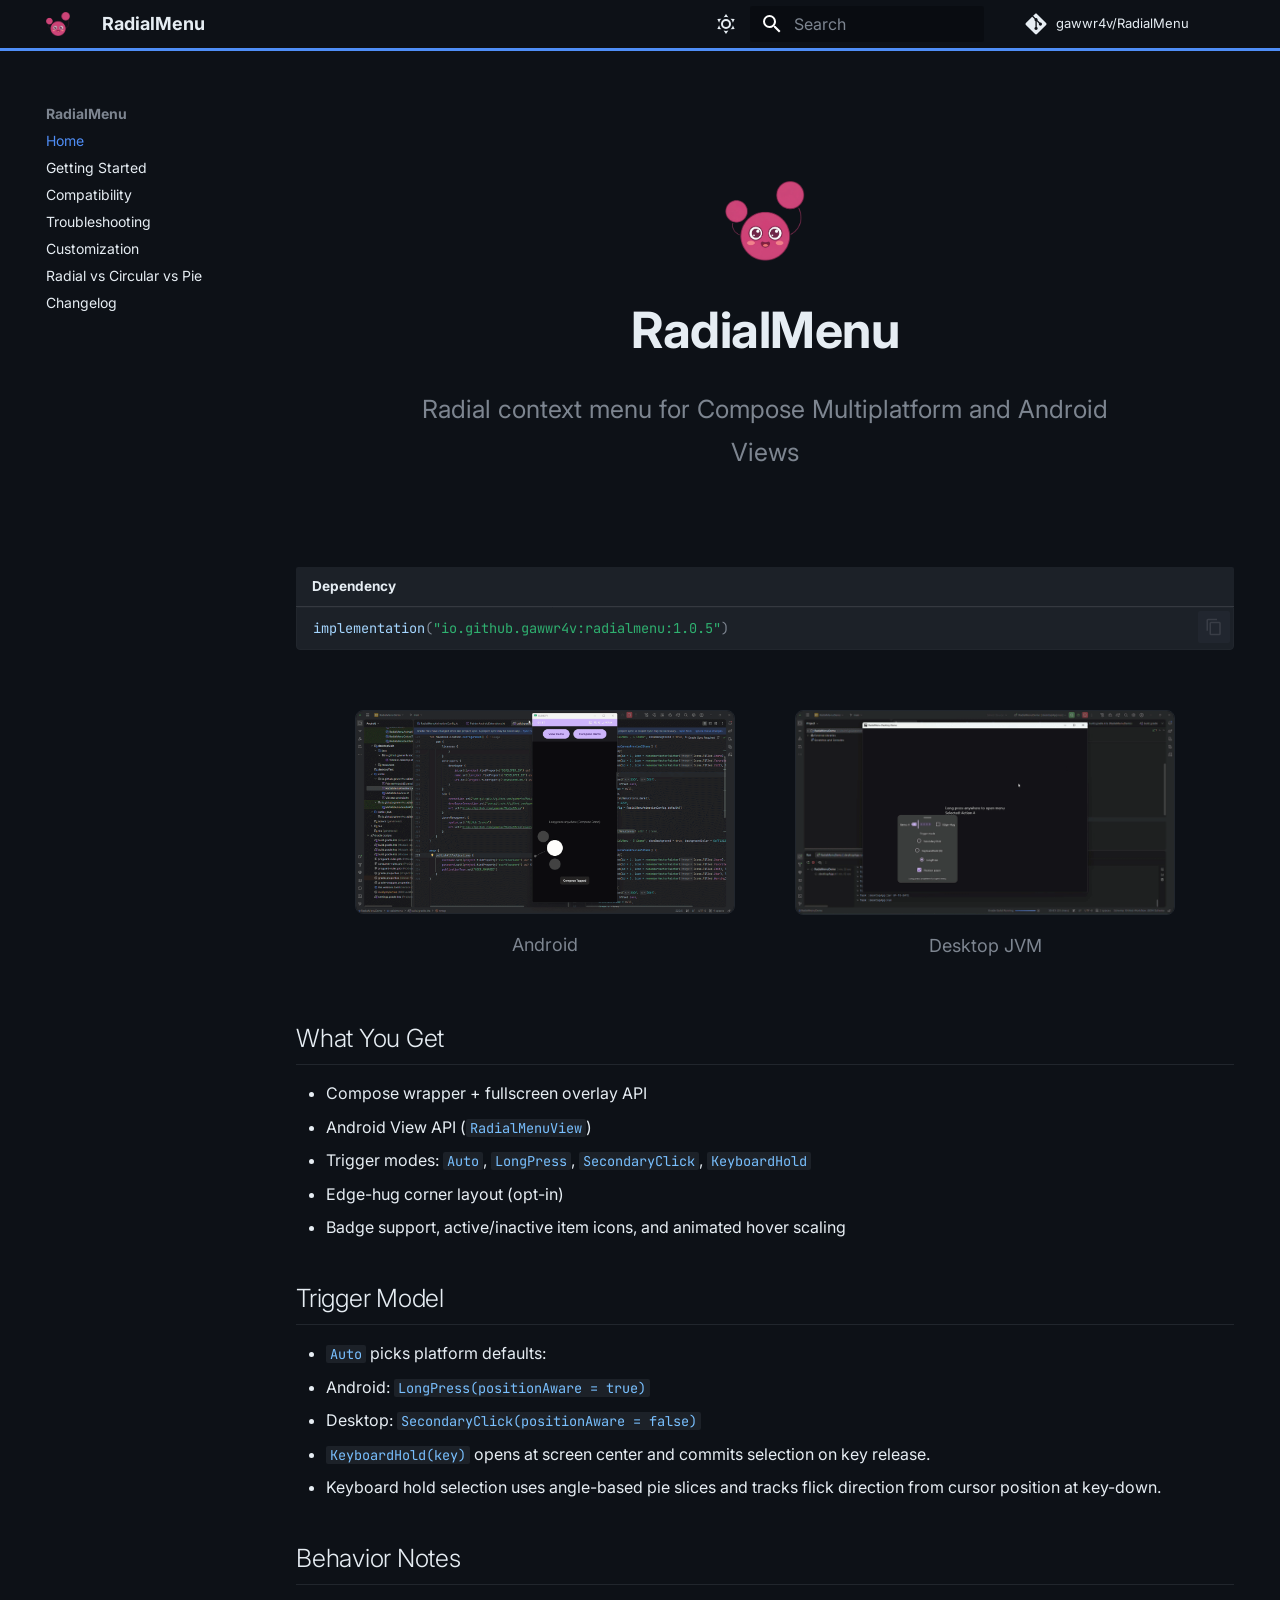
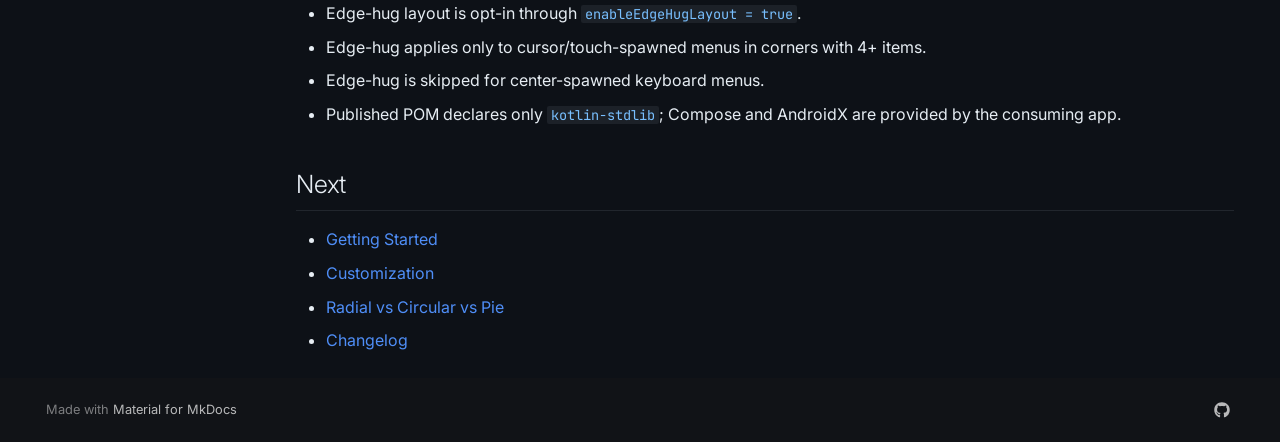
<file: site/index.html>
<!doctype html><html lang=en class=no-js> <head><meta charset=utf-8><meta name=viewport content="width=device-width,initial-scale=1"><meta name=description content="RadialMenu is a Kotlin Multiplatform radial, circular, and pie menu library for Compose Multiplatform and Android Views."><link href=https://gawwr4v.github.io/RadialMenu/ rel=canonical><link href=getting-started/ rel=next><link rel=icon href=assets/favicon.png><meta name=generator content="mkdocs-1.6.1, mkdocs-material-9.7.5"><title>RadialMenu - Radial Context Menu for Android and Desktop - RadialMenu</title><link rel=stylesheet href=assets/stylesheets/main.484c7ddc.min.css><link rel=stylesheet href=assets/stylesheets/palette.ab4e12ef.min.css><link rel=preconnect href=https://fonts.gstatic.com crossorigin><link rel=stylesheet href="https://fonts.googleapis.com/css?family=Inter:300,300i,400,400i,700,700i%7CJetBrains+Mono:400,400i,700,700i&display=fallback"><style>:root{--md-text-font:"Inter";--md-code-font:"JetBrains Mono"}</style><link rel=stylesheet href=stylesheets/custom.css><script>__md_scope=new URL(".",location),__md_hash=e=>[...e].reduce(((e,_)=>(e<<5)-e+_.charCodeAt(0)),0),__md_get=(e,_=localStorage,t=__md_scope)=>JSON.parse(_.getItem(t.pathname+"."+e)),__md_set=(e,_,t=localStorage,a=__md_scope)=>{try{t.setItem(a.pathname+"."+e,JSON.stringify(_))}catch(e){}}</script><script id=__analytics>function __md_analytics(){function e(){dataLayer.push(arguments)}window.dataLayer=window.dataLayer||[],e("js",new Date),e("config","G-LD029KLGPK"),document.addEventListener("DOMContentLoaded",(function(){document.forms.search&&document.forms.search.query.addEventListener("blur",(function(){this.value&&e("event","search",{search_term:this.value})}));document$.subscribe((function(){var t=document.forms.feedback;if(void 0!==t)for(var a of t.querySelectorAll("[type=submit]"))a.addEventListener("click",(function(a){a.preventDefault();var n=document.location.pathname,d=this.getAttribute("data-md-value");e("event","feedback",{page:n,data:d}),t.firstElementChild.disabled=!0;var r=t.querySelector(".md-feedback__note [data-md-value='"+d+"']");r&&(r.hidden=!1)})),t.hidden=!1})),location$.subscribe((function(t){e("config","G-LD029KLGPK",{page_path:t.pathname})}))}));var t=document.createElement("script");t.async=!0,t.src="https://www.googletagmanager.com/gtag/js?id=G-LD029KLGPK",document.getElementById("__analytics").insertAdjacentElement("afterEnd",t)}</script><script>"undefined"!=typeof __md_analytics&&__md_analytics()</script></head> <body dir=ltr data-md-color-scheme=slate data-md-color-primary=custom data-md-color-accent=custom> <input class=md-toggle data-md-toggle=drawer type=checkbox id=__drawer autocomplete=off> <input class=md-toggle data-md-toggle=search type=checkbox id=__search autocomplete=off> <label class=md-overlay for=__drawer></label> <div data-md-component=skip> <a href=#what-you-get class=md-skip> Skip to content </a> </div> <div data-md-component=announce> </div> <header class="md-header md-header--shadow" data-md-component=header> <nav class="md-header__inner md-grid" aria-label=Header> <a href=. title=RadialMenu class="md-header__button md-logo" aria-label=RadialMenu data-md-component=logo> <img src=assets/radialMenuLogo.png alt=logo> </a> <label class="md-header__button md-icon" for=__drawer> <svg xmlns=http://www.w3.org/2000/svg viewbox="0 0 24 24"><path d="M3 6h18v2H3zm0 5h18v2H3zm0 5h18v2H3z"/></svg> </label> <div class=md-header__title data-md-component=header-title> <div class=md-header__ellipsis> <div class=md-header__topic> <span class=md-ellipsis> RadialMenu </span> </div> <div class=md-header__topic data-md-component=header-topic> <span class=md-ellipsis> RadialMenu - Radial Context Menu for Android and Desktop </span> </div> </div> </div> <form class=md-header__option data-md-component=palette> <input class=md-option data-md-color-media data-md-color-scheme=slate data-md-color-primary=custom data-md-color-accent=custom aria-label="Switch to light mode" type=radio name=__palette id=__palette_0> <label class="md-header__button md-icon" title="Switch to light mode" for=__palette_1 hidden> <svg xmlns=http://www.w3.org/2000/svg viewbox="0 0 24 24"><path d="M12 7a5 5 0 0 1 5 5 5 5 0 0 1-5 5 5 5 0 0 1-5-5 5 5 0 0 1 5-5m0 2a3 3 0 0 0-3 3 3 3 0 0 0 3 3 3 3 0 0 0 3-3 3 3 0 0 0-3-3m0-7 2.39 3.42C13.65 5.15 12.84 5 12 5s-1.65.15-2.39.42zM3.34 7l4.16-.35A7.2 7.2 0 0 0 5.94 8.5c-.44.74-.69 1.5-.83 2.29zm.02 10 1.76-3.77a7.131 7.131 0 0 0 2.38 4.14zM20.65 7l-1.77 3.79a7.02 7.02 0 0 0-2.38-4.15zm-.01 10-4.14.36c.59-.51 1.12-1.14 1.54-1.86.42-.73.69-1.5.83-2.29zM12 22l-2.41-3.44c.74.27 1.55.44 2.41.44.82 0 1.63-.17 2.37-.44z"/></svg> </label> <input class=md-option data-md-color-media data-md-color-scheme=default data-md-color-primary=custom data-md-color-accent=custom aria-label="Switch to dark mode" type=radio name=__palette id=__palette_1> <label class="md-header__button md-icon" title="Switch to dark mode" for=__palette_0 hidden> <svg xmlns=http://www.w3.org/2000/svg viewbox="0 0 24 24"><path d="m17.75 4.09-2.53 1.94.91 3.06-2.63-1.81-2.63 1.81.91-3.06-2.53-1.94L12.44 4l1.06-3 1.06 3zm3.5 6.91-1.64 1.25.59 1.98-1.7-1.17-1.7 1.17.59-1.98L15.75 11l2.06-.05L18.5 9l.69 1.95zm-2.28 4.95c.83-.08 1.72 1.1 1.19 1.85-.32.45-.66.87-1.08 1.27C15.17 23 8.84 23 4.94 19.07c-3.91-3.9-3.91-10.24 0-14.14.4-.4.82-.76 1.27-1.08.75-.53 1.93.36 1.85 1.19-.27 2.86.69 5.83 2.89 8.02a9.96 9.96 0 0 0 8.02 2.89m-1.64 2.02a12.08 12.08 0 0 1-7.8-3.47c-2.17-2.19-3.33-5-3.49-7.82-2.81 3.14-2.7 7.96.31 10.98 3.02 3.01 7.84 3.12 10.98.31"/></svg> </label> </form> <script>var palette=__md_get("__palette");if(palette&&palette.color){if("(prefers-color-scheme)"===palette.color.media){var media=matchMedia("(prefers-color-scheme: light)"),input=document.querySelector(media.matches?"[data-md-color-media='(prefers-color-scheme: light)']":"[data-md-color-media='(prefers-color-scheme: dark)']");palette.color.media=input.getAttribute("data-md-color-media"),palette.color.scheme=input.getAttribute("data-md-color-scheme"),palette.color.primary=input.getAttribute("data-md-color-primary"),palette.color.accent=input.getAttribute("data-md-color-accent")}for(var[key,value]of Object.entries(palette.color))document.body.setAttribute("data-md-color-"+key,value)}</script> <label class="md-header__button md-icon" for=__search> <svg xmlns=http://www.w3.org/2000/svg viewbox="0 0 24 24"><path d="M9.5 3A6.5 6.5 0 0 1 16 9.5c0 1.61-.59 3.09-1.56 4.23l.27.27h.79l5 5-1.5 1.5-5-5v-.79l-.27-.27A6.52 6.52 0 0 1 9.5 16 6.5 6.5 0 0 1 3 9.5 6.5 6.5 0 0 1 9.5 3m0 2C7 5 5 7 5 9.5S7 14 9.5 14 14 12 14 9.5 12 5 9.5 5"/></svg> </label> <div class=md-search data-md-component=search role=dialog> <label class=md-search__overlay for=__search></label> <div class=md-search__inner role=search> <form class=md-search__form name=search> <input type=text class=md-search__input name=query aria-label=Search placeholder=Search autocapitalize=off autocorrect=off autocomplete=off spellcheck=false data-md-component=search-query required> <label class="md-search__icon md-icon" for=__search> <svg xmlns=http://www.w3.org/2000/svg viewbox="0 0 24 24"><path d="M9.5 3A6.5 6.5 0 0 1 16 9.5c0 1.61-.59 3.09-1.56 4.23l.27.27h.79l5 5-1.5 1.5-5-5v-.79l-.27-.27A6.52 6.52 0 0 1 9.5 16 6.5 6.5 0 0 1 3 9.5 6.5 6.5 0 0 1 9.5 3m0 2C7 5 5 7 5 9.5S7 14 9.5 14 14 12 14 9.5 12 5 9.5 5"/></svg> <svg xmlns=http://www.w3.org/2000/svg viewbox="0 0 24 24"><path d="M20 11v2H8l5.5 5.5-1.42 1.42L4.16 12l7.92-7.92L13.5 5.5 8 11z"/></svg> </label> <nav class=md-search__options aria-label=Search> <button type=reset class="md-search__icon md-icon" title=Clear aria-label=Clear tabindex=-1> <svg xmlns=http://www.w3.org/2000/svg viewbox="0 0 24 24"><path d="M19 6.41 17.59 5 12 10.59 6.41 5 5 6.41 10.59 12 5 17.59 6.41 19 12 13.41 17.59 19 19 17.59 13.41 12z"/></svg> </button> </nav> <div class=md-search__suggest data-md-component=search-suggest></div> </form> <div class=md-search__output> <div class=md-search__scrollwrap tabindex=0 data-md-scrollfix> <div class=md-search-result data-md-component=search-result> <div class=md-search-result__meta> Initializing search </div> <ol class=md-search-result__list role=presentation></ol> </div> </div> </div> </div> </div> <div class=md-header__source> <a href=https://github.com/gawwr4v/RadialMenu title="Go to repository" class=md-source data-md-component=source> <div class="md-source__icon md-icon"> <svg xmlns=http://www.w3.org/2000/svg viewbox="0 0 448 512"><!-- Font Awesome Free 7.1.0 by @fontawesome - https://fontawesome.com License - https://fontawesome.com/license/free (Icons: CC BY 4.0, Fonts: SIL OFL 1.1, Code: MIT License) Copyright 2025 Fonticons, Inc.--><path d="M439.6 236.1 244 40.5c-5.4-5.5-12.8-8.5-20.4-8.5s-15 3-20.4 8.4L162.5 81l51.5 51.5c27.1-9.1 52.7 16.8 43.4 43.7l49.7 49.7c34.2-11.8 61.2 31 35.5 56.7-26.5 26.5-70.2-2.9-56-37.3L240.3 199v121.9c25.3 12.5 22.3 41.8 9.1 55-6.4 6.4-15.2 10.1-24.3 10.1s-17.8-3.6-24.3-10.1c-17.6-17.6-11.1-46.9 11.2-56v-123c-20.8-8.5-24.6-30.7-18.6-45L142.6 101 8.5 235.1C3 240.6 0 247.9 0 255.5s3 15 8.5 20.4l195.6 195.7c5.4 5.4 12.7 8.4 20.4 8.4s15-3 20.4-8.4l194.7-194.7c5.4-5.4 8.4-12.8 8.4-20.4s-3-15-8.4-20.4"/></svg> </div> <div class=md-source__repository> gawwr4v/RadialMenu </div> </a> </div> </nav> </header> <div class=md-container data-md-component=container> <main class=md-main data-md-component=main> <div class="md-main__inner md-grid"> <div class="md-sidebar md-sidebar--primary" data-md-component=sidebar data-md-type=navigation> <div class=md-sidebar__scrollwrap> <div class=md-sidebar__inner> <nav class="md-nav md-nav--primary" aria-label=Navigation data-md-level=0> <label class=md-nav__title for=__drawer> <a href=. title=RadialMenu class="md-nav__button md-logo" aria-label=RadialMenu data-md-component=logo> <img src=assets/radialMenuLogo.png alt=logo> </a> RadialMenu </label> <div class=md-nav__source> <a href=https://github.com/gawwr4v/RadialMenu title="Go to repository" class=md-source data-md-component=source> <div class="md-source__icon md-icon"> <svg xmlns=http://www.w3.org/2000/svg viewbox="0 0 448 512"><!-- Font Awesome Free 7.1.0 by @fontawesome - https://fontawesome.com License - https://fontawesome.com/license/free (Icons: CC BY 4.0, Fonts: SIL OFL 1.1, Code: MIT License) Copyright 2025 Fonticons, Inc.--><path d="M439.6 236.1 244 40.5c-5.4-5.5-12.8-8.5-20.4-8.5s-15 3-20.4 8.4L162.5 81l51.5 51.5c27.1-9.1 52.7 16.8 43.4 43.7l49.7 49.7c34.2-11.8 61.2 31 35.5 56.7-26.5 26.5-70.2-2.9-56-37.3L240.3 199v121.9c25.3 12.5 22.3 41.8 9.1 55-6.4 6.4-15.2 10.1-24.3 10.1s-17.8-3.6-24.3-10.1c-17.6-17.6-11.1-46.9 11.2-56v-123c-20.8-8.5-24.6-30.7-18.6-45L142.6 101 8.5 235.1C3 240.6 0 247.9 0 255.5s3 15 8.5 20.4l195.6 195.7c5.4 5.4 12.7 8.4 20.4 8.4s15-3 20.4-8.4l194.7-194.7c5.4-5.4 8.4-12.8 8.4-20.4s-3-15-8.4-20.4"/></svg> </div> <div class=md-source__repository> gawwr4v/RadialMenu </div> </a> </div> <ul class=md-nav__list data-md-scrollfix> <li class="md-nav__item md-nav__item--active"> <input class="md-nav__toggle md-toggle" type=checkbox id=__toc> <label class="md-nav__link md-nav__link--active" for=__toc> <span class=md-ellipsis> Home </span> <span class="md-nav__icon md-icon"></span> </label> <a href=. class="md-nav__link md-nav__link--active"> <span class=md-ellipsis> Home </span> </a> <nav class="md-nav md-nav--secondary" aria-label="On this page"> <label class=md-nav__title for=__toc> <span class="md-nav__icon md-icon"></span> On this page </label> <ul class=md-nav__list data-md-component=toc data-md-scrollfix> <li class=md-nav__item> <a href=#what-you-get class=md-nav__link> <span class=md-ellipsis> What You Get </span> </a> </li> <li class=md-nav__item> <a href=#trigger-model class=md-nav__link> <span class=md-ellipsis> Trigger Model </span> </a> </li> <li class=md-nav__item> <a href=#behavior-notes class=md-nav__link> <span class=md-ellipsis> Behavior Notes </span> </a> </li> <li class=md-nav__item> <a href=#next class=md-nav__link> <span class=md-ellipsis> Next </span> </a> </li> </ul> </nav> </li> <li class=md-nav__item> <a href=getting-started/ class=md-nav__link> <span class=md-ellipsis> Getting Started </span> </a> </li> <li class=md-nav__item> <a href=compatibility/ class=md-nav__link> <span class=md-ellipsis> Compatibility </span> </a> </li> <li class=md-nav__item> <a href=troubleshooting/ class=md-nav__link> <span class=md-ellipsis> Troubleshooting </span> </a> </li> <li class=md-nav__item> <a href=customization/ class=md-nav__link> <span class=md-ellipsis> Customization </span> </a> </li> <li class=md-nav__item> <a href=alternatives/ class=md-nav__link> <span class=md-ellipsis> Radial vs Circular vs Pie </span> </a> </li> <li class=md-nav__item> <a href=changelog/ class=md-nav__link> <span class=md-ellipsis> Changelog </span> </a> </li> </ul> </nav> </div> </div> </div> <div class="md-sidebar md-sidebar--secondary" data-md-component=sidebar data-md-type=toc hidden> <div class=md-sidebar__scrollwrap> <div class=md-sidebar__inner> <nav class="md-nav md-nav--secondary" aria-label="On this page"> <label class=md-nav__title for=__toc> <span class="md-nav__icon md-icon"></span> On this page </label> <ul class=md-nav__list data-md-component=toc data-md-scrollfix> <li class=md-nav__item> <a href=#what-you-get class=md-nav__link> <span class=md-ellipsis> What You Get </span> </a> </li> <li class=md-nav__item> <a href=#trigger-model class=md-nav__link> <span class=md-ellipsis> Trigger Model </span> </a> </li> <li class=md-nav__item> <a href=#behavior-notes class=md-nav__link> <span class=md-ellipsis> Behavior Notes </span> </a> </li> <li class=md-nav__item> <a href=#next class=md-nav__link> <span class=md-ellipsis> Next </span> </a> </li> </ul> </nav> </div> </div> </div> <div class=md-content data-md-component=content> <article class="md-content__inner md-typeset"> <div class=homepage-hero> <img src=assets/radialMenuLogo.png alt="RadialMenu logo" width=80 height=80> <h1>RadialMenu</h1> <p class=tagline>Radial context menu for Compose Multiplatform and Android Views</p> </div> <div class=highlight><span class=filename>Dependency</span><pre><span></span><code><a id=__codelineno-0-1 name=__codelineno-0-1 href=#__codelineno-0-1></a><span class=n>implementation</span><span class=p>(</span><span class=s>&quot;io.github.gawwr4v:radialmenu:1.0.5&quot;</span><span class=p>)</span>
</code></pre></div> <div align=center style="margin: 3rem 0; display: flex; justify-content: center; gap: 3rem; flex-wrap: wrap;"> <div style="text-align: center;"> <img src=assets/demo1.gif alt="RadialMenu on Android" width=380 style="border-radius: 8px; border: 1px solid var(--md-border-color); margin-bottom: 0.5rem;"> <div style="font-size: 0.9rem; color: var(--md-default-fg-color--light);">Android</div> </div> <div style="text-align: center;"> <img src=assets/demo2.gif alt="RadialMenu on Desktop" width=380 style="border-radius: 8px; border: 1px solid var(--md-border-color); margin-bottom: 0.5rem;"> <div style="font-size: 0.9rem; color: var(--md-default-fg-color--light);">Desktop JVM</div> </div> </div> <h2 id=what-you-get>What You Get<a class=headerlink href=#what-you-get title="Permanent link">&para;</a></h2> <ul> <li>Compose wrapper + fullscreen overlay API</li> <li>Android View API (<code>RadialMenuView</code>)</li> <li>Trigger modes: <code>Auto</code>, <code>LongPress</code>, <code>SecondaryClick</code>, <code>KeyboardHold</code></li> <li>Edge-hug corner layout (opt-in)</li> <li>Badge support, active/inactive item icons, and animated hover scaling</li> </ul> <h2 id=trigger-model>Trigger Model<a class=headerlink href=#trigger-model title="Permanent link">&para;</a></h2> <ul> <li><code>Auto</code> picks platform defaults:</li> <li>Android: <code>LongPress(positionAware = true)</code></li> <li>Desktop: <code>SecondaryClick(positionAware = false)</code></li> <li><code>KeyboardHold(key)</code> opens at screen center and commits selection on key release.</li> <li>Keyboard hold selection uses angle-based pie slices and tracks flick direction from cursor position at key-down.</li> </ul> <h2 id=behavior-notes>Behavior Notes<a class=headerlink href=#behavior-notes title="Permanent link">&para;</a></h2> <ul> <li>Edge-hug layout is opt-in through <code>enableEdgeHugLayout = true</code>.</li> <li>Edge-hug applies only to cursor/touch-spawned menus in corners with 4+ items.</li> <li>Edge-hug is skipped for center-spawned keyboard menus.</li> <li>Published POM declares only <code>kotlin-stdlib</code>; Compose and AndroidX are provided by the consuming app.</li> </ul> <h2 id=next>Next<a class=headerlink href=#next title="Permanent link">&para;</a></h2> <ul> <li><a href=getting-started/ >Getting Started</a></li> <li><a href=customization/ >Customization</a></li> <li><a href=alternatives/ >Radial vs Circular vs Pie</a></li> <li><a href=changelog/ >Changelog</a></li> </ul> </article> </div> <script>var tabs=__md_get("__tabs");if(Array.isArray(tabs))e:for(var set of document.querySelectorAll(".tabbed-set")){var labels=set.querySelector(".tabbed-labels");for(var tab of tabs)for(var label of labels.getElementsByTagName("label"))if(label.innerText.trim()===tab){var input=document.getElementById(label.htmlFor);input.checked=!0;continue e}}</script> <script>var target=document.getElementById(location.hash.slice(1));target&&target.name&&(target.checked=target.name.startsWith("__tabbed_"))</script> </div> <button type=button class="md-top md-icon" data-md-component=top hidden> <svg xmlns=http://www.w3.org/2000/svg viewbox="0 0 24 24"><path d="M13 20h-2V8l-5.5 5.5-1.42-1.42L12 4.16l7.92 7.92-1.42 1.42L13 8z"/></svg> Back to top </button> </main> <footer class=md-footer> <div class="md-footer-meta md-typeset"> <div class="md-footer-meta__inner md-grid"> <div class=md-copyright> Made with <a href=https://squidfunk.github.io/mkdocs-material/ target=_blank rel=noopener> Material for MkDocs </a> </div> <div class=md-social> <a href=https://github.com/gawwr4v/RadialMenu target=_blank rel=noopener title=github.com class=md-social__link> <svg xmlns=http://www.w3.org/2000/svg viewbox="0 0 512 512"><!-- Font Awesome Free 7.1.0 by @fontawesome - https://fontawesome.com License - https://fontawesome.com/license/free (Icons: CC BY 4.0, Fonts: SIL OFL 1.1, Code: MIT License) Copyright 2025 Fonticons, Inc.--><path d="M173.9 397.4c0 2-2.3 3.6-5.2 3.6-3.3.3-5.6-1.3-5.6-3.6 0-2 2.3-3.6 5.2-3.6 3-.3 5.6 1.3 5.6 3.6m-31.1-4.5c-.7 2 1.3 4.3 4.3 4.9 2.6 1 5.6 0 6.2-2s-1.3-4.3-4.3-5.2c-2.6-.7-5.5.3-6.2 2.3m44.2-1.7c-2.9.7-4.9 2.6-4.6 4.9.3 2 2.9 3.3 5.9 2.6 2.9-.7 4.9-2.6 4.6-4.6-.3-1.9-3-3.2-5.9-2.9M252.8 8C114.1 8 8 113.3 8 252c0 110.9 69.8 205.8 169.5 239.2 12.8 2.3 17.3-5.6 17.3-12.1 0-6.2-.3-40.4-.3-61.4 0 0-70 15-84.7-29.8 0 0-11.4-29.1-27.8-36.6 0 0-22.9-15.7 1.6-15.4 0 0 24.9 2 38.6 25.8 21.9 38.6 58.6 27.5 72.9 20.9 2.3-16 8.8-27.1 16-33.7-55.9-6.2-112.3-14.3-112.3-110.5 0-27.5 7.6-41.3 23.6-58.9-2.6-6.5-11.1-33.3 2.6-67.9 20.9-6.5 69 27 69 27 20-5.6 41.5-8.5 62.8-8.5s42.8 2.9 62.8 8.5c0 0 48.1-33.6 69-27 13.7 34.7 5.2 61.4 2.6 67.9 16 17.7 25.8 31.5 25.8 58.9 0 96.5-58.9 104.2-114.8 110.5 9.2 7.9 17 22.9 17 46.4 0 33.7-.3 75.4-.3 83.6 0 6.5 4.6 14.4 17.3 12.1C436.2 457.8 504 362.9 504 252 504 113.3 391.5 8 252.8 8M105.2 352.9c-1.3 1-1 3.3.7 5.2 1.6 1.6 3.9 2.3 5.2 1 1.3-1 1-3.3-.7-5.2-1.6-1.6-3.9-2.3-5.2-1m-10.8-8.1c-.7 1.3.3 2.9 2.3 3.9 1.6 1 3.6.7 4.3-.7.7-1.3-.3-2.9-2.3-3.9-2-.6-3.6-.3-4.3.7m32.4 35.6c-1.6 1.3-1 4.3 1.3 6.2 2.3 2.3 5.2 2.6 6.5 1 1.3-1.3.7-4.3-1.3-6.2-2.2-2.3-5.2-2.6-6.5-1m-11.4-14.7c-1.6 1-1.6 3.6 0 5.9s4.3 3.3 5.6 2.3c1.6-1.3 1.6-3.9 0-6.2-1.4-2.3-4-3.3-5.6-2"/></svg> </a> </div> </div> </div> </footer> </div> <div class=md-dialog data-md-component=dialog> <div class="md-dialog__inner md-typeset"></div> </div> <script id=__config type=application/json>{"annotate": null, "base": ".", "features": ["navigation.instant", "navigation.tracking", "navigation.top", "search.highlight", "search.suggest", "content.code.copy", "content.tabs.link"], "search": "assets/javascripts/workers/search.2c215733.min.js", "tags": null, "translations": {"clipboard.copied": "Copied to clipboard", "clipboard.copy": "Copy to clipboard", "search.result.more.one": "1 more on this page", "search.result.more.other": "# more on this page", "search.result.none": "No matching documents", "search.result.one": "1 matching document", "search.result.other": "# matching documents", "search.result.placeholder": "Type to start searching", "search.result.term.missing": "Missing", "select.version": "Select version"}, "version": null}</script> <script src=assets/javascripts/bundle.79ae519e.min.js></script> </body> </html>
</file>
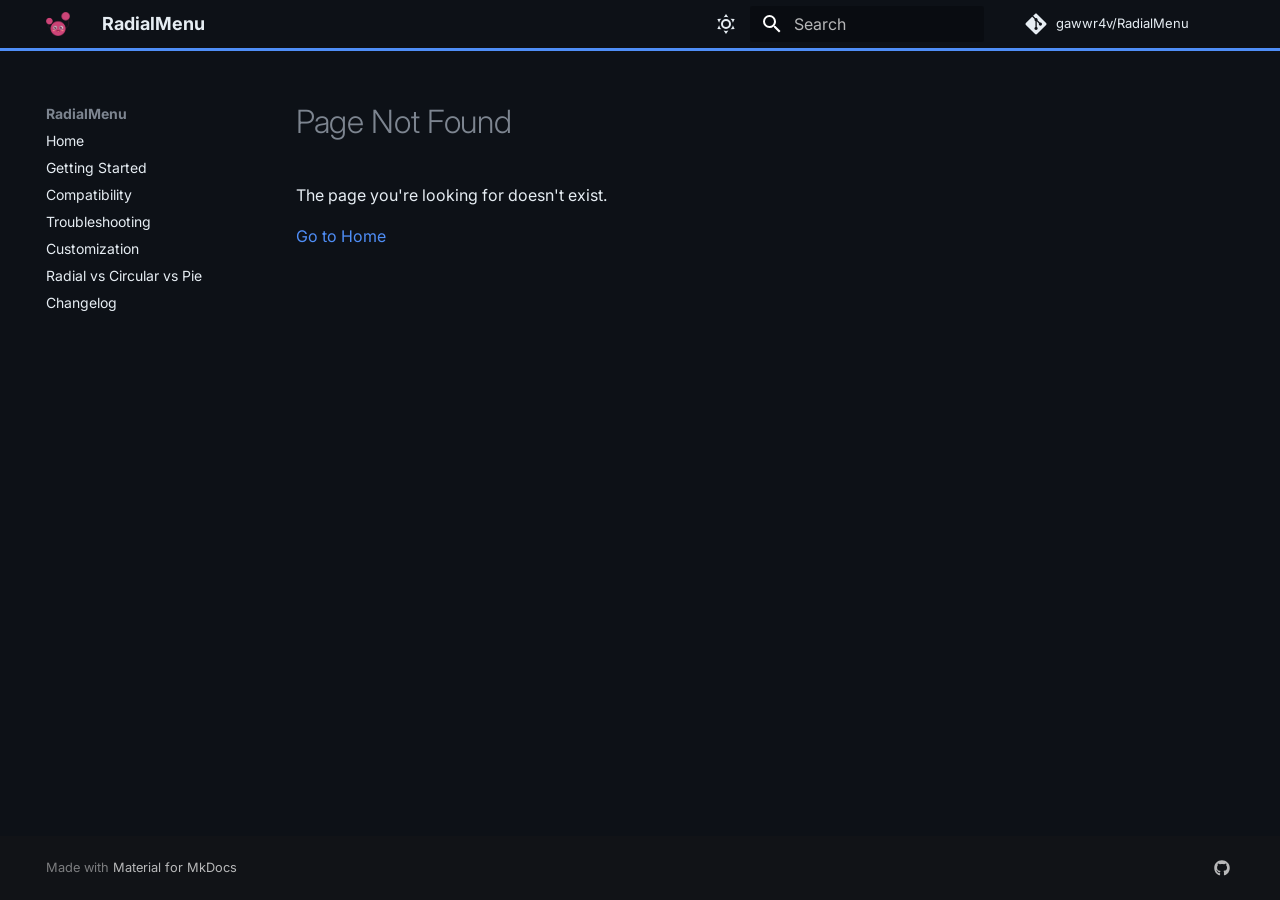
<file: site/404/index.html>
<!doctype html><html lang=en class=no-js> <head><meta charset=utf-8><meta name=viewport content="width=device-width,initial-scale=1"><meta name=description content="RadialMenu is a Kotlin Multiplatform radial, circular, and pie menu library for Compose Multiplatform and Android Views."><link href=https://gawwr4v.github.io/RadialMenu/404/ rel=canonical><link rel=icon href=../assets/favicon.png><meta name=generator content="mkdocs-1.6.1, mkdocs-material-9.7.5"><title>Page Not Found - RadialMenu</title><link rel=stylesheet href=../assets/stylesheets/main.484c7ddc.min.css><link rel=stylesheet href=../assets/stylesheets/palette.ab4e12ef.min.css><link rel=preconnect href=https://fonts.gstatic.com crossorigin><link rel=stylesheet href="https://fonts.googleapis.com/css?family=Inter:300,300i,400,400i,700,700i%7CJetBrains+Mono:400,400i,700,700i&display=fallback"><style>:root{--md-text-font:"Inter";--md-code-font:"JetBrains Mono"}</style><link rel=stylesheet href=../stylesheets/custom.css><script>__md_scope=new URL("..",location),__md_hash=e=>[...e].reduce(((e,_)=>(e<<5)-e+_.charCodeAt(0)),0),__md_get=(e,_=localStorage,t=__md_scope)=>JSON.parse(_.getItem(t.pathname+"."+e)),__md_set=(e,_,t=localStorage,a=__md_scope)=>{try{t.setItem(a.pathname+"."+e,JSON.stringify(_))}catch(e){}}</script><script id=__analytics>function __md_analytics(){function e(){dataLayer.push(arguments)}window.dataLayer=window.dataLayer||[],e("js",new Date),e("config","G-LD029KLGPK"),document.addEventListener("DOMContentLoaded",(function(){document.forms.search&&document.forms.search.query.addEventListener("blur",(function(){this.value&&e("event","search",{search_term:this.value})}));document$.subscribe((function(){var t=document.forms.feedback;if(void 0!==t)for(var a of t.querySelectorAll("[type=submit]"))a.addEventListener("click",(function(a){a.preventDefault();var n=document.location.pathname,d=this.getAttribute("data-md-value");e("event","feedback",{page:n,data:d}),t.firstElementChild.disabled=!0;var r=t.querySelector(".md-feedback__note [data-md-value='"+d+"']");r&&(r.hidden=!1)})),t.hidden=!1})),location$.subscribe((function(t){e("config","G-LD029KLGPK",{page_path:t.pathname})}))}));var t=document.createElement("script");t.async=!0,t.src="https://www.googletagmanager.com/gtag/js?id=G-LD029KLGPK",document.getElementById("__analytics").insertAdjacentElement("afterEnd",t)}</script><script>"undefined"!=typeof __md_analytics&&__md_analytics()</script></head> <body dir=ltr data-md-color-scheme=slate data-md-color-primary=custom data-md-color-accent=custom> <input class=md-toggle data-md-toggle=drawer type=checkbox id=__drawer autocomplete=off> <input class=md-toggle data-md-toggle=search type=checkbox id=__search autocomplete=off> <label class=md-overlay for=__drawer></label> <div data-md-component=skip> <a href=#page-not-found class=md-skip> Skip to content </a> </div> <div data-md-component=announce> </div> <header class="md-header md-header--shadow" data-md-component=header> <nav class="md-header__inner md-grid" aria-label=Header> <a href=.. title=RadialMenu class="md-header__button md-logo" aria-label=RadialMenu data-md-component=logo> <img src=../assets/radialMenuLogo.png alt=logo> </a> <label class="md-header__button md-icon" for=__drawer> <svg xmlns=http://www.w3.org/2000/svg viewbox="0 0 24 24"><path d="M3 6h18v2H3zm0 5h18v2H3zm0 5h18v2H3z"/></svg> </label> <div class=md-header__title data-md-component=header-title> <div class=md-header__ellipsis> <div class=md-header__topic> <span class=md-ellipsis> RadialMenu </span> </div> <div class=md-header__topic data-md-component=header-topic> <span class=md-ellipsis> Page Not Found </span> </div> </div> </div> <form class=md-header__option data-md-component=palette> <input class=md-option data-md-color-media data-md-color-scheme=slate data-md-color-primary=custom data-md-color-accent=custom aria-label="Switch to light mode" type=radio name=__palette id=__palette_0> <label class="md-header__button md-icon" title="Switch to light mode" for=__palette_1 hidden> <svg xmlns=http://www.w3.org/2000/svg viewbox="0 0 24 24"><path d="M12 7a5 5 0 0 1 5 5 5 5 0 0 1-5 5 5 5 0 0 1-5-5 5 5 0 0 1 5-5m0 2a3 3 0 0 0-3 3 3 3 0 0 0 3 3 3 3 0 0 0 3-3 3 3 0 0 0-3-3m0-7 2.39 3.42C13.65 5.15 12.84 5 12 5s-1.65.15-2.39.42zM3.34 7l4.16-.35A7.2 7.2 0 0 0 5.94 8.5c-.44.74-.69 1.5-.83 2.29zm.02 10 1.76-3.77a7.131 7.131 0 0 0 2.38 4.14zM20.65 7l-1.77 3.79a7.02 7.02 0 0 0-2.38-4.15zm-.01 10-4.14.36c.59-.51 1.12-1.14 1.54-1.86.42-.73.69-1.5.83-2.29zM12 22l-2.41-3.44c.74.27 1.55.44 2.41.44.82 0 1.63-.17 2.37-.44z"/></svg> </label> <input class=md-option data-md-color-media data-md-color-scheme=default data-md-color-primary=custom data-md-color-accent=custom aria-label="Switch to dark mode" type=radio name=__palette id=__palette_1> <label class="md-header__button md-icon" title="Switch to dark mode" for=__palette_0 hidden> <svg xmlns=http://www.w3.org/2000/svg viewbox="0 0 24 24"><path d="m17.75 4.09-2.53 1.94.91 3.06-2.63-1.81-2.63 1.81.91-3.06-2.53-1.94L12.44 4l1.06-3 1.06 3zm3.5 6.91-1.64 1.25.59 1.98-1.7-1.17-1.7 1.17.59-1.98L15.75 11l2.06-.05L18.5 9l.69 1.95zm-2.28 4.95c.83-.08 1.72 1.1 1.19 1.85-.32.45-.66.87-1.08 1.27C15.17 23 8.84 23 4.94 19.07c-3.91-3.9-3.91-10.24 0-14.14.4-.4.82-.76 1.27-1.08.75-.53 1.93.36 1.85 1.19-.27 2.86.69 5.83 2.89 8.02a9.96 9.96 0 0 0 8.02 2.89m-1.64 2.02a12.08 12.08 0 0 1-7.8-3.47c-2.17-2.19-3.33-5-3.49-7.82-2.81 3.14-2.7 7.96.31 10.98 3.02 3.01 7.84 3.12 10.98.31"/></svg> </label> </form> <script>var palette=__md_get("__palette");if(palette&&palette.color){if("(prefers-color-scheme)"===palette.color.media){var media=matchMedia("(prefers-color-scheme: light)"),input=document.querySelector(media.matches?"[data-md-color-media='(prefers-color-scheme: light)']":"[data-md-color-media='(prefers-color-scheme: dark)']");palette.color.media=input.getAttribute("data-md-color-media"),palette.color.scheme=input.getAttribute("data-md-color-scheme"),palette.color.primary=input.getAttribute("data-md-color-primary"),palette.color.accent=input.getAttribute("data-md-color-accent")}for(var[key,value]of Object.entries(palette.color))document.body.setAttribute("data-md-color-"+key,value)}</script> <label class="md-header__button md-icon" for=__search> <svg xmlns=http://www.w3.org/2000/svg viewbox="0 0 24 24"><path d="M9.5 3A6.5 6.5 0 0 1 16 9.5c0 1.61-.59 3.09-1.56 4.23l.27.27h.79l5 5-1.5 1.5-5-5v-.79l-.27-.27A6.52 6.52 0 0 1 9.5 16 6.5 6.5 0 0 1 3 9.5 6.5 6.5 0 0 1 9.5 3m0 2C7 5 5 7 5 9.5S7 14 9.5 14 14 12 14 9.5 12 5 9.5 5"/></svg> </label> <div class=md-search data-md-component=search role=dialog> <label class=md-search__overlay for=__search></label> <div class=md-search__inner role=search> <form class=md-search__form name=search> <input type=text class=md-search__input name=query aria-label=Search placeholder=Search autocapitalize=off autocorrect=off autocomplete=off spellcheck=false data-md-component=search-query required> <label class="md-search__icon md-icon" for=__search> <svg xmlns=http://www.w3.org/2000/svg viewbox="0 0 24 24"><path d="M9.5 3A6.5 6.5 0 0 1 16 9.5c0 1.61-.59 3.09-1.56 4.23l.27.27h.79l5 5-1.5 1.5-5-5v-.79l-.27-.27A6.52 6.52 0 0 1 9.5 16 6.5 6.5 0 0 1 3 9.5 6.5 6.5 0 0 1 9.5 3m0 2C7 5 5 7 5 9.5S7 14 9.5 14 14 12 14 9.5 12 5 9.5 5"/></svg> <svg xmlns=http://www.w3.org/2000/svg viewbox="0 0 24 24"><path d="M20 11v2H8l5.5 5.5-1.42 1.42L4.16 12l7.92-7.92L13.5 5.5 8 11z"/></svg> </label> <nav class=md-search__options aria-label=Search> <button type=reset class="md-search__icon md-icon" title=Clear aria-label=Clear tabindex=-1> <svg xmlns=http://www.w3.org/2000/svg viewbox="0 0 24 24"><path d="M19 6.41 17.59 5 12 10.59 6.41 5 5 6.41 10.59 12 5 17.59 6.41 19 12 13.41 17.59 19 19 17.59 13.41 12z"/></svg> </button> </nav> <div class=md-search__suggest data-md-component=search-suggest></div> </form> <div class=md-search__output> <div class=md-search__scrollwrap tabindex=0 data-md-scrollfix> <div class=md-search-result data-md-component=search-result> <div class=md-search-result__meta> Initializing search </div> <ol class=md-search-result__list role=presentation></ol> </div> </div> </div> </div> </div> <div class=md-header__source> <a href=https://github.com/gawwr4v/RadialMenu title="Go to repository" class=md-source data-md-component=source> <div class="md-source__icon md-icon"> <svg xmlns=http://www.w3.org/2000/svg viewbox="0 0 448 512"><!-- Font Awesome Free 7.1.0 by @fontawesome - https://fontawesome.com License - https://fontawesome.com/license/free (Icons: CC BY 4.0, Fonts: SIL OFL 1.1, Code: MIT License) Copyright 2025 Fonticons, Inc.--><path d="M439.6 236.1 244 40.5c-5.4-5.5-12.8-8.5-20.4-8.5s-15 3-20.4 8.4L162.5 81l51.5 51.5c27.1-9.1 52.7 16.8 43.4 43.7l49.7 49.7c34.2-11.8 61.2 31 35.5 56.7-26.5 26.5-70.2-2.9-56-37.3L240.3 199v121.9c25.3 12.5 22.3 41.8 9.1 55-6.4 6.4-15.2 10.1-24.3 10.1s-17.8-3.6-24.3-10.1c-17.6-17.6-11.1-46.9 11.2-56v-123c-20.8-8.5-24.6-30.7-18.6-45L142.6 101 8.5 235.1C3 240.6 0 247.9 0 255.5s3 15 8.5 20.4l195.6 195.7c5.4 5.4 12.7 8.4 20.4 8.4s15-3 20.4-8.4l194.7-194.7c5.4-5.4 8.4-12.8 8.4-20.4s-3-15-8.4-20.4"/></svg> </div> <div class=md-source__repository> gawwr4v/RadialMenu </div> </a> </div> </nav> </header> <div class=md-container data-md-component=container> <main class=md-main data-md-component=main> <div class="md-main__inner md-grid"> <div class="md-sidebar md-sidebar--primary" data-md-component=sidebar data-md-type=navigation> <div class=md-sidebar__scrollwrap> <div class=md-sidebar__inner> <nav class="md-nav md-nav--primary" aria-label=Navigation data-md-level=0> <label class=md-nav__title for=__drawer> <a href=.. title=RadialMenu class="md-nav__button md-logo" aria-label=RadialMenu data-md-component=logo> <img src=../assets/radialMenuLogo.png alt=logo> </a> RadialMenu </label> <div class=md-nav__source> <a href=https://github.com/gawwr4v/RadialMenu title="Go to repository" class=md-source data-md-component=source> <div class="md-source__icon md-icon"> <svg xmlns=http://www.w3.org/2000/svg viewbox="0 0 448 512"><!-- Font Awesome Free 7.1.0 by @fontawesome - https://fontawesome.com License - https://fontawesome.com/license/free (Icons: CC BY 4.0, Fonts: SIL OFL 1.1, Code: MIT License) Copyright 2025 Fonticons, Inc.--><path d="M439.6 236.1 244 40.5c-5.4-5.5-12.8-8.5-20.4-8.5s-15 3-20.4 8.4L162.5 81l51.5 51.5c27.1-9.1 52.7 16.8 43.4 43.7l49.7 49.7c34.2-11.8 61.2 31 35.5 56.7-26.5 26.5-70.2-2.9-56-37.3L240.3 199v121.9c25.3 12.5 22.3 41.8 9.1 55-6.4 6.4-15.2 10.1-24.3 10.1s-17.8-3.6-24.3-10.1c-17.6-17.6-11.1-46.9 11.2-56v-123c-20.8-8.5-24.6-30.7-18.6-45L142.6 101 8.5 235.1C3 240.6 0 247.9 0 255.5s3 15 8.5 20.4l195.6 195.7c5.4 5.4 12.7 8.4 20.4 8.4s15-3 20.4-8.4l194.7-194.7c5.4-5.4 8.4-12.8 8.4-20.4s-3-15-8.4-20.4"/></svg> </div> <div class=md-source__repository> gawwr4v/RadialMenu </div> </a> </div> <ul class=md-nav__list data-md-scrollfix> <li class=md-nav__item> <a href=.. class=md-nav__link> <span class=md-ellipsis> Home </span> </a> </li> <li class=md-nav__item> <a href=../getting-started/ class=md-nav__link> <span class=md-ellipsis> Getting Started </span> </a> </li> <li class=md-nav__item> <a href=../compatibility/ class=md-nav__link> <span class=md-ellipsis> Compatibility </span> </a> </li> <li class=md-nav__item> <a href=../troubleshooting/ class=md-nav__link> <span class=md-ellipsis> Troubleshooting </span> </a> </li> <li class=md-nav__item> <a href=../customization/ class=md-nav__link> <span class=md-ellipsis> Customization </span> </a> </li> <li class=md-nav__item> <a href=../alternatives/ class=md-nav__link> <span class=md-ellipsis> Radial vs Circular vs Pie </span> </a> </li> <li class=md-nav__item> <a href=../changelog/ class=md-nav__link> <span class=md-ellipsis> Changelog </span> </a> </li> </ul> </nav> </div> </div> </div> <div class="md-sidebar md-sidebar--secondary" data-md-component=sidebar data-md-type=toc> <div class=md-sidebar__scrollwrap> <div class=md-sidebar__inner> <nav class="md-nav md-nav--secondary" aria-label="On this page"> </nav> </div> </div> </div> <div class=md-content data-md-component=content> <article class="md-content__inner md-typeset"> <h1 id=page-not-found>Page Not Found<a class=headerlink href=#page-not-found title="Permanent link">&para;</a></h1> <p>The page you're looking for doesn't exist.</p> <p><a href=../ >Go to Home</a></p> </article> </div> <script>var tabs=__md_get("__tabs");if(Array.isArray(tabs))e:for(var set of document.querySelectorAll(".tabbed-set")){var labels=set.querySelector(".tabbed-labels");for(var tab of tabs)for(var label of labels.getElementsByTagName("label"))if(label.innerText.trim()===tab){var input=document.getElementById(label.htmlFor);input.checked=!0;continue e}}</script> <script>var target=document.getElementById(location.hash.slice(1));target&&target.name&&(target.checked=target.name.startsWith("__tabbed_"))</script> </div> <button type=button class="md-top md-icon" data-md-component=top hidden> <svg xmlns=http://www.w3.org/2000/svg viewbox="0 0 24 24"><path d="M13 20h-2V8l-5.5 5.5-1.42-1.42L12 4.16l7.92 7.92-1.42 1.42L13 8z"/></svg> Back to top </button> </main> <footer class=md-footer> <div class="md-footer-meta md-typeset"> <div class="md-footer-meta__inner md-grid"> <div class=md-copyright> Made with <a href=https://squidfunk.github.io/mkdocs-material/ target=_blank rel=noopener> Material for MkDocs </a> </div> <div class=md-social> <a href=https://github.com/gawwr4v/RadialMenu target=_blank rel=noopener title=github.com class=md-social__link> <svg xmlns=http://www.w3.org/2000/svg viewbox="0 0 512 512"><!-- Font Awesome Free 7.1.0 by @fontawesome - https://fontawesome.com License - https://fontawesome.com/license/free (Icons: CC BY 4.0, Fonts: SIL OFL 1.1, Code: MIT License) Copyright 2025 Fonticons, Inc.--><path d="M173.9 397.4c0 2-2.3 3.6-5.2 3.6-3.3.3-5.6-1.3-5.6-3.6 0-2 2.3-3.6 5.2-3.6 3-.3 5.6 1.3 5.6 3.6m-31.1-4.5c-.7 2 1.3 4.3 4.3 4.9 2.6 1 5.6 0 6.2-2s-1.3-4.3-4.3-5.2c-2.6-.7-5.5.3-6.2 2.3m44.2-1.7c-2.9.7-4.9 2.6-4.6 4.9.3 2 2.9 3.3 5.9 2.6 2.9-.7 4.9-2.6 4.6-4.6-.3-1.9-3-3.2-5.9-2.9M252.8 8C114.1 8 8 113.3 8 252c0 110.9 69.8 205.8 169.5 239.2 12.8 2.3 17.3-5.6 17.3-12.1 0-6.2-.3-40.4-.3-61.4 0 0-70 15-84.7-29.8 0 0-11.4-29.1-27.8-36.6 0 0-22.9-15.7 1.6-15.4 0 0 24.9 2 38.6 25.8 21.9 38.6 58.6 27.5 72.9 20.9 2.3-16 8.8-27.1 16-33.7-55.9-6.2-112.3-14.3-112.3-110.5 0-27.5 7.6-41.3 23.6-58.9-2.6-6.5-11.1-33.3 2.6-67.9 20.9-6.5 69 27 69 27 20-5.6 41.5-8.5 62.8-8.5s42.8 2.9 62.8 8.5c0 0 48.1-33.6 69-27 13.7 34.7 5.2 61.4 2.6 67.9 16 17.7 25.8 31.5 25.8 58.9 0 96.5-58.9 104.2-114.8 110.5 9.2 7.9 17 22.9 17 46.4 0 33.7-.3 75.4-.3 83.6 0 6.5 4.6 14.4 17.3 12.1C436.2 457.8 504 362.9 504 252 504 113.3 391.5 8 252.8 8M105.2 352.9c-1.3 1-1 3.3.7 5.2 1.6 1.6 3.9 2.3 5.2 1 1.3-1 1-3.3-.7-5.2-1.6-1.6-3.9-2.3-5.2-1m-10.8-8.1c-.7 1.3.3 2.9 2.3 3.9 1.6 1 3.6.7 4.3-.7.7-1.3-.3-2.9-2.3-3.9-2-.6-3.6-.3-4.3.7m32.4 35.6c-1.6 1.3-1 4.3 1.3 6.2 2.3 2.3 5.2 2.6 6.5 1 1.3-1.3.7-4.3-1.3-6.2-2.2-2.3-5.2-2.6-6.5-1m-11.4-14.7c-1.6 1-1.6 3.6 0 5.9s4.3 3.3 5.6 2.3c1.6-1.3 1.6-3.9 0-6.2-1.4-2.3-4-3.3-5.6-2"/></svg> </a> </div> </div> </div> </footer> </div> <div class=md-dialog data-md-component=dialog> <div class="md-dialog__inner md-typeset"></div> </div> <script id=__config type=application/json>{"annotate": null, "base": "..", "features": ["navigation.instant", "navigation.tracking", "navigation.top", "search.highlight", "search.suggest", "content.code.copy", "content.tabs.link"], "search": "../assets/javascripts/workers/search.2c215733.min.js", "tags": null, "translations": {"clipboard.copied": "Copied to clipboard", "clipboard.copy": "Copy to clipboard", "search.result.more.one": "1 more on this page", "search.result.more.other": "# more on this page", "search.result.none": "No matching documents", "search.result.one": "1 matching document", "search.result.other": "# matching documents", "search.result.placeholder": "Type to start searching", "search.result.term.missing": "Missing", "select.version": "Select version"}, "version": null}</script> <script src=../assets/javascripts/bundle.79ae519e.min.js></script> </body> </html>
</file>
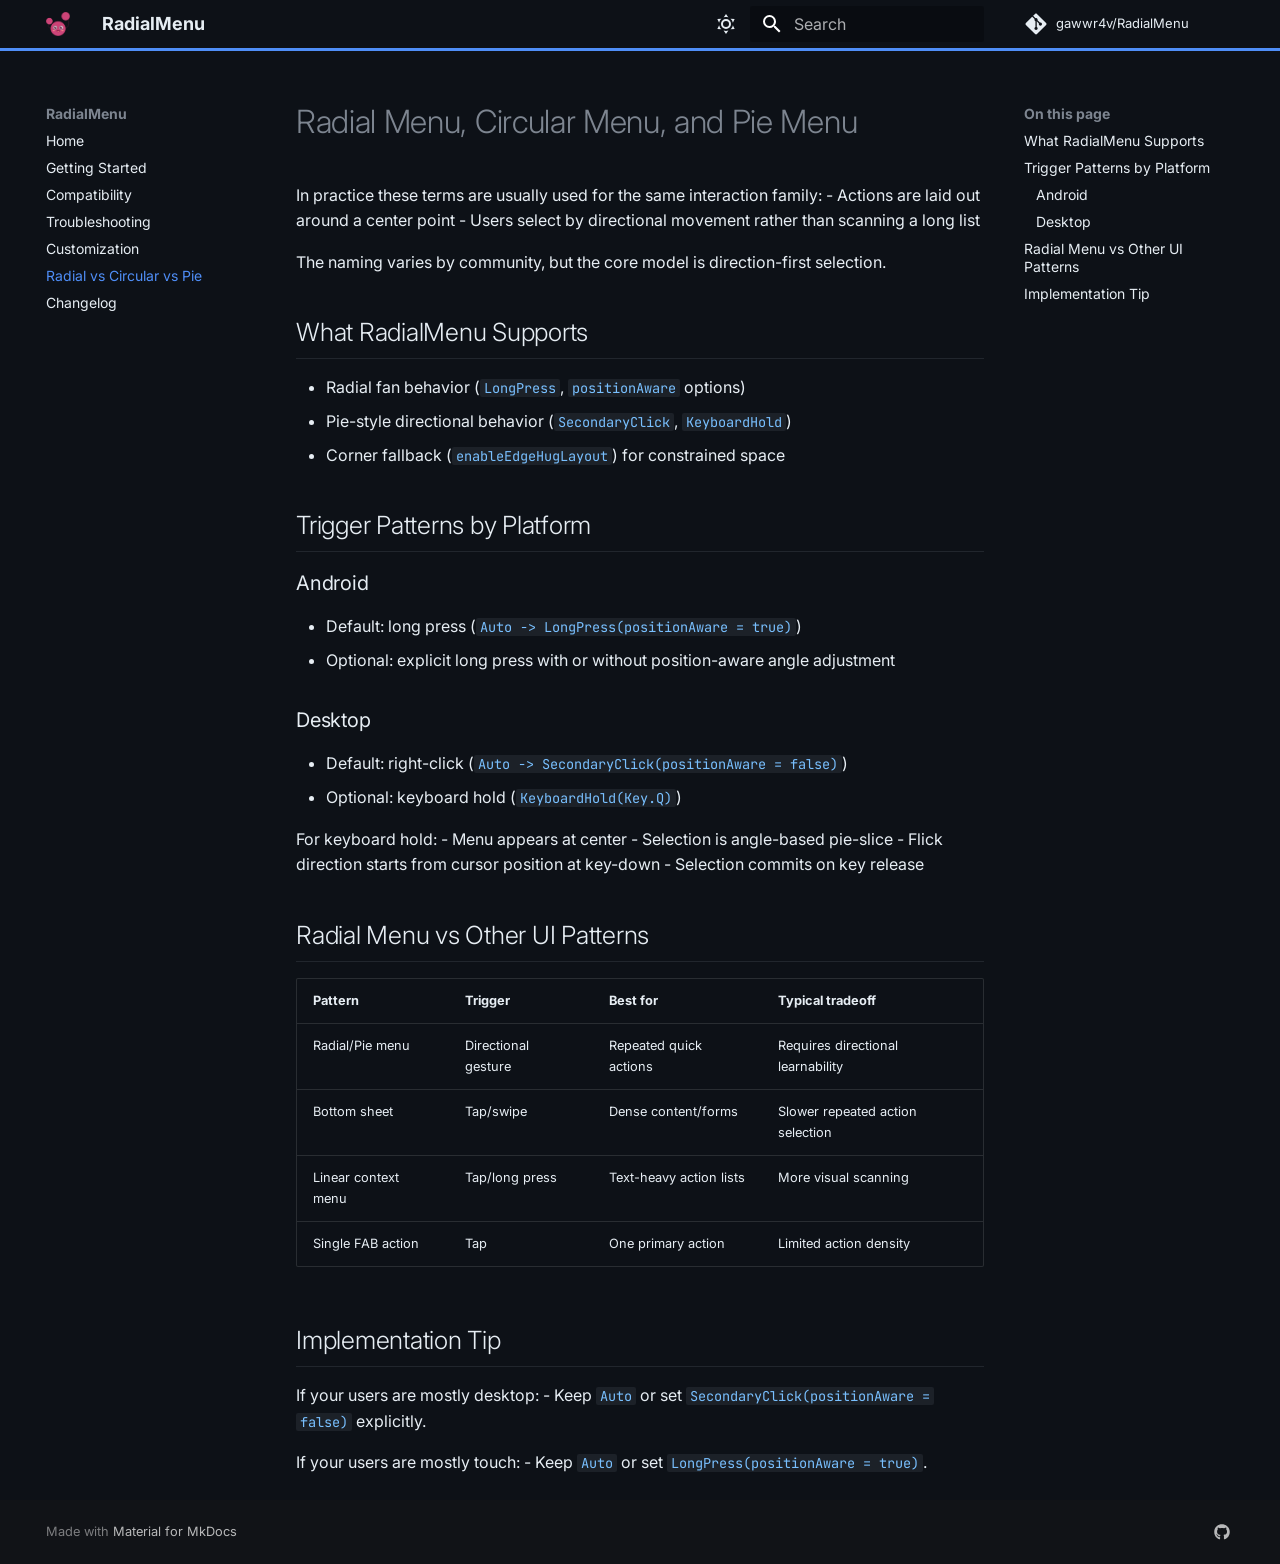
<file: site/alternatives/index.html>
<!doctype html><html lang=en class=no-js> <head><meta charset=utf-8><meta name=viewport content="width=device-width,initial-scale=1"><meta name=description content="Terminology and practical interaction differences, plus where RadialMenu fits."><link href=https://gawwr4v.github.io/RadialMenu/alternatives/ rel=canonical><link href=../customization/ rel=prev><link href=../changelog/ rel=next><link rel=icon href=../assets/favicon.png><meta name=generator content="mkdocs-1.6.1, mkdocs-material-9.7.5"><title>Radial Menu vs Circular Menu vs Pie Menu - RadialMenu</title><link rel=stylesheet href=../assets/stylesheets/main.484c7ddc.min.css><link rel=stylesheet href=../assets/stylesheets/palette.ab4e12ef.min.css><link rel=preconnect href=https://fonts.gstatic.com crossorigin><link rel=stylesheet href="https://fonts.googleapis.com/css?family=Inter:300,300i,400,400i,700,700i%7CJetBrains+Mono:400,400i,700,700i&display=fallback"><style>:root{--md-text-font:"Inter";--md-code-font:"JetBrains Mono"}</style><link rel=stylesheet href=../stylesheets/custom.css><script>__md_scope=new URL("..",location),__md_hash=e=>[...e].reduce(((e,_)=>(e<<5)-e+_.charCodeAt(0)),0),__md_get=(e,_=localStorage,t=__md_scope)=>JSON.parse(_.getItem(t.pathname+"."+e)),__md_set=(e,_,t=localStorage,a=__md_scope)=>{try{t.setItem(a.pathname+"."+e,JSON.stringify(_))}catch(e){}}</script><script id=__analytics>function __md_analytics(){function e(){dataLayer.push(arguments)}window.dataLayer=window.dataLayer||[],e("js",new Date),e("config","G-LD029KLGPK"),document.addEventListener("DOMContentLoaded",(function(){document.forms.search&&document.forms.search.query.addEventListener("blur",(function(){this.value&&e("event","search",{search_term:this.value})}));document$.subscribe((function(){var t=document.forms.feedback;if(void 0!==t)for(var a of t.querySelectorAll("[type=submit]"))a.addEventListener("click",(function(a){a.preventDefault();var n=document.location.pathname,d=this.getAttribute("data-md-value");e("event","feedback",{page:n,data:d}),t.firstElementChild.disabled=!0;var r=t.querySelector(".md-feedback__note [data-md-value='"+d+"']");r&&(r.hidden=!1)})),t.hidden=!1})),location$.subscribe((function(t){e("config","G-LD029KLGPK",{page_path:t.pathname})}))}));var t=document.createElement("script");t.async=!0,t.src="https://www.googletagmanager.com/gtag/js?id=G-LD029KLGPK",document.getElementById("__analytics").insertAdjacentElement("afterEnd",t)}</script><script>"undefined"!=typeof __md_analytics&&__md_analytics()</script></head> <body dir=ltr data-md-color-scheme=slate data-md-color-primary=custom data-md-color-accent=custom> <input class=md-toggle data-md-toggle=drawer type=checkbox id=__drawer autocomplete=off> <input class=md-toggle data-md-toggle=search type=checkbox id=__search autocomplete=off> <label class=md-overlay for=__drawer></label> <div data-md-component=skip> <a href=#radial-menu-circular-menu-and-pie-menu class=md-skip> Skip to content </a> </div> <div data-md-component=announce> </div> <header class="md-header md-header--shadow" data-md-component=header> <nav class="md-header__inner md-grid" aria-label=Header> <a href=.. title=RadialMenu class="md-header__button md-logo" aria-label=RadialMenu data-md-component=logo> <img src=../assets/radialMenuLogo.png alt=logo> </a> <label class="md-header__button md-icon" for=__drawer> <svg xmlns=http://www.w3.org/2000/svg viewbox="0 0 24 24"><path d="M3 6h18v2H3zm0 5h18v2H3zm0 5h18v2H3z"/></svg> </label> <div class=md-header__title data-md-component=header-title> <div class=md-header__ellipsis> <div class=md-header__topic> <span class=md-ellipsis> RadialMenu </span> </div> <div class=md-header__topic data-md-component=header-topic> <span class=md-ellipsis> Radial Menu vs Circular Menu vs Pie Menu </span> </div> </div> </div> <form class=md-header__option data-md-component=palette> <input class=md-option data-md-color-media data-md-color-scheme=slate data-md-color-primary=custom data-md-color-accent=custom aria-label="Switch to light mode" type=radio name=__palette id=__palette_0> <label class="md-header__button md-icon" title="Switch to light mode" for=__palette_1 hidden> <svg xmlns=http://www.w3.org/2000/svg viewbox="0 0 24 24"><path d="M12 7a5 5 0 0 1 5 5 5 5 0 0 1-5 5 5 5 0 0 1-5-5 5 5 0 0 1 5-5m0 2a3 3 0 0 0-3 3 3 3 0 0 0 3 3 3 3 0 0 0 3-3 3 3 0 0 0-3-3m0-7 2.39 3.42C13.65 5.15 12.84 5 12 5s-1.65.15-2.39.42zM3.34 7l4.16-.35A7.2 7.2 0 0 0 5.94 8.5c-.44.74-.69 1.5-.83 2.29zm.02 10 1.76-3.77a7.131 7.131 0 0 0 2.38 4.14zM20.65 7l-1.77 3.79a7.02 7.02 0 0 0-2.38-4.15zm-.01 10-4.14.36c.59-.51 1.12-1.14 1.54-1.86.42-.73.69-1.5.83-2.29zM12 22l-2.41-3.44c.74.27 1.55.44 2.41.44.82 0 1.63-.17 2.37-.44z"/></svg> </label> <input class=md-option data-md-color-media data-md-color-scheme=default data-md-color-primary=custom data-md-color-accent=custom aria-label="Switch to dark mode" type=radio name=__palette id=__palette_1> <label class="md-header__button md-icon" title="Switch to dark mode" for=__palette_0 hidden> <svg xmlns=http://www.w3.org/2000/svg viewbox="0 0 24 24"><path d="m17.75 4.09-2.53 1.94.91 3.06-2.63-1.81-2.63 1.81.91-3.06-2.53-1.94L12.44 4l1.06-3 1.06 3zm3.5 6.91-1.64 1.25.59 1.98-1.7-1.17-1.7 1.17.59-1.98L15.75 11l2.06-.05L18.5 9l.69 1.95zm-2.28 4.95c.83-.08 1.72 1.1 1.19 1.85-.32.45-.66.87-1.08 1.27C15.17 23 8.84 23 4.94 19.07c-3.91-3.9-3.91-10.24 0-14.14.4-.4.82-.76 1.27-1.08.75-.53 1.93.36 1.85 1.19-.27 2.86.69 5.83 2.89 8.02a9.96 9.96 0 0 0 8.02 2.89m-1.64 2.02a12.08 12.08 0 0 1-7.8-3.47c-2.17-2.19-3.33-5-3.49-7.82-2.81 3.14-2.7 7.96.31 10.98 3.02 3.01 7.84 3.12 10.98.31"/></svg> </label> </form> <script>var palette=__md_get("__palette");if(palette&&palette.color){if("(prefers-color-scheme)"===palette.color.media){var media=matchMedia("(prefers-color-scheme: light)"),input=document.querySelector(media.matches?"[data-md-color-media='(prefers-color-scheme: light)']":"[data-md-color-media='(prefers-color-scheme: dark)']");palette.color.media=input.getAttribute("data-md-color-media"),palette.color.scheme=input.getAttribute("data-md-color-scheme"),palette.color.primary=input.getAttribute("data-md-color-primary"),palette.color.accent=input.getAttribute("data-md-color-accent")}for(var[key,value]of Object.entries(palette.color))document.body.setAttribute("data-md-color-"+key,value)}</script> <label class="md-header__button md-icon" for=__search> <svg xmlns=http://www.w3.org/2000/svg viewbox="0 0 24 24"><path d="M9.5 3A6.5 6.5 0 0 1 16 9.5c0 1.61-.59 3.09-1.56 4.23l.27.27h.79l5 5-1.5 1.5-5-5v-.79l-.27-.27A6.52 6.52 0 0 1 9.5 16 6.5 6.5 0 0 1 3 9.5 6.5 6.5 0 0 1 9.5 3m0 2C7 5 5 7 5 9.5S7 14 9.5 14 14 12 14 9.5 12 5 9.5 5"/></svg> </label> <div class=md-search data-md-component=search role=dialog> <label class=md-search__overlay for=__search></label> <div class=md-search__inner role=search> <form class=md-search__form name=search> <input type=text class=md-search__input name=query aria-label=Search placeholder=Search autocapitalize=off autocorrect=off autocomplete=off spellcheck=false data-md-component=search-query required> <label class="md-search__icon md-icon" for=__search> <svg xmlns=http://www.w3.org/2000/svg viewbox="0 0 24 24"><path d="M9.5 3A6.5 6.5 0 0 1 16 9.5c0 1.61-.59 3.09-1.56 4.23l.27.27h.79l5 5-1.5 1.5-5-5v-.79l-.27-.27A6.52 6.52 0 0 1 9.5 16 6.5 6.5 0 0 1 3 9.5 6.5 6.5 0 0 1 9.5 3m0 2C7 5 5 7 5 9.5S7 14 9.5 14 14 12 14 9.5 12 5 9.5 5"/></svg> <svg xmlns=http://www.w3.org/2000/svg viewbox="0 0 24 24"><path d="M20 11v2H8l5.5 5.5-1.42 1.42L4.16 12l7.92-7.92L13.5 5.5 8 11z"/></svg> </label> <nav class=md-search__options aria-label=Search> <button type=reset class="md-search__icon md-icon" title=Clear aria-label=Clear tabindex=-1> <svg xmlns=http://www.w3.org/2000/svg viewbox="0 0 24 24"><path d="M19 6.41 17.59 5 12 10.59 6.41 5 5 6.41 10.59 12 5 17.59 6.41 19 12 13.41 17.59 19 19 17.59 13.41 12z"/></svg> </button> </nav> <div class=md-search__suggest data-md-component=search-suggest></div> </form> <div class=md-search__output> <div class=md-search__scrollwrap tabindex=0 data-md-scrollfix> <div class=md-search-result data-md-component=search-result> <div class=md-search-result__meta> Initializing search </div> <ol class=md-search-result__list role=presentation></ol> </div> </div> </div> </div> </div> <div class=md-header__source> <a href=https://github.com/gawwr4v/RadialMenu title="Go to repository" class=md-source data-md-component=source> <div class="md-source__icon md-icon"> <svg xmlns=http://www.w3.org/2000/svg viewbox="0 0 448 512"><!-- Font Awesome Free 7.1.0 by @fontawesome - https://fontawesome.com License - https://fontawesome.com/license/free (Icons: CC BY 4.0, Fonts: SIL OFL 1.1, Code: MIT License) Copyright 2025 Fonticons, Inc.--><path d="M439.6 236.1 244 40.5c-5.4-5.5-12.8-8.5-20.4-8.5s-15 3-20.4 8.4L162.5 81l51.5 51.5c27.1-9.1 52.7 16.8 43.4 43.7l49.7 49.7c34.2-11.8 61.2 31 35.5 56.7-26.5 26.5-70.2-2.9-56-37.3L240.3 199v121.9c25.3 12.5 22.3 41.8 9.1 55-6.4 6.4-15.2 10.1-24.3 10.1s-17.8-3.6-24.3-10.1c-17.6-17.6-11.1-46.9 11.2-56v-123c-20.8-8.5-24.6-30.7-18.6-45L142.6 101 8.5 235.1C3 240.6 0 247.9 0 255.5s3 15 8.5 20.4l195.6 195.7c5.4 5.4 12.7 8.4 20.4 8.4s15-3 20.4-8.4l194.7-194.7c5.4-5.4 8.4-12.8 8.4-20.4s-3-15-8.4-20.4"/></svg> </div> <div class=md-source__repository> gawwr4v/RadialMenu </div> </a> </div> </nav> </header> <div class=md-container data-md-component=container> <main class=md-main data-md-component=main> <div class="md-main__inner md-grid"> <div class="md-sidebar md-sidebar--primary" data-md-component=sidebar data-md-type=navigation> <div class=md-sidebar__scrollwrap> <div class=md-sidebar__inner> <nav class="md-nav md-nav--primary" aria-label=Navigation data-md-level=0> <label class=md-nav__title for=__drawer> <a href=.. title=RadialMenu class="md-nav__button md-logo" aria-label=RadialMenu data-md-component=logo> <img src=../assets/radialMenuLogo.png alt=logo> </a> RadialMenu </label> <div class=md-nav__source> <a href=https://github.com/gawwr4v/RadialMenu title="Go to repository" class=md-source data-md-component=source> <div class="md-source__icon md-icon"> <svg xmlns=http://www.w3.org/2000/svg viewbox="0 0 448 512"><!-- Font Awesome Free 7.1.0 by @fontawesome - https://fontawesome.com License - https://fontawesome.com/license/free (Icons: CC BY 4.0, Fonts: SIL OFL 1.1, Code: MIT License) Copyright 2025 Fonticons, Inc.--><path d="M439.6 236.1 244 40.5c-5.4-5.5-12.8-8.5-20.4-8.5s-15 3-20.4 8.4L162.5 81l51.5 51.5c27.1-9.1 52.7 16.8 43.4 43.7l49.7 49.7c34.2-11.8 61.2 31 35.5 56.7-26.5 26.5-70.2-2.9-56-37.3L240.3 199v121.9c25.3 12.5 22.3 41.8 9.1 55-6.4 6.4-15.2 10.1-24.3 10.1s-17.8-3.6-24.3-10.1c-17.6-17.6-11.1-46.9 11.2-56v-123c-20.8-8.5-24.6-30.7-18.6-45L142.6 101 8.5 235.1C3 240.6 0 247.9 0 255.5s3 15 8.5 20.4l195.6 195.7c5.4 5.4 12.7 8.4 20.4 8.4s15-3 20.4-8.4l194.7-194.7c5.4-5.4 8.4-12.8 8.4-20.4s-3-15-8.4-20.4"/></svg> </div> <div class=md-source__repository> gawwr4v/RadialMenu </div> </a> </div> <ul class=md-nav__list data-md-scrollfix> <li class=md-nav__item> <a href=.. class=md-nav__link> <span class=md-ellipsis> Home </span> </a> </li> <li class=md-nav__item> <a href=../getting-started/ class=md-nav__link> <span class=md-ellipsis> Getting Started </span> </a> </li> <li class=md-nav__item> <a href=../compatibility/ class=md-nav__link> <span class=md-ellipsis> Compatibility </span> </a> </li> <li class=md-nav__item> <a href=../troubleshooting/ class=md-nav__link> <span class=md-ellipsis> Troubleshooting </span> </a> </li> <li class=md-nav__item> <a href=../customization/ class=md-nav__link> <span class=md-ellipsis> Customization </span> </a> </li> <li class="md-nav__item md-nav__item--active"> <input class="md-nav__toggle md-toggle" type=checkbox id=__toc> <label class="md-nav__link md-nav__link--active" for=__toc> <span class=md-ellipsis> Radial vs Circular vs Pie </span> <span class="md-nav__icon md-icon"></span> </label> <a href=./ class="md-nav__link md-nav__link--active"> <span class=md-ellipsis> Radial vs Circular vs Pie </span> </a> <nav class="md-nav md-nav--secondary" aria-label="On this page"> <label class=md-nav__title for=__toc> <span class="md-nav__icon md-icon"></span> On this page </label> <ul class=md-nav__list data-md-component=toc data-md-scrollfix> <li class=md-nav__item> <a href=#what-radialmenu-supports class=md-nav__link> <span class=md-ellipsis> What RadialMenu Supports </span> </a> </li> <li class=md-nav__item> <a href=#trigger-patterns-by-platform class=md-nav__link> <span class=md-ellipsis> Trigger Patterns by Platform </span> </a> <nav class=md-nav aria-label="Trigger Patterns by Platform"> <ul class=md-nav__list> <li class=md-nav__item> <a href=#android class=md-nav__link> <span class=md-ellipsis> Android </span> </a> </li> <li class=md-nav__item> <a href=#desktop class=md-nav__link> <span class=md-ellipsis> Desktop </span> </a> </li> </ul> </nav> </li> <li class=md-nav__item> <a href=#radial-menu-vs-other-ui-patterns class=md-nav__link> <span class=md-ellipsis> Radial Menu vs Other UI Patterns </span> </a> </li> <li class=md-nav__item> <a href=#implementation-tip class=md-nav__link> <span class=md-ellipsis> Implementation Tip </span> </a> </li> </ul> </nav> </li> <li class=md-nav__item> <a href=../changelog/ class=md-nav__link> <span class=md-ellipsis> Changelog </span> </a> </li> </ul> </nav> </div> </div> </div> <div class="md-sidebar md-sidebar--secondary" data-md-component=sidebar data-md-type=toc> <div class=md-sidebar__scrollwrap> <div class=md-sidebar__inner> <nav class="md-nav md-nav--secondary" aria-label="On this page"> <label class=md-nav__title for=__toc> <span class="md-nav__icon md-icon"></span> On this page </label> <ul class=md-nav__list data-md-component=toc data-md-scrollfix> <li class=md-nav__item> <a href=#what-radialmenu-supports class=md-nav__link> <span class=md-ellipsis> What RadialMenu Supports </span> </a> </li> <li class=md-nav__item> <a href=#trigger-patterns-by-platform class=md-nav__link> <span class=md-ellipsis> Trigger Patterns by Platform </span> </a> <nav class=md-nav aria-label="Trigger Patterns by Platform"> <ul class=md-nav__list> <li class=md-nav__item> <a href=#android class=md-nav__link> <span class=md-ellipsis> Android </span> </a> </li> <li class=md-nav__item> <a href=#desktop class=md-nav__link> <span class=md-ellipsis> Desktop </span> </a> </li> </ul> </nav> </li> <li class=md-nav__item> <a href=#radial-menu-vs-other-ui-patterns class=md-nav__link> <span class=md-ellipsis> Radial Menu vs Other UI Patterns </span> </a> </li> <li class=md-nav__item> <a href=#implementation-tip class=md-nav__link> <span class=md-ellipsis> Implementation Tip </span> </a> </li> </ul> </nav> </div> </div> </div> <div class=md-content data-md-component=content> <article class="md-content__inner md-typeset"> <h1 id=radial-menu-circular-menu-and-pie-menu>Radial Menu, Circular Menu, and Pie Menu<a class=headerlink href=#radial-menu-circular-menu-and-pie-menu title="Permanent link">&para;</a></h1> <p>In practice these terms are usually used for the same interaction family: - Actions are laid out around a center point - Users select by directional movement rather than scanning a long list</p> <p>The naming varies by community, but the core model is direction-first selection.</p> <h2 id=what-radialmenu-supports>What RadialMenu Supports<a class=headerlink href=#what-radialmenu-supports title="Permanent link">&para;</a></h2> <ul> <li>Radial fan behavior (<code>LongPress</code>, <code>positionAware</code> options)</li> <li>Pie-style directional behavior (<code>SecondaryClick</code>, <code>KeyboardHold</code>)</li> <li>Corner fallback (<code>enableEdgeHugLayout</code>) for constrained space</li> </ul> <h2 id=trigger-patterns-by-platform>Trigger Patterns by Platform<a class=headerlink href=#trigger-patterns-by-platform title="Permanent link">&para;</a></h2> <h3 id=android>Android<a class=headerlink href=#android title="Permanent link">&para;</a></h3> <ul> <li>Default: long press (<code>Auto -&gt; LongPress(positionAware = true)</code>)</li> <li>Optional: explicit long press with or without position-aware angle adjustment</li> </ul> <h3 id=desktop>Desktop<a class=headerlink href=#desktop title="Permanent link">&para;</a></h3> <ul> <li>Default: right-click (<code>Auto -&gt; SecondaryClick(positionAware = false)</code>)</li> <li>Optional: keyboard hold (<code>KeyboardHold(Key.Q)</code>)</li> </ul> <p>For keyboard hold: - Menu appears at center - Selection is angle-based pie-slice - Flick direction starts from cursor position at key-down - Selection commits on key release</p> <h2 id=radial-menu-vs-other-ui-patterns>Radial Menu vs Other UI Patterns<a class=headerlink href=#radial-menu-vs-other-ui-patterns title="Permanent link">&para;</a></h2> <table> <thead> <tr> <th>Pattern</th> <th>Trigger</th> <th>Best for</th> <th>Typical tradeoff</th> </tr> </thead> <tbody> <tr> <td>Radial/Pie menu</td> <td>Directional gesture</td> <td>Repeated quick actions</td> <td>Requires directional learnability</td> </tr> <tr> <td>Bottom sheet</td> <td>Tap/swipe</td> <td>Dense content/forms</td> <td>Slower repeated action selection</td> </tr> <tr> <td>Linear context menu</td> <td>Tap/long press</td> <td>Text-heavy action lists</td> <td>More visual scanning</td> </tr> <tr> <td>Single FAB action</td> <td>Tap</td> <td>One primary action</td> <td>Limited action density</td> </tr> </tbody> </table> <h2 id=implementation-tip>Implementation Tip<a class=headerlink href=#implementation-tip title="Permanent link">&para;</a></h2> <p>If your users are mostly desktop: - Keep <code>Auto</code> or set <code>SecondaryClick(positionAware = false)</code> explicitly.</p> <p>If your users are mostly touch: - Keep <code>Auto</code> or set <code>LongPress(positionAware = true)</code>.</p> </article> </div> <script>var tabs=__md_get("__tabs");if(Array.isArray(tabs))e:for(var set of document.querySelectorAll(".tabbed-set")){var labels=set.querySelector(".tabbed-labels");for(var tab of tabs)for(var label of labels.getElementsByTagName("label"))if(label.innerText.trim()===tab){var input=document.getElementById(label.htmlFor);input.checked=!0;continue e}}</script> <script>var target=document.getElementById(location.hash.slice(1));target&&target.name&&(target.checked=target.name.startsWith("__tabbed_"))</script> </div> <button type=button class="md-top md-icon" data-md-component=top hidden> <svg xmlns=http://www.w3.org/2000/svg viewbox="0 0 24 24"><path d="M13 20h-2V8l-5.5 5.5-1.42-1.42L12 4.16l7.92 7.92-1.42 1.42L13 8z"/></svg> Back to top </button> </main> <footer class=md-footer> <div class="md-footer-meta md-typeset"> <div class="md-footer-meta__inner md-grid"> <div class=md-copyright> Made with <a href=https://squidfunk.github.io/mkdocs-material/ target=_blank rel=noopener> Material for MkDocs </a> </div> <div class=md-social> <a href=https://github.com/gawwr4v/RadialMenu target=_blank rel=noopener title=github.com class=md-social__link> <svg xmlns=http://www.w3.org/2000/svg viewbox="0 0 512 512"><!-- Font Awesome Free 7.1.0 by @fontawesome - https://fontawesome.com License - https://fontawesome.com/license/free (Icons: CC BY 4.0, Fonts: SIL OFL 1.1, Code: MIT License) Copyright 2025 Fonticons, Inc.--><path d="M173.9 397.4c0 2-2.3 3.6-5.2 3.6-3.3.3-5.6-1.3-5.6-3.6 0-2 2.3-3.6 5.2-3.6 3-.3 5.6 1.3 5.6 3.6m-31.1-4.5c-.7 2 1.3 4.3 4.3 4.9 2.6 1 5.6 0 6.2-2s-1.3-4.3-4.3-5.2c-2.6-.7-5.5.3-6.2 2.3m44.2-1.7c-2.9.7-4.9 2.6-4.6 4.9.3 2 2.9 3.3 5.9 2.6 2.9-.7 4.9-2.6 4.6-4.6-.3-1.9-3-3.2-5.9-2.9M252.8 8C114.1 8 8 113.3 8 252c0 110.9 69.8 205.8 169.5 239.2 12.8 2.3 17.3-5.6 17.3-12.1 0-6.2-.3-40.4-.3-61.4 0 0-70 15-84.7-29.8 0 0-11.4-29.1-27.8-36.6 0 0-22.9-15.7 1.6-15.4 0 0 24.9 2 38.6 25.8 21.9 38.6 58.6 27.5 72.9 20.9 2.3-16 8.8-27.1 16-33.7-55.9-6.2-112.3-14.3-112.3-110.5 0-27.5 7.6-41.3 23.6-58.9-2.6-6.5-11.1-33.3 2.6-67.9 20.9-6.5 69 27 69 27 20-5.6 41.5-8.5 62.8-8.5s42.8 2.9 62.8 8.5c0 0 48.1-33.6 69-27 13.7 34.7 5.2 61.4 2.6 67.9 16 17.7 25.8 31.5 25.8 58.9 0 96.5-58.9 104.2-114.8 110.5 9.2 7.9 17 22.9 17 46.4 0 33.7-.3 75.4-.3 83.6 0 6.5 4.6 14.4 17.3 12.1C436.2 457.8 504 362.9 504 252 504 113.3 391.5 8 252.8 8M105.2 352.9c-1.3 1-1 3.3.7 5.2 1.6 1.6 3.9 2.3 5.2 1 1.3-1 1-3.3-.7-5.2-1.6-1.6-3.9-2.3-5.2-1m-10.8-8.1c-.7 1.3.3 2.9 2.3 3.9 1.6 1 3.6.7 4.3-.7.7-1.3-.3-2.9-2.3-3.9-2-.6-3.6-.3-4.3.7m32.4 35.6c-1.6 1.3-1 4.3 1.3 6.2 2.3 2.3 5.2 2.6 6.5 1 1.3-1.3.7-4.3-1.3-6.2-2.2-2.3-5.2-2.6-6.5-1m-11.4-14.7c-1.6 1-1.6 3.6 0 5.9s4.3 3.3 5.6 2.3c1.6-1.3 1.6-3.9 0-6.2-1.4-2.3-4-3.3-5.6-2"/></svg> </a> </div> </div> </div> </footer> </div> <div class=md-dialog data-md-component=dialog> <div class="md-dialog__inner md-typeset"></div> </div> <script id=__config type=application/json>{"annotate": null, "base": "..", "features": ["navigation.instant", "navigation.tracking", "navigation.top", "search.highlight", "search.suggest", "content.code.copy", "content.tabs.link"], "search": "../assets/javascripts/workers/search.2c215733.min.js", "tags": null, "translations": {"clipboard.copied": "Copied to clipboard", "clipboard.copy": "Copy to clipboard", "search.result.more.one": "1 more on this page", "search.result.more.other": "# more on this page", "search.result.none": "No matching documents", "search.result.one": "1 matching document", "search.result.other": "# matching documents", "search.result.placeholder": "Type to start searching", "search.result.term.missing": "Missing", "select.version": "Select version"}, "version": null}</script> <script src=../assets/javascripts/bundle.79ae519e.min.js></script> </body> </html>
</file>
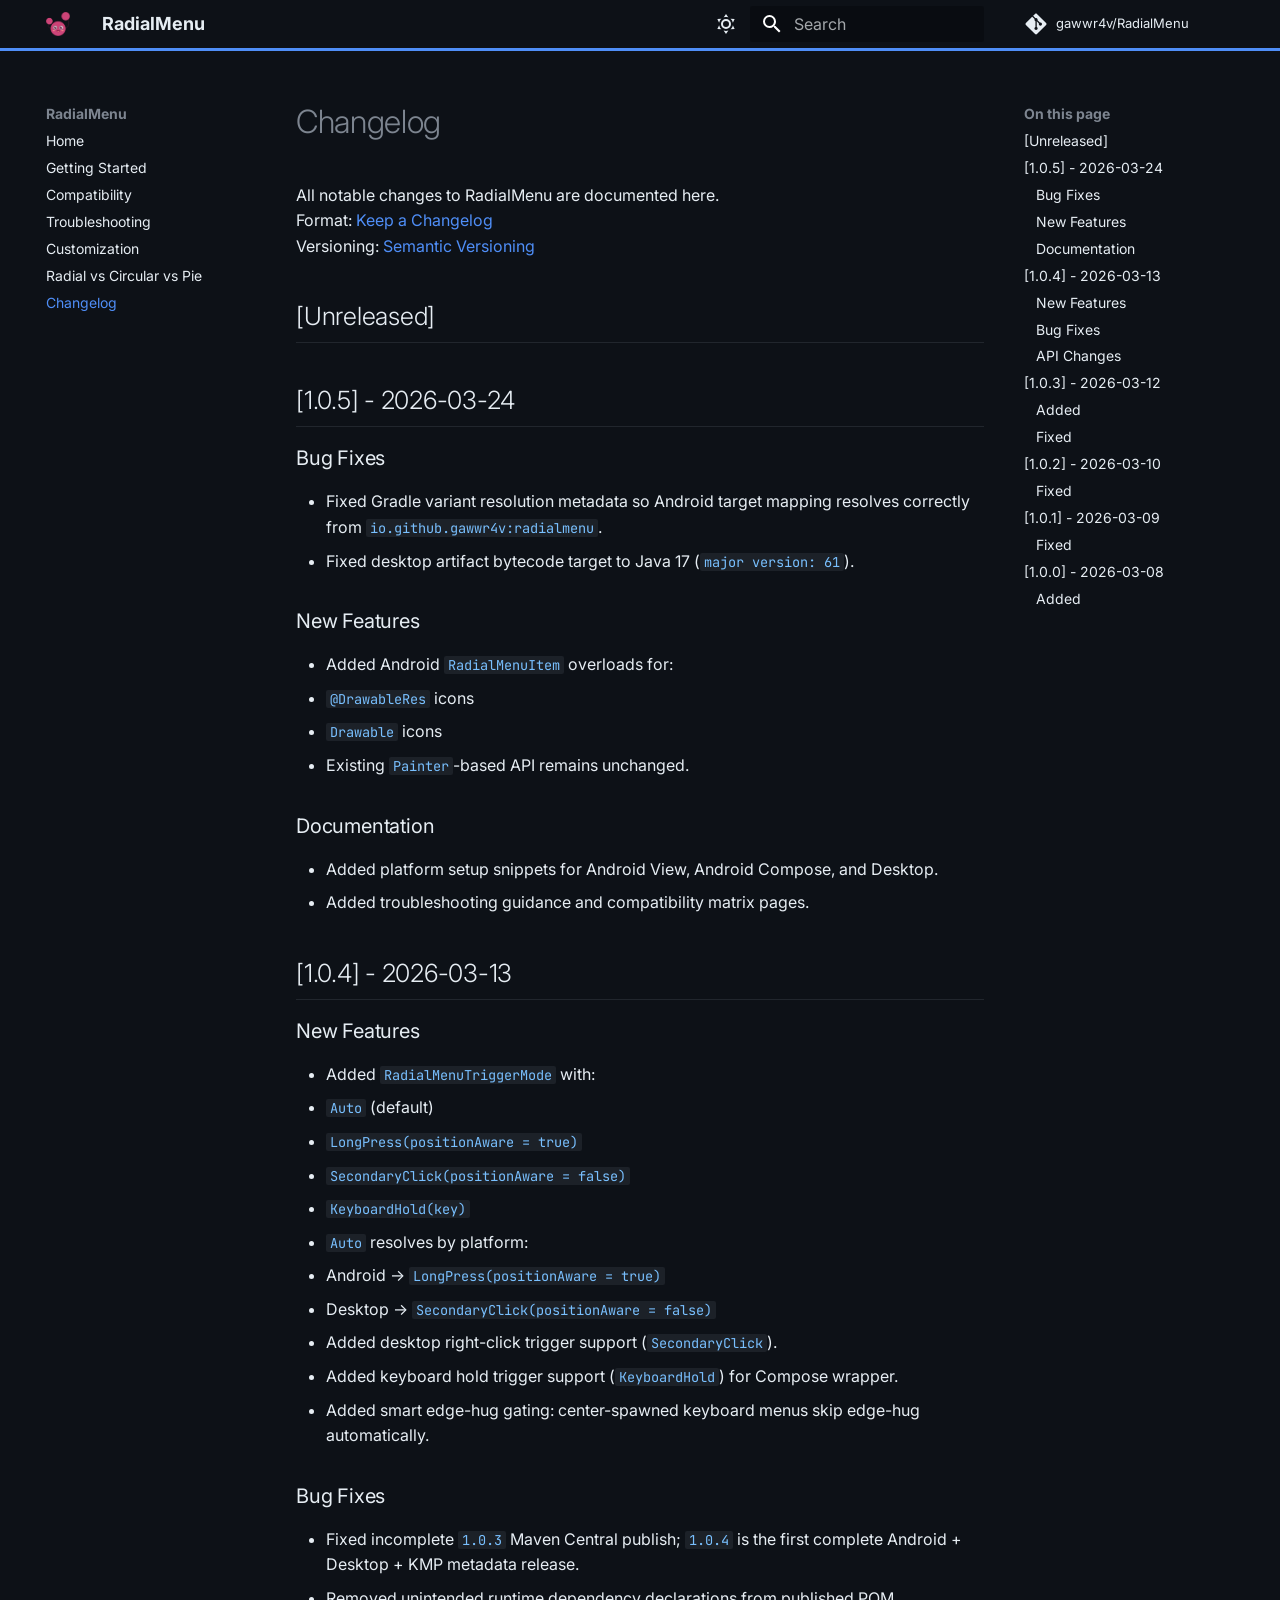
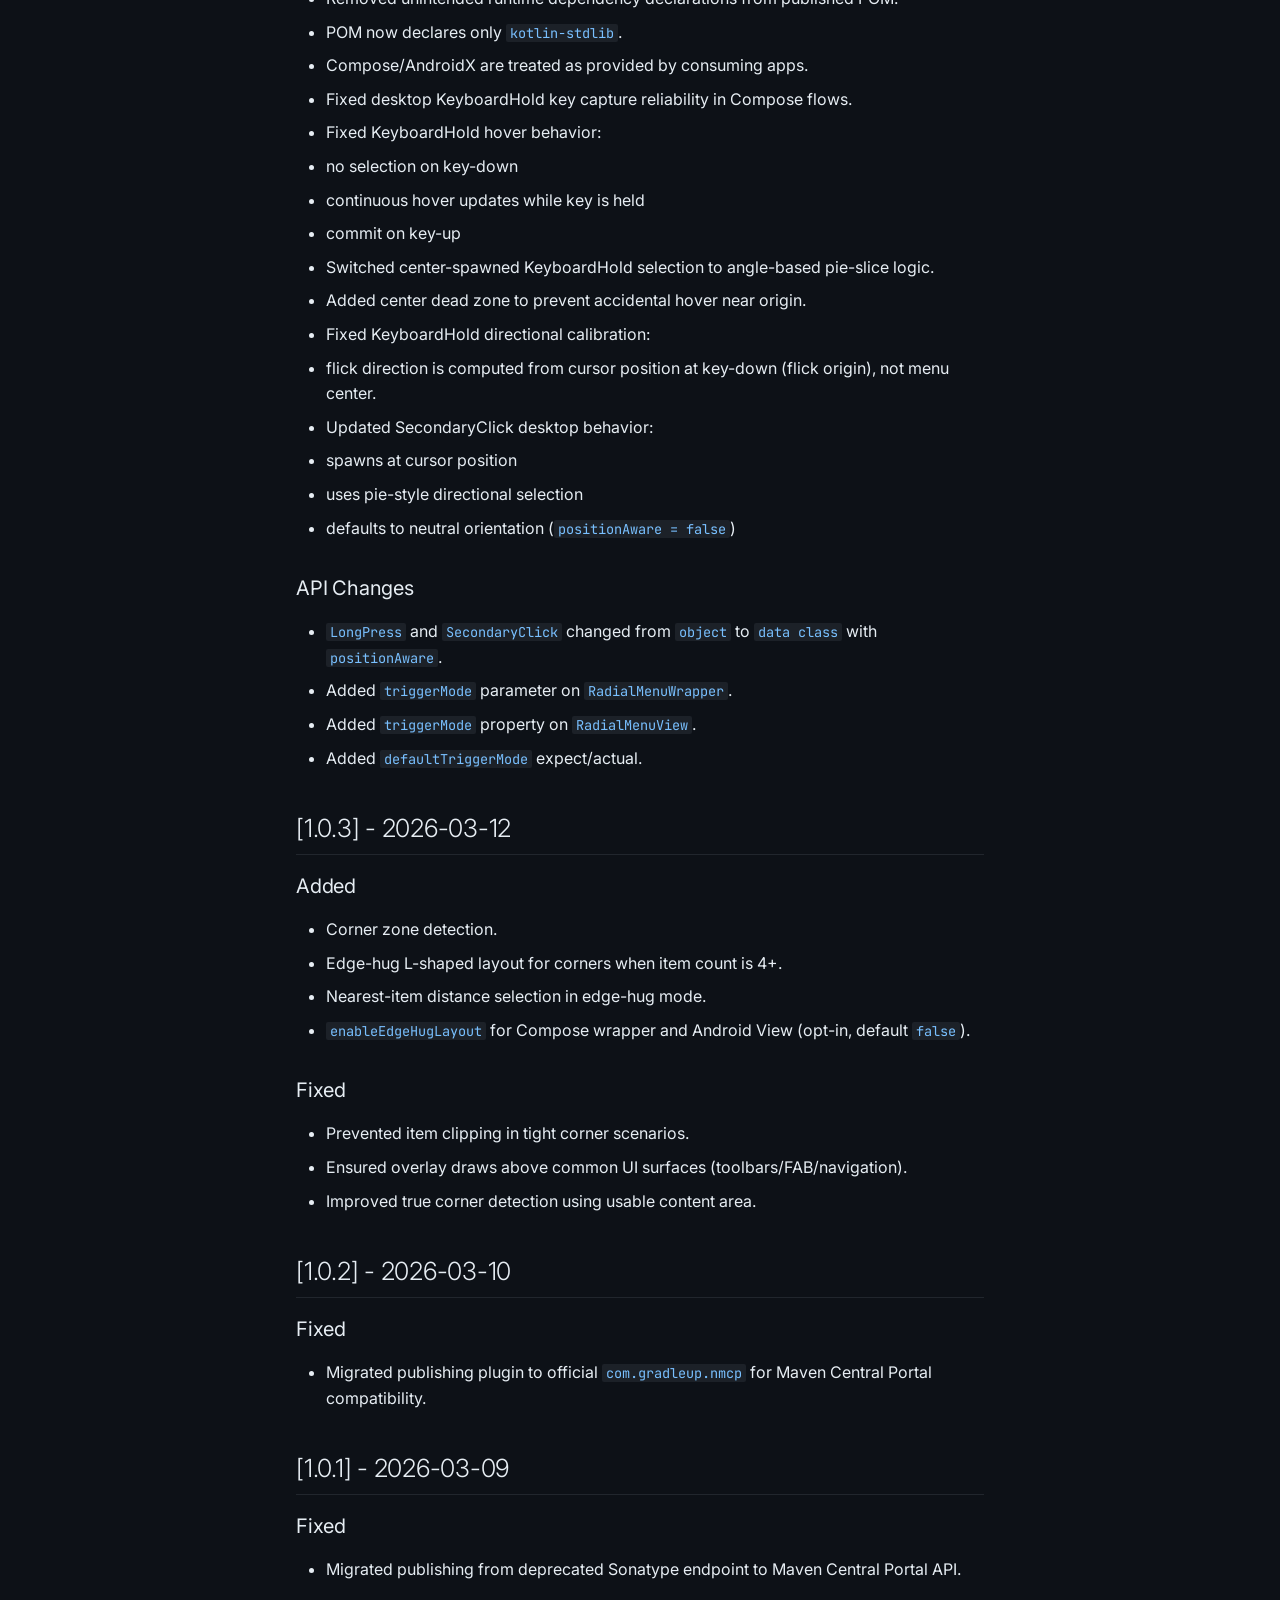
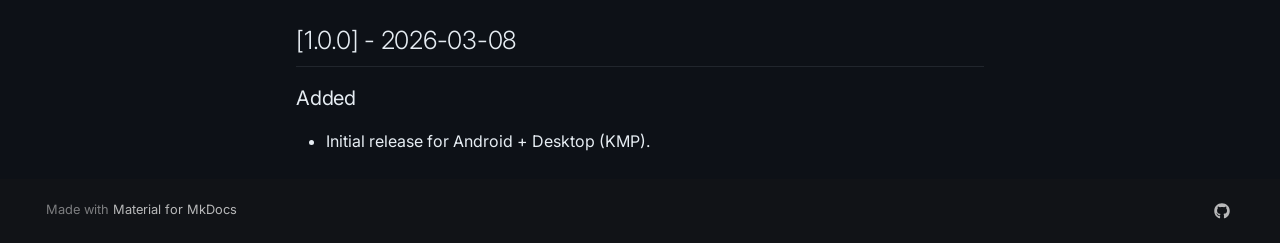
<file: site/changelog/index.html>
<!doctype html><html lang=en class=no-js> <head><meta charset=utf-8><meta name=viewport content="width=device-width,initial-scale=1"><meta name=description content="RadialMenu is a Kotlin Multiplatform radial, circular, and pie menu library for Compose Multiplatform and Android Views."><link href=https://gawwr4v.github.io/RadialMenu/changelog/ rel=canonical><link href=../alternatives/ rel=prev><link rel=icon href=../assets/favicon.png><meta name=generator content="mkdocs-1.6.1, mkdocs-material-9.7.5"><title>Changelog - RadialMenu</title><link rel=stylesheet href=../assets/stylesheets/main.484c7ddc.min.css><link rel=stylesheet href=../assets/stylesheets/palette.ab4e12ef.min.css><link rel=preconnect href=https://fonts.gstatic.com crossorigin><link rel=stylesheet href="https://fonts.googleapis.com/css?family=Inter:300,300i,400,400i,700,700i%7CJetBrains+Mono:400,400i,700,700i&display=fallback"><style>:root{--md-text-font:"Inter";--md-code-font:"JetBrains Mono"}</style><link rel=stylesheet href=../stylesheets/custom.css><script>__md_scope=new URL("..",location),__md_hash=e=>[...e].reduce(((e,_)=>(e<<5)-e+_.charCodeAt(0)),0),__md_get=(e,_=localStorage,t=__md_scope)=>JSON.parse(_.getItem(t.pathname+"."+e)),__md_set=(e,_,t=localStorage,a=__md_scope)=>{try{t.setItem(a.pathname+"."+e,JSON.stringify(_))}catch(e){}}</script><script id=__analytics>function __md_analytics(){function e(){dataLayer.push(arguments)}window.dataLayer=window.dataLayer||[],e("js",new Date),e("config","G-LD029KLGPK"),document.addEventListener("DOMContentLoaded",(function(){document.forms.search&&document.forms.search.query.addEventListener("blur",(function(){this.value&&e("event","search",{search_term:this.value})}));document$.subscribe((function(){var t=document.forms.feedback;if(void 0!==t)for(var a of t.querySelectorAll("[type=submit]"))a.addEventListener("click",(function(a){a.preventDefault();var n=document.location.pathname,d=this.getAttribute("data-md-value");e("event","feedback",{page:n,data:d}),t.firstElementChild.disabled=!0;var r=t.querySelector(".md-feedback__note [data-md-value='"+d+"']");r&&(r.hidden=!1)})),t.hidden=!1})),location$.subscribe((function(t){e("config","G-LD029KLGPK",{page_path:t.pathname})}))}));var t=document.createElement("script");t.async=!0,t.src="https://www.googletagmanager.com/gtag/js?id=G-LD029KLGPK",document.getElementById("__analytics").insertAdjacentElement("afterEnd",t)}</script><script>"undefined"!=typeof __md_analytics&&__md_analytics()</script></head> <body dir=ltr data-md-color-scheme=slate data-md-color-primary=custom data-md-color-accent=custom> <input class=md-toggle data-md-toggle=drawer type=checkbox id=__drawer autocomplete=off> <input class=md-toggle data-md-toggle=search type=checkbox id=__search autocomplete=off> <label class=md-overlay for=__drawer></label> <div data-md-component=skip> <a href=#changelog class=md-skip> Skip to content </a> </div> <div data-md-component=announce> </div> <header class="md-header md-header--shadow" data-md-component=header> <nav class="md-header__inner md-grid" aria-label=Header> <a href=.. title=RadialMenu class="md-header__button md-logo" aria-label=RadialMenu data-md-component=logo> <img src=../assets/radialMenuLogo.png alt=logo> </a> <label class="md-header__button md-icon" for=__drawer> <svg xmlns=http://www.w3.org/2000/svg viewbox="0 0 24 24"><path d="M3 6h18v2H3zm0 5h18v2H3zm0 5h18v2H3z"/></svg> </label> <div class=md-header__title data-md-component=header-title> <div class=md-header__ellipsis> <div class=md-header__topic> <span class=md-ellipsis> RadialMenu </span> </div> <div class=md-header__topic data-md-component=header-topic> <span class=md-ellipsis> Changelog </span> </div> </div> </div> <form class=md-header__option data-md-component=palette> <input class=md-option data-md-color-media data-md-color-scheme=slate data-md-color-primary=custom data-md-color-accent=custom aria-label="Switch to light mode" type=radio name=__palette id=__palette_0> <label class="md-header__button md-icon" title="Switch to light mode" for=__palette_1 hidden> <svg xmlns=http://www.w3.org/2000/svg viewbox="0 0 24 24"><path d="M12 7a5 5 0 0 1 5 5 5 5 0 0 1-5 5 5 5 0 0 1-5-5 5 5 0 0 1 5-5m0 2a3 3 0 0 0-3 3 3 3 0 0 0 3 3 3 3 0 0 0 3-3 3 3 0 0 0-3-3m0-7 2.39 3.42C13.65 5.15 12.84 5 12 5s-1.65.15-2.39.42zM3.34 7l4.16-.35A7.2 7.2 0 0 0 5.94 8.5c-.44.74-.69 1.5-.83 2.29zm.02 10 1.76-3.77a7.131 7.131 0 0 0 2.38 4.14zM20.65 7l-1.77 3.79a7.02 7.02 0 0 0-2.38-4.15zm-.01 10-4.14.36c.59-.51 1.12-1.14 1.54-1.86.42-.73.69-1.5.83-2.29zM12 22l-2.41-3.44c.74.27 1.55.44 2.41.44.82 0 1.63-.17 2.37-.44z"/></svg> </label> <input class=md-option data-md-color-media data-md-color-scheme=default data-md-color-primary=custom data-md-color-accent=custom aria-label="Switch to dark mode" type=radio name=__palette id=__palette_1> <label class="md-header__button md-icon" title="Switch to dark mode" for=__palette_0 hidden> <svg xmlns=http://www.w3.org/2000/svg viewbox="0 0 24 24"><path d="m17.75 4.09-2.53 1.94.91 3.06-2.63-1.81-2.63 1.81.91-3.06-2.53-1.94L12.44 4l1.06-3 1.06 3zm3.5 6.91-1.64 1.25.59 1.98-1.7-1.17-1.7 1.17.59-1.98L15.75 11l2.06-.05L18.5 9l.69 1.95zm-2.28 4.95c.83-.08 1.72 1.1 1.19 1.85-.32.45-.66.87-1.08 1.27C15.17 23 8.84 23 4.94 19.07c-3.91-3.9-3.91-10.24 0-14.14.4-.4.82-.76 1.27-1.08.75-.53 1.93.36 1.85 1.19-.27 2.86.69 5.83 2.89 8.02a9.96 9.96 0 0 0 8.02 2.89m-1.64 2.02a12.08 12.08 0 0 1-7.8-3.47c-2.17-2.19-3.33-5-3.49-7.82-2.81 3.14-2.7 7.96.31 10.98 3.02 3.01 7.84 3.12 10.98.31"/></svg> </label> </form> <script>var palette=__md_get("__palette");if(palette&&palette.color){if("(prefers-color-scheme)"===palette.color.media){var media=matchMedia("(prefers-color-scheme: light)"),input=document.querySelector(media.matches?"[data-md-color-media='(prefers-color-scheme: light)']":"[data-md-color-media='(prefers-color-scheme: dark)']");palette.color.media=input.getAttribute("data-md-color-media"),palette.color.scheme=input.getAttribute("data-md-color-scheme"),palette.color.primary=input.getAttribute("data-md-color-primary"),palette.color.accent=input.getAttribute("data-md-color-accent")}for(var[key,value]of Object.entries(palette.color))document.body.setAttribute("data-md-color-"+key,value)}</script> <label class="md-header__button md-icon" for=__search> <svg xmlns=http://www.w3.org/2000/svg viewbox="0 0 24 24"><path d="M9.5 3A6.5 6.5 0 0 1 16 9.5c0 1.61-.59 3.09-1.56 4.23l.27.27h.79l5 5-1.5 1.5-5-5v-.79l-.27-.27A6.52 6.52 0 0 1 9.5 16 6.5 6.5 0 0 1 3 9.5 6.5 6.5 0 0 1 9.5 3m0 2C7 5 5 7 5 9.5S7 14 9.5 14 14 12 14 9.5 12 5 9.5 5"/></svg> </label> <div class=md-search data-md-component=search role=dialog> <label class=md-search__overlay for=__search></label> <div class=md-search__inner role=search> <form class=md-search__form name=search> <input type=text class=md-search__input name=query aria-label=Search placeholder=Search autocapitalize=off autocorrect=off autocomplete=off spellcheck=false data-md-component=search-query required> <label class="md-search__icon md-icon" for=__search> <svg xmlns=http://www.w3.org/2000/svg viewbox="0 0 24 24"><path d="M9.5 3A6.5 6.5 0 0 1 16 9.5c0 1.61-.59 3.09-1.56 4.23l.27.27h.79l5 5-1.5 1.5-5-5v-.79l-.27-.27A6.52 6.52 0 0 1 9.5 16 6.5 6.5 0 0 1 3 9.5 6.5 6.5 0 0 1 9.5 3m0 2C7 5 5 7 5 9.5S7 14 9.5 14 14 12 14 9.5 12 5 9.5 5"/></svg> <svg xmlns=http://www.w3.org/2000/svg viewbox="0 0 24 24"><path d="M20 11v2H8l5.5 5.5-1.42 1.42L4.16 12l7.92-7.92L13.5 5.5 8 11z"/></svg> </label> <nav class=md-search__options aria-label=Search> <button type=reset class="md-search__icon md-icon" title=Clear aria-label=Clear tabindex=-1> <svg xmlns=http://www.w3.org/2000/svg viewbox="0 0 24 24"><path d="M19 6.41 17.59 5 12 10.59 6.41 5 5 6.41 10.59 12 5 17.59 6.41 19 12 13.41 17.59 19 19 17.59 13.41 12z"/></svg> </button> </nav> <div class=md-search__suggest data-md-component=search-suggest></div> </form> <div class=md-search__output> <div class=md-search__scrollwrap tabindex=0 data-md-scrollfix> <div class=md-search-result data-md-component=search-result> <div class=md-search-result__meta> Initializing search </div> <ol class=md-search-result__list role=presentation></ol> </div> </div> </div> </div> </div> <div class=md-header__source> <a href=https://github.com/gawwr4v/RadialMenu title="Go to repository" class=md-source data-md-component=source> <div class="md-source__icon md-icon"> <svg xmlns=http://www.w3.org/2000/svg viewbox="0 0 448 512"><!-- Font Awesome Free 7.1.0 by @fontawesome - https://fontawesome.com License - https://fontawesome.com/license/free (Icons: CC BY 4.0, Fonts: SIL OFL 1.1, Code: MIT License) Copyright 2025 Fonticons, Inc.--><path d="M439.6 236.1 244 40.5c-5.4-5.5-12.8-8.5-20.4-8.5s-15 3-20.4 8.4L162.5 81l51.5 51.5c27.1-9.1 52.7 16.8 43.4 43.7l49.7 49.7c34.2-11.8 61.2 31 35.5 56.7-26.5 26.5-70.2-2.9-56-37.3L240.3 199v121.9c25.3 12.5 22.3 41.8 9.1 55-6.4 6.4-15.2 10.1-24.3 10.1s-17.8-3.6-24.3-10.1c-17.6-17.6-11.1-46.9 11.2-56v-123c-20.8-8.5-24.6-30.7-18.6-45L142.6 101 8.5 235.1C3 240.6 0 247.9 0 255.5s3 15 8.5 20.4l195.6 195.7c5.4 5.4 12.7 8.4 20.4 8.4s15-3 20.4-8.4l194.7-194.7c5.4-5.4 8.4-12.8 8.4-20.4s-3-15-8.4-20.4"/></svg> </div> <div class=md-source__repository> gawwr4v/RadialMenu </div> </a> </div> </nav> </header> <div class=md-container data-md-component=container> <main class=md-main data-md-component=main> <div class="md-main__inner md-grid"> <div class="md-sidebar md-sidebar--primary" data-md-component=sidebar data-md-type=navigation> <div class=md-sidebar__scrollwrap> <div class=md-sidebar__inner> <nav class="md-nav md-nav--primary" aria-label=Navigation data-md-level=0> <label class=md-nav__title for=__drawer> <a href=.. title=RadialMenu class="md-nav__button md-logo" aria-label=RadialMenu data-md-component=logo> <img src=../assets/radialMenuLogo.png alt=logo> </a> RadialMenu </label> <div class=md-nav__source> <a href=https://github.com/gawwr4v/RadialMenu title="Go to repository" class=md-source data-md-component=source> <div class="md-source__icon md-icon"> <svg xmlns=http://www.w3.org/2000/svg viewbox="0 0 448 512"><!-- Font Awesome Free 7.1.0 by @fontawesome - https://fontawesome.com License - https://fontawesome.com/license/free (Icons: CC BY 4.0, Fonts: SIL OFL 1.1, Code: MIT License) Copyright 2025 Fonticons, Inc.--><path d="M439.6 236.1 244 40.5c-5.4-5.5-12.8-8.5-20.4-8.5s-15 3-20.4 8.4L162.5 81l51.5 51.5c27.1-9.1 52.7 16.8 43.4 43.7l49.7 49.7c34.2-11.8 61.2 31 35.5 56.7-26.5 26.5-70.2-2.9-56-37.3L240.3 199v121.9c25.3 12.5 22.3 41.8 9.1 55-6.4 6.4-15.2 10.1-24.3 10.1s-17.8-3.6-24.3-10.1c-17.6-17.6-11.1-46.9 11.2-56v-123c-20.8-8.5-24.6-30.7-18.6-45L142.6 101 8.5 235.1C3 240.6 0 247.9 0 255.5s3 15 8.5 20.4l195.6 195.7c5.4 5.4 12.7 8.4 20.4 8.4s15-3 20.4-8.4l194.7-194.7c5.4-5.4 8.4-12.8 8.4-20.4s-3-15-8.4-20.4"/></svg> </div> <div class=md-source__repository> gawwr4v/RadialMenu </div> </a> </div> <ul class=md-nav__list data-md-scrollfix> <li class=md-nav__item> <a href=.. class=md-nav__link> <span class=md-ellipsis> Home </span> </a> </li> <li class=md-nav__item> <a href=../getting-started/ class=md-nav__link> <span class=md-ellipsis> Getting Started </span> </a> </li> <li class=md-nav__item> <a href=../compatibility/ class=md-nav__link> <span class=md-ellipsis> Compatibility </span> </a> </li> <li class=md-nav__item> <a href=../troubleshooting/ class=md-nav__link> <span class=md-ellipsis> Troubleshooting </span> </a> </li> <li class=md-nav__item> <a href=../customization/ class=md-nav__link> <span class=md-ellipsis> Customization </span> </a> </li> <li class=md-nav__item> <a href=../alternatives/ class=md-nav__link> <span class=md-ellipsis> Radial vs Circular vs Pie </span> </a> </li> <li class="md-nav__item md-nav__item--active"> <input class="md-nav__toggle md-toggle" type=checkbox id=__toc> <label class="md-nav__link md-nav__link--active" for=__toc> <span class=md-ellipsis> Changelog </span> <span class="md-nav__icon md-icon"></span> </label> <a href=./ class="md-nav__link md-nav__link--active"> <span class=md-ellipsis> Changelog </span> </a> <nav class="md-nav md-nav--secondary" aria-label="On this page"> <label class=md-nav__title for=__toc> <span class="md-nav__icon md-icon"></span> On this page </label> <ul class=md-nav__list data-md-component=toc data-md-scrollfix> <li class=md-nav__item> <a href=#unreleased class=md-nav__link> <span class=md-ellipsis> [Unreleased] </span> </a> </li> <li class=md-nav__item> <a href=#105-2026-03-24 class=md-nav__link> <span class=md-ellipsis> [1.0.5] - 2026-03-24 </span> </a> <nav class=md-nav aria-label="[1.0.5] - 2026-03-24"> <ul class=md-nav__list> <li class=md-nav__item> <a href=#bug-fixes class=md-nav__link> <span class=md-ellipsis> Bug Fixes </span> </a> </li> <li class=md-nav__item> <a href=#new-features class=md-nav__link> <span class=md-ellipsis> New Features </span> </a> </li> <li class=md-nav__item> <a href=#documentation class=md-nav__link> <span class=md-ellipsis> Documentation </span> </a> </li> </ul> </nav> </li> <li class=md-nav__item> <a href=#104-2026-03-13 class=md-nav__link> <span class=md-ellipsis> [1.0.4] - 2026-03-13 </span> </a> <nav class=md-nav aria-label="[1.0.4] - 2026-03-13"> <ul class=md-nav__list> <li class=md-nav__item> <a href=#new-features_1 class=md-nav__link> <span class=md-ellipsis> New Features </span> </a> </li> <li class=md-nav__item> <a href=#bug-fixes_1 class=md-nav__link> <span class=md-ellipsis> Bug Fixes </span> </a> </li> <li class=md-nav__item> <a href=#api-changes class=md-nav__link> <span class=md-ellipsis> API Changes </span> </a> </li> </ul> </nav> </li> <li class=md-nav__item> <a href=#103-2026-03-12 class=md-nav__link> <span class=md-ellipsis> [1.0.3] - 2026-03-12 </span> </a> <nav class=md-nav aria-label="[1.0.3] - 2026-03-12"> <ul class=md-nav__list> <li class=md-nav__item> <a href=#added class=md-nav__link> <span class=md-ellipsis> Added </span> </a> </li> <li class=md-nav__item> <a href=#fixed class=md-nav__link> <span class=md-ellipsis> Fixed </span> </a> </li> </ul> </nav> </li> <li class=md-nav__item> <a href=#102-2026-03-10 class=md-nav__link> <span class=md-ellipsis> [1.0.2] - 2026-03-10 </span> </a> <nav class=md-nav aria-label="[1.0.2] - 2026-03-10"> <ul class=md-nav__list> <li class=md-nav__item> <a href=#fixed_1 class=md-nav__link> <span class=md-ellipsis> Fixed </span> </a> </li> </ul> </nav> </li> <li class=md-nav__item> <a href=#101-2026-03-09 class=md-nav__link> <span class=md-ellipsis> [1.0.1] - 2026-03-09 </span> </a> <nav class=md-nav aria-label="[1.0.1] - 2026-03-09"> <ul class=md-nav__list> <li class=md-nav__item> <a href=#fixed_2 class=md-nav__link> <span class=md-ellipsis> Fixed </span> </a> </li> </ul> </nav> </li> <li class=md-nav__item> <a href=#100-2026-03-08 class=md-nav__link> <span class=md-ellipsis> [1.0.0] - 2026-03-08 </span> </a> <nav class=md-nav aria-label="[1.0.0] - 2026-03-08"> <ul class=md-nav__list> <li class=md-nav__item> <a href=#added_1 class=md-nav__link> <span class=md-ellipsis> Added </span> </a> </li> </ul> </nav> </li> </ul> </nav> </li> </ul> </nav> </div> </div> </div> <div class="md-sidebar md-sidebar--secondary" data-md-component=sidebar data-md-type=toc> <div class=md-sidebar__scrollwrap> <div class=md-sidebar__inner> <nav class="md-nav md-nav--secondary" aria-label="On this page"> <label class=md-nav__title for=__toc> <span class="md-nav__icon md-icon"></span> On this page </label> <ul class=md-nav__list data-md-component=toc data-md-scrollfix> <li class=md-nav__item> <a href=#unreleased class=md-nav__link> <span class=md-ellipsis> [Unreleased] </span> </a> </li> <li class=md-nav__item> <a href=#105-2026-03-24 class=md-nav__link> <span class=md-ellipsis> [1.0.5] - 2026-03-24 </span> </a> <nav class=md-nav aria-label="[1.0.5] - 2026-03-24"> <ul class=md-nav__list> <li class=md-nav__item> <a href=#bug-fixes class=md-nav__link> <span class=md-ellipsis> Bug Fixes </span> </a> </li> <li class=md-nav__item> <a href=#new-features class=md-nav__link> <span class=md-ellipsis> New Features </span> </a> </li> <li class=md-nav__item> <a href=#documentation class=md-nav__link> <span class=md-ellipsis> Documentation </span> </a> </li> </ul> </nav> </li> <li class=md-nav__item> <a href=#104-2026-03-13 class=md-nav__link> <span class=md-ellipsis> [1.0.4] - 2026-03-13 </span> </a> <nav class=md-nav aria-label="[1.0.4] - 2026-03-13"> <ul class=md-nav__list> <li class=md-nav__item> <a href=#new-features_1 class=md-nav__link> <span class=md-ellipsis> New Features </span> </a> </li> <li class=md-nav__item> <a href=#bug-fixes_1 class=md-nav__link> <span class=md-ellipsis> Bug Fixes </span> </a> </li> <li class=md-nav__item> <a href=#api-changes class=md-nav__link> <span class=md-ellipsis> API Changes </span> </a> </li> </ul> </nav> </li> <li class=md-nav__item> <a href=#103-2026-03-12 class=md-nav__link> <span class=md-ellipsis> [1.0.3] - 2026-03-12 </span> </a> <nav class=md-nav aria-label="[1.0.3] - 2026-03-12"> <ul class=md-nav__list> <li class=md-nav__item> <a href=#added class=md-nav__link> <span class=md-ellipsis> Added </span> </a> </li> <li class=md-nav__item> <a href=#fixed class=md-nav__link> <span class=md-ellipsis> Fixed </span> </a> </li> </ul> </nav> </li> <li class=md-nav__item> <a href=#102-2026-03-10 class=md-nav__link> <span class=md-ellipsis> [1.0.2] - 2026-03-10 </span> </a> <nav class=md-nav aria-label="[1.0.2] - 2026-03-10"> <ul class=md-nav__list> <li class=md-nav__item> <a href=#fixed_1 class=md-nav__link> <span class=md-ellipsis> Fixed </span> </a> </li> </ul> </nav> </li> <li class=md-nav__item> <a href=#101-2026-03-09 class=md-nav__link> <span class=md-ellipsis> [1.0.1] - 2026-03-09 </span> </a> <nav class=md-nav aria-label="[1.0.1] - 2026-03-09"> <ul class=md-nav__list> <li class=md-nav__item> <a href=#fixed_2 class=md-nav__link> <span class=md-ellipsis> Fixed </span> </a> </li> </ul> </nav> </li> <li class=md-nav__item> <a href=#100-2026-03-08 class=md-nav__link> <span class=md-ellipsis> [1.0.0] - 2026-03-08 </span> </a> <nav class=md-nav aria-label="[1.0.0] - 2026-03-08"> <ul class=md-nav__list> <li class=md-nav__item> <a href=#added_1 class=md-nav__link> <span class=md-ellipsis> Added </span> </a> </li> </ul> </nav> </li> </ul> </nav> </div> </div> </div> <div class=md-content data-md-component=content> <article class="md-content__inner md-typeset"> <h1 id=changelog>Changelog<a class=headerlink href=#changelog title="Permanent link">&para;</a></h1> <p>All notable changes to RadialMenu are documented here.<br> Format: <a href=https://keepachangelog.com/en/1.0.0/ >Keep a Changelog</a><br> Versioning: <a href=https://semver.org/spec/v2.0.0.html>Semantic Versioning</a></p> <h2 id=unreleased>[Unreleased]<a class=headerlink href=#unreleased title="Permanent link">&para;</a></h2> <h2 id=105-2026-03-24>[1.0.5] - 2026-03-24<a class=headerlink href=#105-2026-03-24 title="Permanent link">&para;</a></h2> <h3 id=bug-fixes>Bug Fixes<a class=headerlink href=#bug-fixes title="Permanent link">&para;</a></h3> <ul> <li>Fixed Gradle variant resolution metadata so Android target mapping resolves correctly from <code>io.github.gawwr4v:radialmenu</code>.</li> <li>Fixed desktop artifact bytecode target to Java 17 (<code>major version: 61</code>).</li> </ul> <h3 id=new-features>New Features<a class=headerlink href=#new-features title="Permanent link">&para;</a></h3> <ul> <li>Added Android <code>RadialMenuItem</code> overloads for:</li> <li><code>@DrawableRes</code> icons</li> <li><code>Drawable</code> icons</li> <li>Existing <code>Painter</code>-based API remains unchanged.</li> </ul> <h3 id=documentation>Documentation<a class=headerlink href=#documentation title="Permanent link">&para;</a></h3> <ul> <li>Added platform setup snippets for Android View, Android Compose, and Desktop.</li> <li>Added troubleshooting guidance and compatibility matrix pages.</li> </ul> <h2 id=104-2026-03-13>[1.0.4] - 2026-03-13<a class=headerlink href=#104-2026-03-13 title="Permanent link">&para;</a></h2> <h3 id=new-features_1>New Features<a class=headerlink href=#new-features_1 title="Permanent link">&para;</a></h3> <ul> <li>Added <code>RadialMenuTriggerMode</code> with:</li> <li><code>Auto</code> (default)</li> <li><code>LongPress(positionAware = true)</code></li> <li><code>SecondaryClick(positionAware = false)</code></li> <li><code>KeyboardHold(key)</code></li> <li><code>Auto</code> resolves by platform:</li> <li>Android -&gt; <code>LongPress(positionAware = true)</code></li> <li>Desktop -&gt; <code>SecondaryClick(positionAware = false)</code></li> <li>Added desktop right-click trigger support (<code>SecondaryClick</code>).</li> <li>Added keyboard hold trigger support (<code>KeyboardHold</code>) for Compose wrapper.</li> <li>Added smart edge-hug gating: center-spawned keyboard menus skip edge-hug automatically.</li> </ul> <h3 id=bug-fixes_1>Bug Fixes<a class=headerlink href=#bug-fixes_1 title="Permanent link">&para;</a></h3> <ul> <li>Fixed incomplete <code>1.0.3</code> Maven Central publish; <code>1.0.4</code> is the first complete Android + Desktop + KMP metadata release.</li> <li>Removed unintended runtime dependency declarations from published POM.</li> <li>POM now declares only <code>kotlin-stdlib</code>.</li> <li>Compose/AndroidX are treated as provided by consuming apps.</li> <li>Fixed desktop KeyboardHold key capture reliability in Compose flows.</li> <li>Fixed KeyboardHold hover behavior:</li> <li>no selection on key-down</li> <li>continuous hover updates while key is held</li> <li>commit on key-up</li> <li>Switched center-spawned KeyboardHold selection to angle-based pie-slice logic.</li> <li>Added center dead zone to prevent accidental hover near origin.</li> <li>Fixed KeyboardHold directional calibration:</li> <li>flick direction is computed from cursor position at key-down (flick origin), not menu center.</li> <li>Updated SecondaryClick desktop behavior:</li> <li>spawns at cursor position</li> <li>uses pie-style directional selection</li> <li>defaults to neutral orientation (<code>positionAware = false</code>)</li> </ul> <h3 id=api-changes>API Changes<a class=headerlink href=#api-changes title="Permanent link">&para;</a></h3> <ul> <li><code>LongPress</code> and <code>SecondaryClick</code> changed from <code>object</code> to <code>data class</code> with <code>positionAware</code>.</li> <li>Added <code>triggerMode</code> parameter on <code>RadialMenuWrapper</code>.</li> <li>Added <code>triggerMode</code> property on <code>RadialMenuView</code>.</li> <li>Added <code>defaultTriggerMode</code> expect/actual.</li> </ul> <h2 id=103-2026-03-12>[1.0.3] - 2026-03-12<a class=headerlink href=#103-2026-03-12 title="Permanent link">&para;</a></h2> <h3 id=added>Added<a class=headerlink href=#added title="Permanent link">&para;</a></h3> <ul> <li>Corner zone detection.</li> <li>Edge-hug L-shaped layout for corners when item count is 4+.</li> <li>Nearest-item distance selection in edge-hug mode.</li> <li><code>enableEdgeHugLayout</code> for Compose wrapper and Android View (opt-in, default <code>false</code>).</li> </ul> <h3 id=fixed>Fixed<a class=headerlink href=#fixed title="Permanent link">&para;</a></h3> <ul> <li>Prevented item clipping in tight corner scenarios.</li> <li>Ensured overlay draws above common UI surfaces (toolbars/FAB/navigation).</li> <li>Improved true corner detection using usable content area.</li> </ul> <h2 id=102-2026-03-10>[1.0.2] - 2026-03-10<a class=headerlink href=#102-2026-03-10 title="Permanent link">&para;</a></h2> <h3 id=fixed_1>Fixed<a class=headerlink href=#fixed_1 title="Permanent link">&para;</a></h3> <ul> <li>Migrated publishing plugin to official <code>com.gradleup.nmcp</code> for Maven Central Portal compatibility.</li> </ul> <h2 id=101-2026-03-09>[1.0.1] - 2026-03-09<a class=headerlink href=#101-2026-03-09 title="Permanent link">&para;</a></h2> <h3 id=fixed_2>Fixed<a class=headerlink href=#fixed_2 title="Permanent link">&para;</a></h3> <ul> <li>Migrated publishing from deprecated Sonatype endpoint to Maven Central Portal API.</li> </ul> <h2 id=100-2026-03-08>[1.0.0] - 2026-03-08<a class=headerlink href=#100-2026-03-08 title="Permanent link">&para;</a></h2> <h3 id=added_1>Added<a class=headerlink href=#added_1 title="Permanent link">&para;</a></h3> <ul> <li>Initial release for Android + Desktop (KMP).</li> </ul> </article> </div> <script>var tabs=__md_get("__tabs");if(Array.isArray(tabs))e:for(var set of document.querySelectorAll(".tabbed-set")){var labels=set.querySelector(".tabbed-labels");for(var tab of tabs)for(var label of labels.getElementsByTagName("label"))if(label.innerText.trim()===tab){var input=document.getElementById(label.htmlFor);input.checked=!0;continue e}}</script> <script>var target=document.getElementById(location.hash.slice(1));target&&target.name&&(target.checked=target.name.startsWith("__tabbed_"))</script> </div> <button type=button class="md-top md-icon" data-md-component=top hidden> <svg xmlns=http://www.w3.org/2000/svg viewbox="0 0 24 24"><path d="M13 20h-2V8l-5.5 5.5-1.42-1.42L12 4.16l7.92 7.92-1.42 1.42L13 8z"/></svg> Back to top </button> </main> <footer class=md-footer> <div class="md-footer-meta md-typeset"> <div class="md-footer-meta__inner md-grid"> <div class=md-copyright> Made with <a href=https://squidfunk.github.io/mkdocs-material/ target=_blank rel=noopener> Material for MkDocs </a> </div> <div class=md-social> <a href=https://github.com/gawwr4v/RadialMenu target=_blank rel=noopener title=github.com class=md-social__link> <svg xmlns=http://www.w3.org/2000/svg viewbox="0 0 512 512"><!-- Font Awesome Free 7.1.0 by @fontawesome - https://fontawesome.com License - https://fontawesome.com/license/free (Icons: CC BY 4.0, Fonts: SIL OFL 1.1, Code: MIT License) Copyright 2025 Fonticons, Inc.--><path d="M173.9 397.4c0 2-2.3 3.6-5.2 3.6-3.3.3-5.6-1.3-5.6-3.6 0-2 2.3-3.6 5.2-3.6 3-.3 5.6 1.3 5.6 3.6m-31.1-4.5c-.7 2 1.3 4.3 4.3 4.9 2.6 1 5.6 0 6.2-2s-1.3-4.3-4.3-5.2c-2.6-.7-5.5.3-6.2 2.3m44.2-1.7c-2.9.7-4.9 2.6-4.6 4.9.3 2 2.9 3.3 5.9 2.6 2.9-.7 4.9-2.6 4.6-4.6-.3-1.9-3-3.2-5.9-2.9M252.8 8C114.1 8 8 113.3 8 252c0 110.9 69.8 205.8 169.5 239.2 12.8 2.3 17.3-5.6 17.3-12.1 0-6.2-.3-40.4-.3-61.4 0 0-70 15-84.7-29.8 0 0-11.4-29.1-27.8-36.6 0 0-22.9-15.7 1.6-15.4 0 0 24.9 2 38.6 25.8 21.9 38.6 58.6 27.5 72.9 20.9 2.3-16 8.8-27.1 16-33.7-55.9-6.2-112.3-14.3-112.3-110.5 0-27.5 7.6-41.3 23.6-58.9-2.6-6.5-11.1-33.3 2.6-67.9 20.9-6.5 69 27 69 27 20-5.6 41.5-8.5 62.8-8.5s42.8 2.9 62.8 8.5c0 0 48.1-33.6 69-27 13.7 34.7 5.2 61.4 2.6 67.9 16 17.7 25.8 31.5 25.8 58.9 0 96.5-58.9 104.2-114.8 110.5 9.2 7.9 17 22.9 17 46.4 0 33.7-.3 75.4-.3 83.6 0 6.5 4.6 14.4 17.3 12.1C436.2 457.8 504 362.9 504 252 504 113.3 391.5 8 252.8 8M105.2 352.9c-1.3 1-1 3.3.7 5.2 1.6 1.6 3.9 2.3 5.2 1 1.3-1 1-3.3-.7-5.2-1.6-1.6-3.9-2.3-5.2-1m-10.8-8.1c-.7 1.3.3 2.9 2.3 3.9 1.6 1 3.6.7 4.3-.7.7-1.3-.3-2.9-2.3-3.9-2-.6-3.6-.3-4.3.7m32.4 35.6c-1.6 1.3-1 4.3 1.3 6.2 2.3 2.3 5.2 2.6 6.5 1 1.3-1.3.7-4.3-1.3-6.2-2.2-2.3-5.2-2.6-6.5-1m-11.4-14.7c-1.6 1-1.6 3.6 0 5.9s4.3 3.3 5.6 2.3c1.6-1.3 1.6-3.9 0-6.2-1.4-2.3-4-3.3-5.6-2"/></svg> </a> </div> </div> </div> </footer> </div> <div class=md-dialog data-md-component=dialog> <div class="md-dialog__inner md-typeset"></div> </div> <script id=__config type=application/json>{"annotate": null, "base": "..", "features": ["navigation.instant", "navigation.tracking", "navigation.top", "search.highlight", "search.suggest", "content.code.copy", "content.tabs.link"], "search": "../assets/javascripts/workers/search.2c215733.min.js", "tags": null, "translations": {"clipboard.copied": "Copied to clipboard", "clipboard.copy": "Copy to clipboard", "search.result.more.one": "1 more on this page", "search.result.more.other": "# more on this page", "search.result.none": "No matching documents", "search.result.one": "1 matching document", "search.result.other": "# matching documents", "search.result.placeholder": "Type to start searching", "search.result.term.missing": "Missing", "select.version": "Select version"}, "version": null}</script> <script src=../assets/javascripts/bundle.79ae519e.min.js></script> </body> </html>
</file>
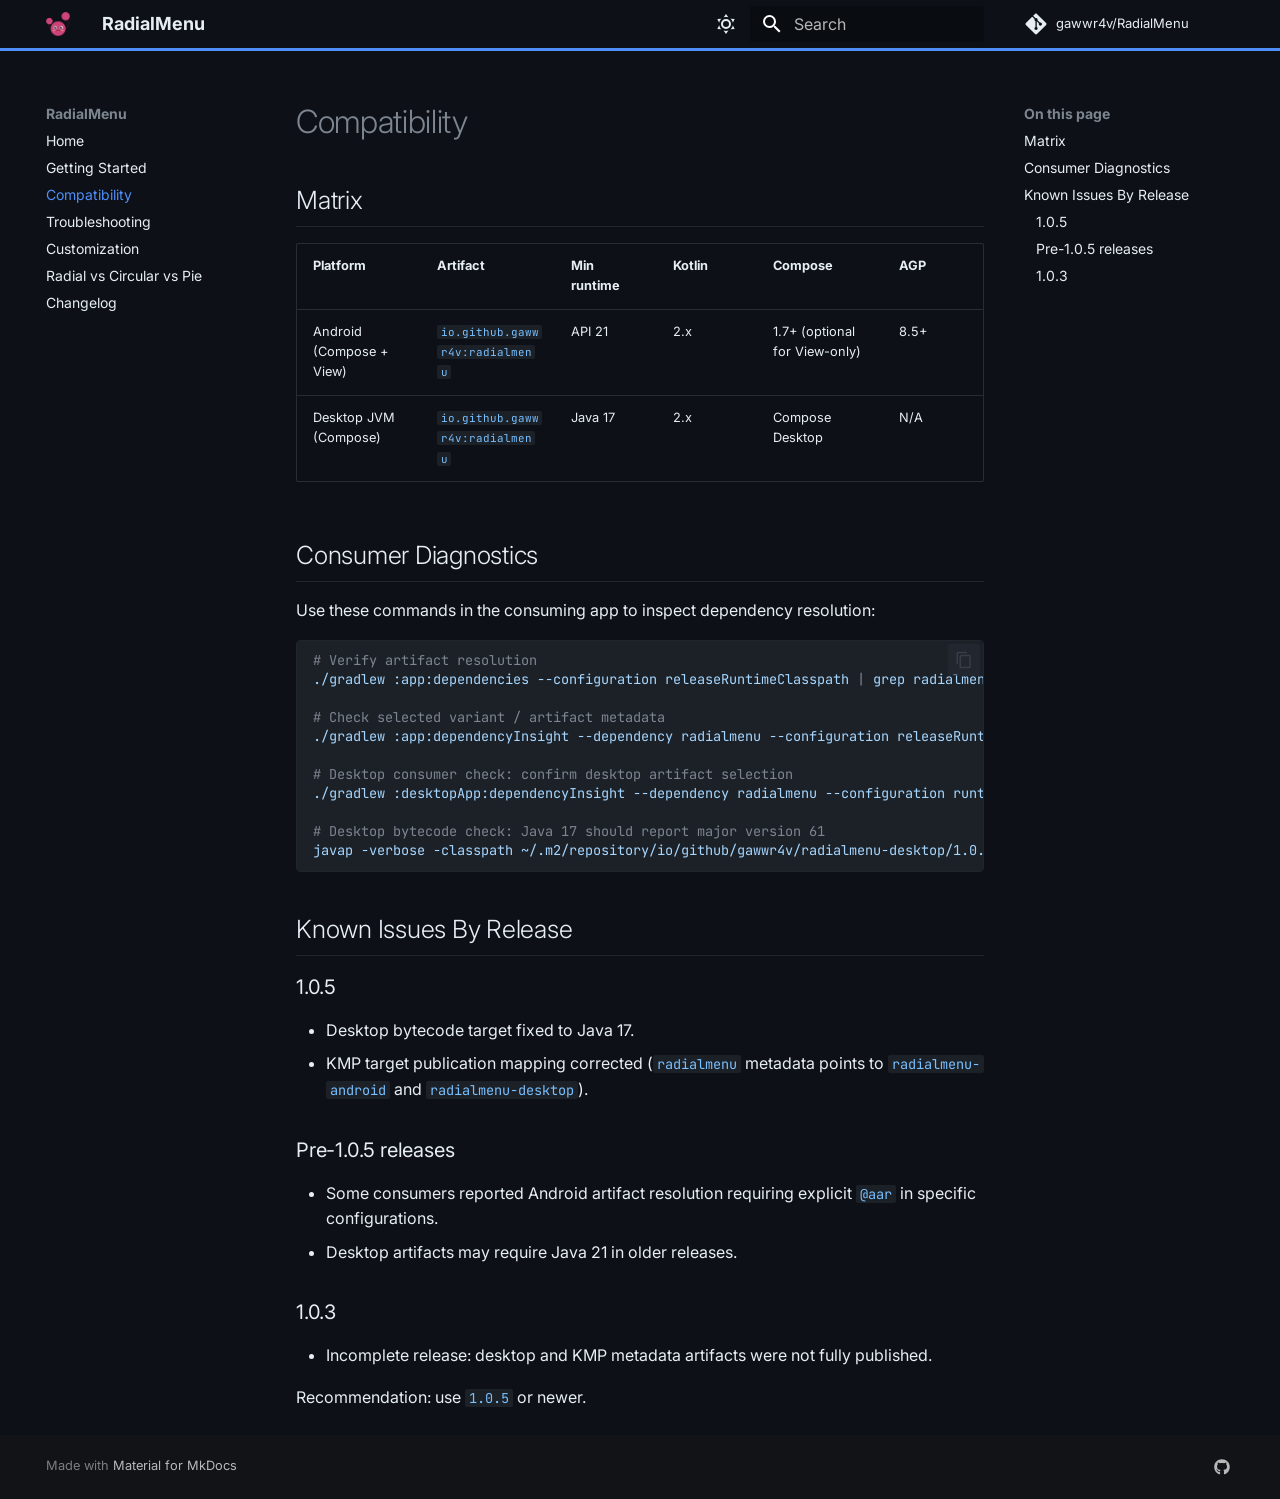
<file: site/compatibility/index.html>
<!doctype html><html lang=en class=no-js> <head><meta charset=utf-8><meta name=viewport content="width=device-width,initial-scale=1"><meta name=description content="Runtime/toolchain compatibility and consumer diagnostics."><link href=https://gawwr4v.github.io/RadialMenu/compatibility/ rel=canonical><link href=../getting-started/ rel=prev><link href=../troubleshooting/ rel=next><link rel=icon href=../assets/favicon.png><meta name=generator content="mkdocs-1.6.1, mkdocs-material-9.7.5"><title>Compatibility - RadialMenu - RadialMenu</title><link rel=stylesheet href=../assets/stylesheets/main.484c7ddc.min.css><link rel=stylesheet href=../assets/stylesheets/palette.ab4e12ef.min.css><link rel=preconnect href=https://fonts.gstatic.com crossorigin><link rel=stylesheet href="https://fonts.googleapis.com/css?family=Inter:300,300i,400,400i,700,700i%7CJetBrains+Mono:400,400i,700,700i&display=fallback"><style>:root{--md-text-font:"Inter";--md-code-font:"JetBrains Mono"}</style><link rel=stylesheet href=../stylesheets/custom.css><script>__md_scope=new URL("..",location),__md_hash=e=>[...e].reduce(((e,_)=>(e<<5)-e+_.charCodeAt(0)),0),__md_get=(e,_=localStorage,t=__md_scope)=>JSON.parse(_.getItem(t.pathname+"."+e)),__md_set=(e,_,t=localStorage,a=__md_scope)=>{try{t.setItem(a.pathname+"."+e,JSON.stringify(_))}catch(e){}}</script><script id=__analytics>function __md_analytics(){function e(){dataLayer.push(arguments)}window.dataLayer=window.dataLayer||[],e("js",new Date),e("config","G-LD029KLGPK"),document.addEventListener("DOMContentLoaded",(function(){document.forms.search&&document.forms.search.query.addEventListener("blur",(function(){this.value&&e("event","search",{search_term:this.value})}));document$.subscribe((function(){var t=document.forms.feedback;if(void 0!==t)for(var a of t.querySelectorAll("[type=submit]"))a.addEventListener("click",(function(a){a.preventDefault();var n=document.location.pathname,d=this.getAttribute("data-md-value");e("event","feedback",{page:n,data:d}),t.firstElementChild.disabled=!0;var r=t.querySelector(".md-feedback__note [data-md-value='"+d+"']");r&&(r.hidden=!1)})),t.hidden=!1})),location$.subscribe((function(t){e("config","G-LD029KLGPK",{page_path:t.pathname})}))}));var t=document.createElement("script");t.async=!0,t.src="https://www.googletagmanager.com/gtag/js?id=G-LD029KLGPK",document.getElementById("__analytics").insertAdjacentElement("afterEnd",t)}</script><script>"undefined"!=typeof __md_analytics&&__md_analytics()</script></head> <body dir=ltr data-md-color-scheme=slate data-md-color-primary=custom data-md-color-accent=custom> <input class=md-toggle data-md-toggle=drawer type=checkbox id=__drawer autocomplete=off> <input class=md-toggle data-md-toggle=search type=checkbox id=__search autocomplete=off> <label class=md-overlay for=__drawer></label> <div data-md-component=skip> <a href=#compatibility class=md-skip> Skip to content </a> </div> <div data-md-component=announce> </div> <header class="md-header md-header--shadow" data-md-component=header> <nav class="md-header__inner md-grid" aria-label=Header> <a href=.. title=RadialMenu class="md-header__button md-logo" aria-label=RadialMenu data-md-component=logo> <img src=../assets/radialMenuLogo.png alt=logo> </a> <label class="md-header__button md-icon" for=__drawer> <svg xmlns=http://www.w3.org/2000/svg viewbox="0 0 24 24"><path d="M3 6h18v2H3zm0 5h18v2H3zm0 5h18v2H3z"/></svg> </label> <div class=md-header__title data-md-component=header-title> <div class=md-header__ellipsis> <div class=md-header__topic> <span class=md-ellipsis> RadialMenu </span> </div> <div class=md-header__topic data-md-component=header-topic> <span class=md-ellipsis> Compatibility - RadialMenu </span> </div> </div> </div> <form class=md-header__option data-md-component=palette> <input class=md-option data-md-color-media data-md-color-scheme=slate data-md-color-primary=custom data-md-color-accent=custom aria-label="Switch to light mode" type=radio name=__palette id=__palette_0> <label class="md-header__button md-icon" title="Switch to light mode" for=__palette_1 hidden> <svg xmlns=http://www.w3.org/2000/svg viewbox="0 0 24 24"><path d="M12 7a5 5 0 0 1 5 5 5 5 0 0 1-5 5 5 5 0 0 1-5-5 5 5 0 0 1 5-5m0 2a3 3 0 0 0-3 3 3 3 0 0 0 3 3 3 3 0 0 0 3-3 3 3 0 0 0-3-3m0-7 2.39 3.42C13.65 5.15 12.84 5 12 5s-1.65.15-2.39.42zM3.34 7l4.16-.35A7.2 7.2 0 0 0 5.94 8.5c-.44.74-.69 1.5-.83 2.29zm.02 10 1.76-3.77a7.131 7.131 0 0 0 2.38 4.14zM20.65 7l-1.77 3.79a7.02 7.02 0 0 0-2.38-4.15zm-.01 10-4.14.36c.59-.51 1.12-1.14 1.54-1.86.42-.73.69-1.5.83-2.29zM12 22l-2.41-3.44c.74.27 1.55.44 2.41.44.82 0 1.63-.17 2.37-.44z"/></svg> </label> <input class=md-option data-md-color-media data-md-color-scheme=default data-md-color-primary=custom data-md-color-accent=custom aria-label="Switch to dark mode" type=radio name=__palette id=__palette_1> <label class="md-header__button md-icon" title="Switch to dark mode" for=__palette_0 hidden> <svg xmlns=http://www.w3.org/2000/svg viewbox="0 0 24 24"><path d="m17.75 4.09-2.53 1.94.91 3.06-2.63-1.81-2.63 1.81.91-3.06-2.53-1.94L12.44 4l1.06-3 1.06 3zm3.5 6.91-1.64 1.25.59 1.98-1.7-1.17-1.7 1.17.59-1.98L15.75 11l2.06-.05L18.5 9l.69 1.95zm-2.28 4.95c.83-.08 1.72 1.1 1.19 1.85-.32.45-.66.87-1.08 1.27C15.17 23 8.84 23 4.94 19.07c-3.91-3.9-3.91-10.24 0-14.14.4-.4.82-.76 1.27-1.08.75-.53 1.93.36 1.85 1.19-.27 2.86.69 5.83 2.89 8.02a9.96 9.96 0 0 0 8.02 2.89m-1.64 2.02a12.08 12.08 0 0 1-7.8-3.47c-2.17-2.19-3.33-5-3.49-7.82-2.81 3.14-2.7 7.96.31 10.98 3.02 3.01 7.84 3.12 10.98.31"/></svg> </label> </form> <script>var palette=__md_get("__palette");if(palette&&palette.color){if("(prefers-color-scheme)"===palette.color.media){var media=matchMedia("(prefers-color-scheme: light)"),input=document.querySelector(media.matches?"[data-md-color-media='(prefers-color-scheme: light)']":"[data-md-color-media='(prefers-color-scheme: dark)']");palette.color.media=input.getAttribute("data-md-color-media"),palette.color.scheme=input.getAttribute("data-md-color-scheme"),palette.color.primary=input.getAttribute("data-md-color-primary"),palette.color.accent=input.getAttribute("data-md-color-accent")}for(var[key,value]of Object.entries(palette.color))document.body.setAttribute("data-md-color-"+key,value)}</script> <label class="md-header__button md-icon" for=__search> <svg xmlns=http://www.w3.org/2000/svg viewbox="0 0 24 24"><path d="M9.5 3A6.5 6.5 0 0 1 16 9.5c0 1.61-.59 3.09-1.56 4.23l.27.27h.79l5 5-1.5 1.5-5-5v-.79l-.27-.27A6.52 6.52 0 0 1 9.5 16 6.5 6.5 0 0 1 3 9.5 6.5 6.5 0 0 1 9.5 3m0 2C7 5 5 7 5 9.5S7 14 9.5 14 14 12 14 9.5 12 5 9.5 5"/></svg> </label> <div class=md-search data-md-component=search role=dialog> <label class=md-search__overlay for=__search></label> <div class=md-search__inner role=search> <form class=md-search__form name=search> <input type=text class=md-search__input name=query aria-label=Search placeholder=Search autocapitalize=off autocorrect=off autocomplete=off spellcheck=false data-md-component=search-query required> <label class="md-search__icon md-icon" for=__search> <svg xmlns=http://www.w3.org/2000/svg viewbox="0 0 24 24"><path d="M9.5 3A6.5 6.5 0 0 1 16 9.5c0 1.61-.59 3.09-1.56 4.23l.27.27h.79l5 5-1.5 1.5-5-5v-.79l-.27-.27A6.52 6.52 0 0 1 9.5 16 6.5 6.5 0 0 1 3 9.5 6.5 6.5 0 0 1 9.5 3m0 2C7 5 5 7 5 9.5S7 14 9.5 14 14 12 14 9.5 12 5 9.5 5"/></svg> <svg xmlns=http://www.w3.org/2000/svg viewbox="0 0 24 24"><path d="M20 11v2H8l5.5 5.5-1.42 1.42L4.16 12l7.92-7.92L13.5 5.5 8 11z"/></svg> </label> <nav class=md-search__options aria-label=Search> <button type=reset class="md-search__icon md-icon" title=Clear aria-label=Clear tabindex=-1> <svg xmlns=http://www.w3.org/2000/svg viewbox="0 0 24 24"><path d="M19 6.41 17.59 5 12 10.59 6.41 5 5 6.41 10.59 12 5 17.59 6.41 19 12 13.41 17.59 19 19 17.59 13.41 12z"/></svg> </button> </nav> <div class=md-search__suggest data-md-component=search-suggest></div> </form> <div class=md-search__output> <div class=md-search__scrollwrap tabindex=0 data-md-scrollfix> <div class=md-search-result data-md-component=search-result> <div class=md-search-result__meta> Initializing search </div> <ol class=md-search-result__list role=presentation></ol> </div> </div> </div> </div> </div> <div class=md-header__source> <a href=https://github.com/gawwr4v/RadialMenu title="Go to repository" class=md-source data-md-component=source> <div class="md-source__icon md-icon"> <svg xmlns=http://www.w3.org/2000/svg viewbox="0 0 448 512"><!-- Font Awesome Free 7.1.0 by @fontawesome - https://fontawesome.com License - https://fontawesome.com/license/free (Icons: CC BY 4.0, Fonts: SIL OFL 1.1, Code: MIT License) Copyright 2025 Fonticons, Inc.--><path d="M439.6 236.1 244 40.5c-5.4-5.5-12.8-8.5-20.4-8.5s-15 3-20.4 8.4L162.5 81l51.5 51.5c27.1-9.1 52.7 16.8 43.4 43.7l49.7 49.7c34.2-11.8 61.2 31 35.5 56.7-26.5 26.5-70.2-2.9-56-37.3L240.3 199v121.9c25.3 12.5 22.3 41.8 9.1 55-6.4 6.4-15.2 10.1-24.3 10.1s-17.8-3.6-24.3-10.1c-17.6-17.6-11.1-46.9 11.2-56v-123c-20.8-8.5-24.6-30.7-18.6-45L142.6 101 8.5 235.1C3 240.6 0 247.9 0 255.5s3 15 8.5 20.4l195.6 195.7c5.4 5.4 12.7 8.4 20.4 8.4s15-3 20.4-8.4l194.7-194.7c5.4-5.4 8.4-12.8 8.4-20.4s-3-15-8.4-20.4"/></svg> </div> <div class=md-source__repository> gawwr4v/RadialMenu </div> </a> </div> </nav> </header> <div class=md-container data-md-component=container> <main class=md-main data-md-component=main> <div class="md-main__inner md-grid"> <div class="md-sidebar md-sidebar--primary" data-md-component=sidebar data-md-type=navigation> <div class=md-sidebar__scrollwrap> <div class=md-sidebar__inner> <nav class="md-nav md-nav--primary" aria-label=Navigation data-md-level=0> <label class=md-nav__title for=__drawer> <a href=.. title=RadialMenu class="md-nav__button md-logo" aria-label=RadialMenu data-md-component=logo> <img src=../assets/radialMenuLogo.png alt=logo> </a> RadialMenu </label> <div class=md-nav__source> <a href=https://github.com/gawwr4v/RadialMenu title="Go to repository" class=md-source data-md-component=source> <div class="md-source__icon md-icon"> <svg xmlns=http://www.w3.org/2000/svg viewbox="0 0 448 512"><!-- Font Awesome Free 7.1.0 by @fontawesome - https://fontawesome.com License - https://fontawesome.com/license/free (Icons: CC BY 4.0, Fonts: SIL OFL 1.1, Code: MIT License) Copyright 2025 Fonticons, Inc.--><path d="M439.6 236.1 244 40.5c-5.4-5.5-12.8-8.5-20.4-8.5s-15 3-20.4 8.4L162.5 81l51.5 51.5c27.1-9.1 52.7 16.8 43.4 43.7l49.7 49.7c34.2-11.8 61.2 31 35.5 56.7-26.5 26.5-70.2-2.9-56-37.3L240.3 199v121.9c25.3 12.5 22.3 41.8 9.1 55-6.4 6.4-15.2 10.1-24.3 10.1s-17.8-3.6-24.3-10.1c-17.6-17.6-11.1-46.9 11.2-56v-123c-20.8-8.5-24.6-30.7-18.6-45L142.6 101 8.5 235.1C3 240.6 0 247.9 0 255.5s3 15 8.5 20.4l195.6 195.7c5.4 5.4 12.7 8.4 20.4 8.4s15-3 20.4-8.4l194.7-194.7c5.4-5.4 8.4-12.8 8.4-20.4s-3-15-8.4-20.4"/></svg> </div> <div class=md-source__repository> gawwr4v/RadialMenu </div> </a> </div> <ul class=md-nav__list data-md-scrollfix> <li class=md-nav__item> <a href=.. class=md-nav__link> <span class=md-ellipsis> Home </span> </a> </li> <li class=md-nav__item> <a href=../getting-started/ class=md-nav__link> <span class=md-ellipsis> Getting Started </span> </a> </li> <li class="md-nav__item md-nav__item--active"> <input class="md-nav__toggle md-toggle" type=checkbox id=__toc> <label class="md-nav__link md-nav__link--active" for=__toc> <span class=md-ellipsis> Compatibility </span> <span class="md-nav__icon md-icon"></span> </label> <a href=./ class="md-nav__link md-nav__link--active"> <span class=md-ellipsis> Compatibility </span> </a> <nav class="md-nav md-nav--secondary" aria-label="On this page"> <label class=md-nav__title for=__toc> <span class="md-nav__icon md-icon"></span> On this page </label> <ul class=md-nav__list data-md-component=toc data-md-scrollfix> <li class=md-nav__item> <a href=#matrix class=md-nav__link> <span class=md-ellipsis> Matrix </span> </a> </li> <li class=md-nav__item> <a href=#consumer-diagnostics class=md-nav__link> <span class=md-ellipsis> Consumer Diagnostics </span> </a> </li> <li class=md-nav__item> <a href=#known-issues-by-release class=md-nav__link> <span class=md-ellipsis> Known Issues By Release </span> </a> <nav class=md-nav aria-label="Known Issues By Release"> <ul class=md-nav__list> <li class=md-nav__item> <a href=#105 class=md-nav__link> <span class=md-ellipsis> 1.0.5 </span> </a> </li> <li class=md-nav__item> <a href=#pre-105-releases class=md-nav__link> <span class=md-ellipsis> Pre-1.0.5 releases </span> </a> </li> <li class=md-nav__item> <a href=#103 class=md-nav__link> <span class=md-ellipsis> 1.0.3 </span> </a> </li> </ul> </nav> </li> </ul> </nav> </li> <li class=md-nav__item> <a href=../troubleshooting/ class=md-nav__link> <span class=md-ellipsis> Troubleshooting </span> </a> </li> <li class=md-nav__item> <a href=../customization/ class=md-nav__link> <span class=md-ellipsis> Customization </span> </a> </li> <li class=md-nav__item> <a href=../alternatives/ class=md-nav__link> <span class=md-ellipsis> Radial vs Circular vs Pie </span> </a> </li> <li class=md-nav__item> <a href=../changelog/ class=md-nav__link> <span class=md-ellipsis> Changelog </span> </a> </li> </ul> </nav> </div> </div> </div> <div class="md-sidebar md-sidebar--secondary" data-md-component=sidebar data-md-type=toc> <div class=md-sidebar__scrollwrap> <div class=md-sidebar__inner> <nav class="md-nav md-nav--secondary" aria-label="On this page"> <label class=md-nav__title for=__toc> <span class="md-nav__icon md-icon"></span> On this page </label> <ul class=md-nav__list data-md-component=toc data-md-scrollfix> <li class=md-nav__item> <a href=#matrix class=md-nav__link> <span class=md-ellipsis> Matrix </span> </a> </li> <li class=md-nav__item> <a href=#consumer-diagnostics class=md-nav__link> <span class=md-ellipsis> Consumer Diagnostics </span> </a> </li> <li class=md-nav__item> <a href=#known-issues-by-release class=md-nav__link> <span class=md-ellipsis> Known Issues By Release </span> </a> <nav class=md-nav aria-label="Known Issues By Release"> <ul class=md-nav__list> <li class=md-nav__item> <a href=#105 class=md-nav__link> <span class=md-ellipsis> 1.0.5 </span> </a> </li> <li class=md-nav__item> <a href=#pre-105-releases class=md-nav__link> <span class=md-ellipsis> Pre-1.0.5 releases </span> </a> </li> <li class=md-nav__item> <a href=#103 class=md-nav__link> <span class=md-ellipsis> 1.0.3 </span> </a> </li> </ul> </nav> </li> </ul> </nav> </div> </div> </div> <div class=md-content data-md-component=content> <article class="md-content__inner md-typeset"> <h1 id=compatibility>Compatibility<a class=headerlink href=#compatibility title="Permanent link">&para;</a></h1> <h2 id=matrix>Matrix<a class=headerlink href=#matrix title="Permanent link">&para;</a></h2> <table> <thead> <tr> <th>Platform</th> <th>Artifact</th> <th>Min runtime</th> <th>Kotlin</th> <th>Compose</th> <th>AGP</th> </tr> </thead> <tbody> <tr> <td>Android (Compose + View)</td> <td><code>io.github.gawwr4v:radialmenu</code></td> <td>API 21</td> <td>2.x</td> <td>1.7+ (optional for View-only)</td> <td>8.5+</td> </tr> <tr> <td>Desktop JVM (Compose)</td> <td><code>io.github.gawwr4v:radialmenu</code></td> <td>Java 17</td> <td>2.x</td> <td>Compose Desktop</td> <td>N/A</td> </tr> </tbody> </table> <h2 id=consumer-diagnostics>Consumer Diagnostics<a class=headerlink href=#consumer-diagnostics title="Permanent link">&para;</a></h2> <p>Use these commands in the consuming app to inspect dependency resolution:</p> <div class=highlight><pre><span></span><code><a id=__codelineno-0-1 name=__codelineno-0-1 href=#__codelineno-0-1></a><span class=c1># Verify artifact resolution</span>
<a id=__codelineno-0-2 name=__codelineno-0-2 href=#__codelineno-0-2></a>./gradlew<span class=w> </span>:app:dependencies<span class=w> </span>--configuration<span class=w> </span>releaseRuntimeClasspath<span class=w> </span><span class=p>|</span><span class=w> </span>grep<span class=w> </span>radialmenu
<a id=__codelineno-0-3 name=__codelineno-0-3 href=#__codelineno-0-3></a>
<a id=__codelineno-0-4 name=__codelineno-0-4 href=#__codelineno-0-4></a><span class=c1># Check selected variant / artifact metadata</span>
<a id=__codelineno-0-5 name=__codelineno-0-5 href=#__codelineno-0-5></a>./gradlew<span class=w> </span>:app:dependencyInsight<span class=w> </span>--dependency<span class=w> </span>radialmenu<span class=w> </span>--configuration<span class=w> </span>releaseRuntimeClasspath
<a id=__codelineno-0-6 name=__codelineno-0-6 href=#__codelineno-0-6></a>
<a id=__codelineno-0-7 name=__codelineno-0-7 href=#__codelineno-0-7></a><span class=c1># Desktop consumer check: confirm desktop artifact selection</span>
<a id=__codelineno-0-8 name=__codelineno-0-8 href=#__codelineno-0-8></a>./gradlew<span class=w> </span>:desktopApp:dependencyInsight<span class=w> </span>--dependency<span class=w> </span>radialmenu<span class=w> </span>--configuration<span class=w> </span>runtimeClasspath
<a id=__codelineno-0-9 name=__codelineno-0-9 href=#__codelineno-0-9></a>
<a id=__codelineno-0-10 name=__codelineno-0-10 href=#__codelineno-0-10></a><span class=c1># Desktop bytecode check: Java 17 should report major version 61</span>
<a id=__codelineno-0-11 name=__codelineno-0-11 href=#__codelineno-0-11></a>javap<span class=w> </span>-verbose<span class=w> </span>-classpath<span class=w> </span>~/.m2/repository/io/github/gawwr4v/radialmenu-desktop/1.0.5/radialmenu-desktop-1.0.5.jar<span class=w> </span>io.github.gawwr4v.radialmenu.RadialMenuTriggerMode
</code></pre></div> <h2 id=known-issues-by-release>Known Issues By Release<a class=headerlink href=#known-issues-by-release title="Permanent link">&para;</a></h2> <h3 id=105>1.0.5<a class=headerlink href=#105 title="Permanent link">&para;</a></h3> <ul> <li>Desktop bytecode target fixed to Java 17.</li> <li>KMP target publication mapping corrected (<code>radialmenu</code> metadata points to <code>radialmenu-android</code> and <code>radialmenu-desktop</code>).</li> </ul> <h3 id=pre-105-releases>Pre-1.0.5 releases<a class=headerlink href=#pre-105-releases title="Permanent link">&para;</a></h3> <ul> <li>Some consumers reported Android artifact resolution requiring explicit <code>@aar</code> in specific configurations.</li> <li>Desktop artifacts may require Java 21 in older releases.</li> </ul> <h3 id=103>1.0.3<a class=headerlink href=#103 title="Permanent link">&para;</a></h3> <ul> <li>Incomplete release: desktop and KMP metadata artifacts were not fully published.</li> </ul> <p>Recommendation: use <code>1.0.5</code> or newer.</p> </article> </div> <script>var tabs=__md_get("__tabs");if(Array.isArray(tabs))e:for(var set of document.querySelectorAll(".tabbed-set")){var labels=set.querySelector(".tabbed-labels");for(var tab of tabs)for(var label of labels.getElementsByTagName("label"))if(label.innerText.trim()===tab){var input=document.getElementById(label.htmlFor);input.checked=!0;continue e}}</script> <script>var target=document.getElementById(location.hash.slice(1));target&&target.name&&(target.checked=target.name.startsWith("__tabbed_"))</script> </div> <button type=button class="md-top md-icon" data-md-component=top hidden> <svg xmlns=http://www.w3.org/2000/svg viewbox="0 0 24 24"><path d="M13 20h-2V8l-5.5 5.5-1.42-1.42L12 4.16l7.92 7.92-1.42 1.42L13 8z"/></svg> Back to top </button> </main> <footer class=md-footer> <div class="md-footer-meta md-typeset"> <div class="md-footer-meta__inner md-grid"> <div class=md-copyright> Made with <a href=https://squidfunk.github.io/mkdocs-material/ target=_blank rel=noopener> Material for MkDocs </a> </div> <div class=md-social> <a href=https://github.com/gawwr4v/RadialMenu target=_blank rel=noopener title=github.com class=md-social__link> <svg xmlns=http://www.w3.org/2000/svg viewbox="0 0 512 512"><!-- Font Awesome Free 7.1.0 by @fontawesome - https://fontawesome.com License - https://fontawesome.com/license/free (Icons: CC BY 4.0, Fonts: SIL OFL 1.1, Code: MIT License) Copyright 2025 Fonticons, Inc.--><path d="M173.9 397.4c0 2-2.3 3.6-5.2 3.6-3.3.3-5.6-1.3-5.6-3.6 0-2 2.3-3.6 5.2-3.6 3-.3 5.6 1.3 5.6 3.6m-31.1-4.5c-.7 2 1.3 4.3 4.3 4.9 2.6 1 5.6 0 6.2-2s-1.3-4.3-4.3-5.2c-2.6-.7-5.5.3-6.2 2.3m44.2-1.7c-2.9.7-4.9 2.6-4.6 4.9.3 2 2.9 3.3 5.9 2.6 2.9-.7 4.9-2.6 4.6-4.6-.3-1.9-3-3.2-5.9-2.9M252.8 8C114.1 8 8 113.3 8 252c0 110.9 69.8 205.8 169.5 239.2 12.8 2.3 17.3-5.6 17.3-12.1 0-6.2-.3-40.4-.3-61.4 0 0-70 15-84.7-29.8 0 0-11.4-29.1-27.8-36.6 0 0-22.9-15.7 1.6-15.4 0 0 24.9 2 38.6 25.8 21.9 38.6 58.6 27.5 72.9 20.9 2.3-16 8.8-27.1 16-33.7-55.9-6.2-112.3-14.3-112.3-110.5 0-27.5 7.6-41.3 23.6-58.9-2.6-6.5-11.1-33.3 2.6-67.9 20.9-6.5 69 27 69 27 20-5.6 41.5-8.5 62.8-8.5s42.8 2.9 62.8 8.5c0 0 48.1-33.6 69-27 13.7 34.7 5.2 61.4 2.6 67.9 16 17.7 25.8 31.5 25.8 58.9 0 96.5-58.9 104.2-114.8 110.5 9.2 7.9 17 22.9 17 46.4 0 33.7-.3 75.4-.3 83.6 0 6.5 4.6 14.4 17.3 12.1C436.2 457.8 504 362.9 504 252 504 113.3 391.5 8 252.8 8M105.2 352.9c-1.3 1-1 3.3.7 5.2 1.6 1.6 3.9 2.3 5.2 1 1.3-1 1-3.3-.7-5.2-1.6-1.6-3.9-2.3-5.2-1m-10.8-8.1c-.7 1.3.3 2.9 2.3 3.9 1.6 1 3.6.7 4.3-.7.7-1.3-.3-2.9-2.3-3.9-2-.6-3.6-.3-4.3.7m32.4 35.6c-1.6 1.3-1 4.3 1.3 6.2 2.3 2.3 5.2 2.6 6.5 1 1.3-1.3.7-4.3-1.3-6.2-2.2-2.3-5.2-2.6-6.5-1m-11.4-14.7c-1.6 1-1.6 3.6 0 5.9s4.3 3.3 5.6 2.3c1.6-1.3 1.6-3.9 0-6.2-1.4-2.3-4-3.3-5.6-2"/></svg> </a> </div> </div> </div> </footer> </div> <div class=md-dialog data-md-component=dialog> <div class="md-dialog__inner md-typeset"></div> </div> <script id=__config type=application/json>{"annotate": null, "base": "..", "features": ["navigation.instant", "navigation.tracking", "navigation.top", "search.highlight", "search.suggest", "content.code.copy", "content.tabs.link"], "search": "../assets/javascripts/workers/search.2c215733.min.js", "tags": null, "translations": {"clipboard.copied": "Copied to clipboard", "clipboard.copy": "Copy to clipboard", "search.result.more.one": "1 more on this page", "search.result.more.other": "# more on this page", "search.result.none": "No matching documents", "search.result.one": "1 matching document", "search.result.other": "# matching documents", "search.result.placeholder": "Type to start searching", "search.result.term.missing": "Missing", "select.version": "Select version"}, "version": null}</script> <script src=../assets/javascripts/bundle.79ae519e.min.js></script> </body> </html>
</file>
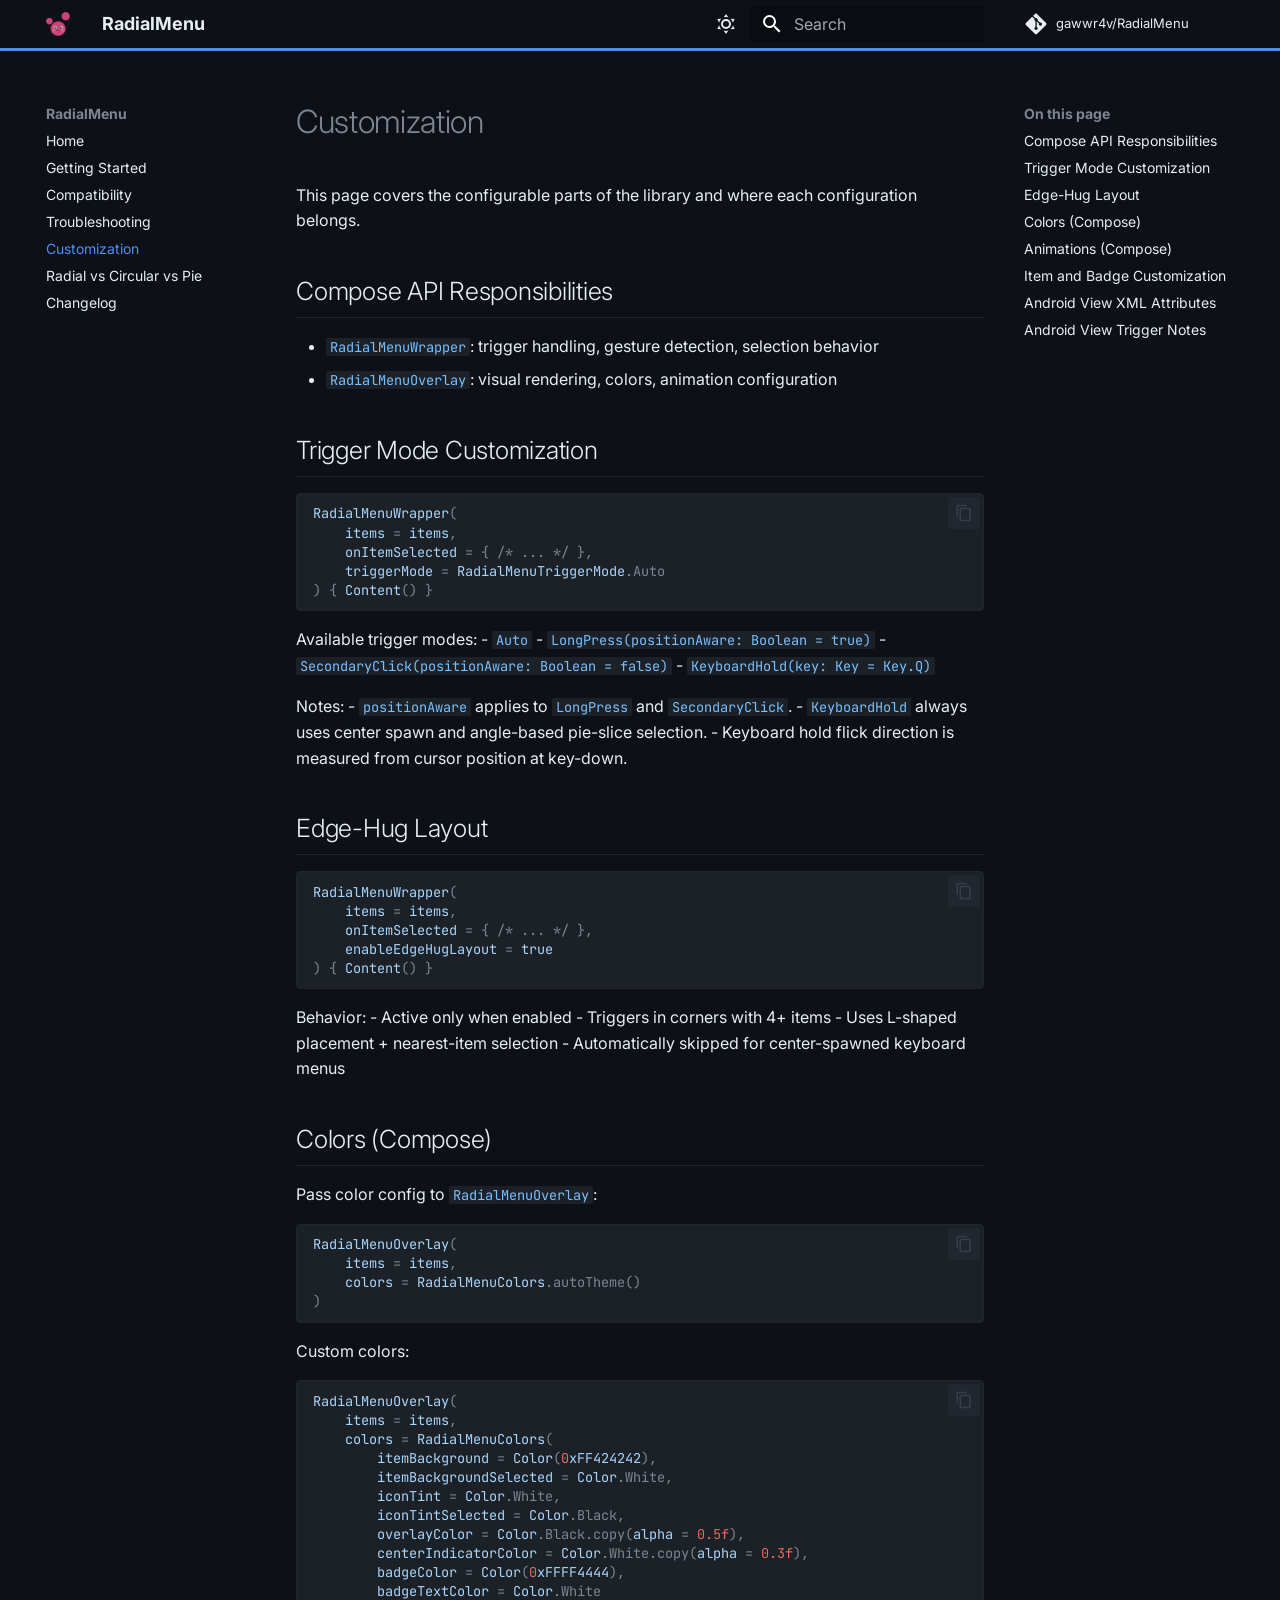
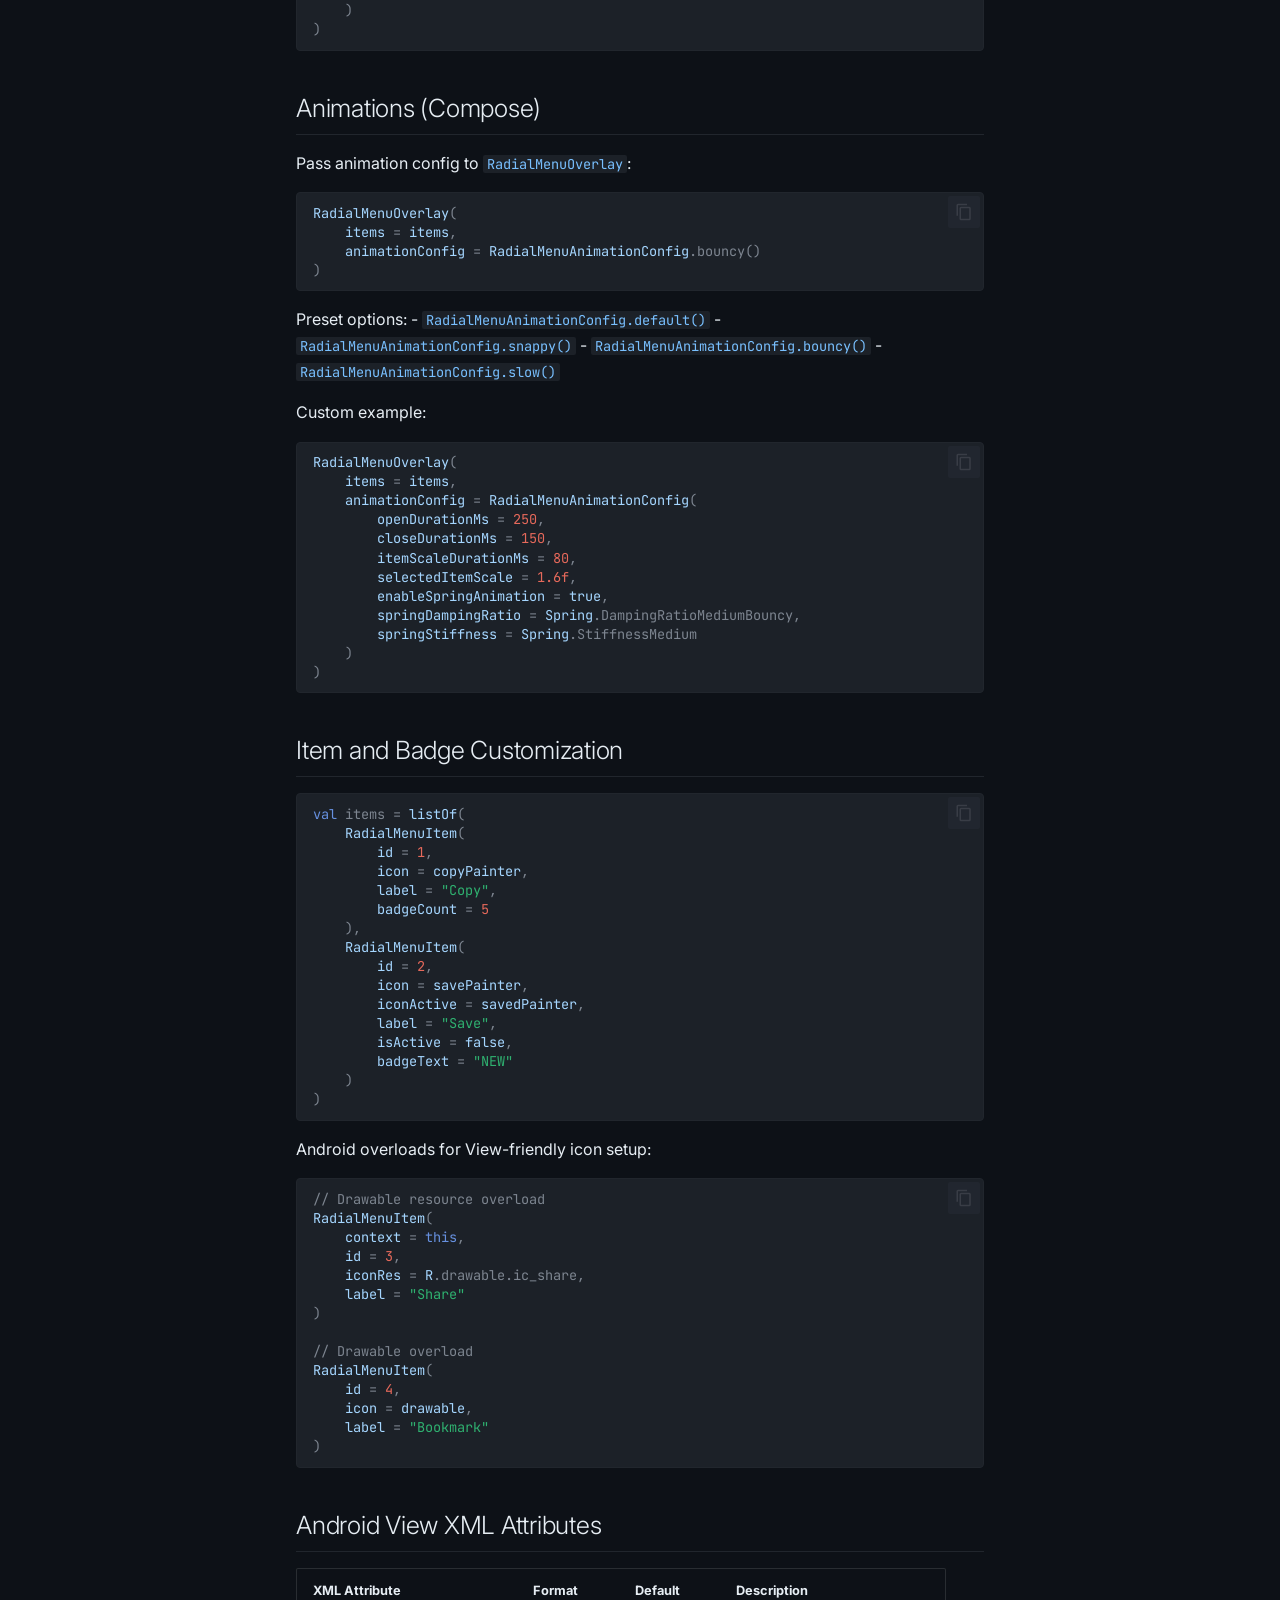
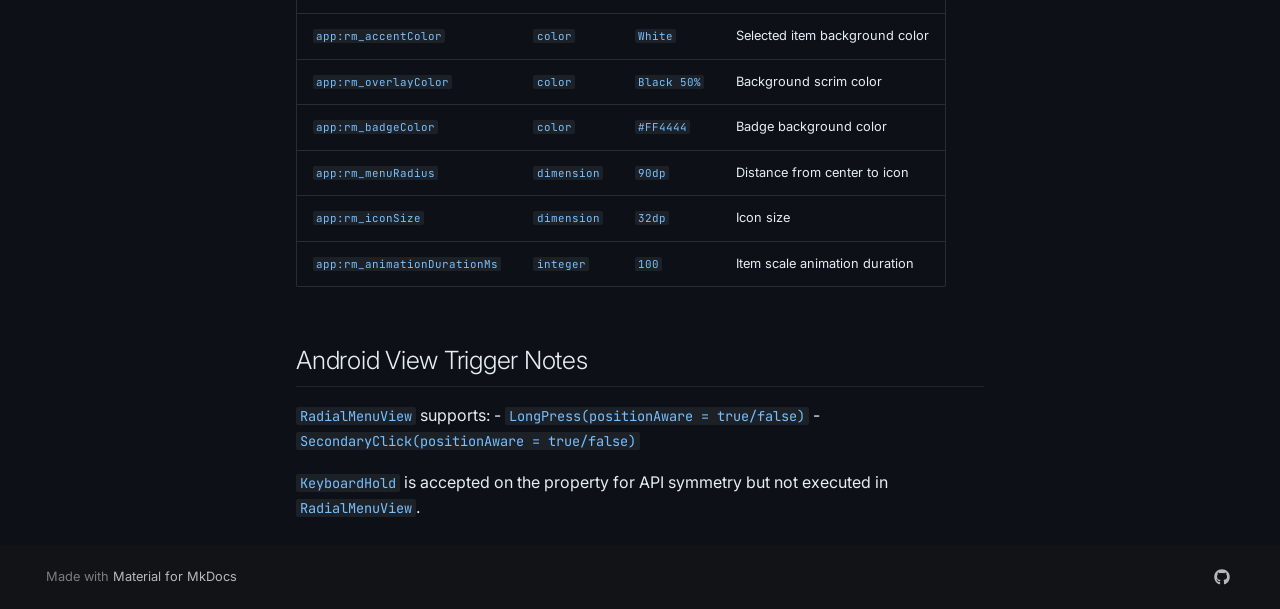
<file: site/customization/index.html>
<!doctype html><html lang=en class=no-js> <head><meta charset=utf-8><meta name=viewport content="width=device-width,initial-scale=1"><meta name=description content="Configure colors, animations, trigger modes, edge-hug behavior, and Android XML attributes."><link href=https://gawwr4v.github.io/RadialMenu/customization/ rel=canonical><link href=../troubleshooting/ rel=prev><link href=../alternatives/ rel=next><link rel=icon href=../assets/favicon.png><meta name=generator content="mkdocs-1.6.1, mkdocs-material-9.7.5"><title>Customization - RadialMenu - RadialMenu</title><link rel=stylesheet href=../assets/stylesheets/main.484c7ddc.min.css><link rel=stylesheet href=../assets/stylesheets/palette.ab4e12ef.min.css><link rel=preconnect href=https://fonts.gstatic.com crossorigin><link rel=stylesheet href="https://fonts.googleapis.com/css?family=Inter:300,300i,400,400i,700,700i%7CJetBrains+Mono:400,400i,700,700i&display=fallback"><style>:root{--md-text-font:"Inter";--md-code-font:"JetBrains Mono"}</style><link rel=stylesheet href=../stylesheets/custom.css><script>__md_scope=new URL("..",location),__md_hash=e=>[...e].reduce(((e,_)=>(e<<5)-e+_.charCodeAt(0)),0),__md_get=(e,_=localStorage,t=__md_scope)=>JSON.parse(_.getItem(t.pathname+"."+e)),__md_set=(e,_,t=localStorage,a=__md_scope)=>{try{t.setItem(a.pathname+"."+e,JSON.stringify(_))}catch(e){}}</script><script id=__analytics>function __md_analytics(){function e(){dataLayer.push(arguments)}window.dataLayer=window.dataLayer||[],e("js",new Date),e("config","G-LD029KLGPK"),document.addEventListener("DOMContentLoaded",(function(){document.forms.search&&document.forms.search.query.addEventListener("blur",(function(){this.value&&e("event","search",{search_term:this.value})}));document$.subscribe((function(){var t=document.forms.feedback;if(void 0!==t)for(var a of t.querySelectorAll("[type=submit]"))a.addEventListener("click",(function(a){a.preventDefault();var n=document.location.pathname,d=this.getAttribute("data-md-value");e("event","feedback",{page:n,data:d}),t.firstElementChild.disabled=!0;var r=t.querySelector(".md-feedback__note [data-md-value='"+d+"']");r&&(r.hidden=!1)})),t.hidden=!1})),location$.subscribe((function(t){e("config","G-LD029KLGPK",{page_path:t.pathname})}))}));var t=document.createElement("script");t.async=!0,t.src="https://www.googletagmanager.com/gtag/js?id=G-LD029KLGPK",document.getElementById("__analytics").insertAdjacentElement("afterEnd",t)}</script><script>"undefined"!=typeof __md_analytics&&__md_analytics()</script></head> <body dir=ltr data-md-color-scheme=slate data-md-color-primary=custom data-md-color-accent=custom> <input class=md-toggle data-md-toggle=drawer type=checkbox id=__drawer autocomplete=off> <input class=md-toggle data-md-toggle=search type=checkbox id=__search autocomplete=off> <label class=md-overlay for=__drawer></label> <div data-md-component=skip> <a href=#customization class=md-skip> Skip to content </a> </div> <div data-md-component=announce> </div> <header class="md-header md-header--shadow" data-md-component=header> <nav class="md-header__inner md-grid" aria-label=Header> <a href=.. title=RadialMenu class="md-header__button md-logo" aria-label=RadialMenu data-md-component=logo> <img src=../assets/radialMenuLogo.png alt=logo> </a> <label class="md-header__button md-icon" for=__drawer> <svg xmlns=http://www.w3.org/2000/svg viewbox="0 0 24 24"><path d="M3 6h18v2H3zm0 5h18v2H3zm0 5h18v2H3z"/></svg> </label> <div class=md-header__title data-md-component=header-title> <div class=md-header__ellipsis> <div class=md-header__topic> <span class=md-ellipsis> RadialMenu </span> </div> <div class=md-header__topic data-md-component=header-topic> <span class=md-ellipsis> Customization - RadialMenu </span> </div> </div> </div> <form class=md-header__option data-md-component=palette> <input class=md-option data-md-color-media data-md-color-scheme=slate data-md-color-primary=custom data-md-color-accent=custom aria-label="Switch to light mode" type=radio name=__palette id=__palette_0> <label class="md-header__button md-icon" title="Switch to light mode" for=__palette_1 hidden> <svg xmlns=http://www.w3.org/2000/svg viewbox="0 0 24 24"><path d="M12 7a5 5 0 0 1 5 5 5 5 0 0 1-5 5 5 5 0 0 1-5-5 5 5 0 0 1 5-5m0 2a3 3 0 0 0-3 3 3 3 0 0 0 3 3 3 3 0 0 0 3-3 3 3 0 0 0-3-3m0-7 2.39 3.42C13.65 5.15 12.84 5 12 5s-1.65.15-2.39.42zM3.34 7l4.16-.35A7.2 7.2 0 0 0 5.94 8.5c-.44.74-.69 1.5-.83 2.29zm.02 10 1.76-3.77a7.131 7.131 0 0 0 2.38 4.14zM20.65 7l-1.77 3.79a7.02 7.02 0 0 0-2.38-4.15zm-.01 10-4.14.36c.59-.51 1.12-1.14 1.54-1.86.42-.73.69-1.5.83-2.29zM12 22l-2.41-3.44c.74.27 1.55.44 2.41.44.82 0 1.63-.17 2.37-.44z"/></svg> </label> <input class=md-option data-md-color-media data-md-color-scheme=default data-md-color-primary=custom data-md-color-accent=custom aria-label="Switch to dark mode" type=radio name=__palette id=__palette_1> <label class="md-header__button md-icon" title="Switch to dark mode" for=__palette_0 hidden> <svg xmlns=http://www.w3.org/2000/svg viewbox="0 0 24 24"><path d="m17.75 4.09-2.53 1.94.91 3.06-2.63-1.81-2.63 1.81.91-3.06-2.53-1.94L12.44 4l1.06-3 1.06 3zm3.5 6.91-1.64 1.25.59 1.98-1.7-1.17-1.7 1.17.59-1.98L15.75 11l2.06-.05L18.5 9l.69 1.95zm-2.28 4.95c.83-.08 1.72 1.1 1.19 1.85-.32.45-.66.87-1.08 1.27C15.17 23 8.84 23 4.94 19.07c-3.91-3.9-3.91-10.24 0-14.14.4-.4.82-.76 1.27-1.08.75-.53 1.93.36 1.85 1.19-.27 2.86.69 5.83 2.89 8.02a9.96 9.96 0 0 0 8.02 2.89m-1.64 2.02a12.08 12.08 0 0 1-7.8-3.47c-2.17-2.19-3.33-5-3.49-7.82-2.81 3.14-2.7 7.96.31 10.98 3.02 3.01 7.84 3.12 10.98.31"/></svg> </label> </form> <script>var palette=__md_get("__palette");if(palette&&palette.color){if("(prefers-color-scheme)"===palette.color.media){var media=matchMedia("(prefers-color-scheme: light)"),input=document.querySelector(media.matches?"[data-md-color-media='(prefers-color-scheme: light)']":"[data-md-color-media='(prefers-color-scheme: dark)']");palette.color.media=input.getAttribute("data-md-color-media"),palette.color.scheme=input.getAttribute("data-md-color-scheme"),palette.color.primary=input.getAttribute("data-md-color-primary"),palette.color.accent=input.getAttribute("data-md-color-accent")}for(var[key,value]of Object.entries(palette.color))document.body.setAttribute("data-md-color-"+key,value)}</script> <label class="md-header__button md-icon" for=__search> <svg xmlns=http://www.w3.org/2000/svg viewbox="0 0 24 24"><path d="M9.5 3A6.5 6.5 0 0 1 16 9.5c0 1.61-.59 3.09-1.56 4.23l.27.27h.79l5 5-1.5 1.5-5-5v-.79l-.27-.27A6.52 6.52 0 0 1 9.5 16 6.5 6.5 0 0 1 3 9.5 6.5 6.5 0 0 1 9.5 3m0 2C7 5 5 7 5 9.5S7 14 9.5 14 14 12 14 9.5 12 5 9.5 5"/></svg> </label> <div class=md-search data-md-component=search role=dialog> <label class=md-search__overlay for=__search></label> <div class=md-search__inner role=search> <form class=md-search__form name=search> <input type=text class=md-search__input name=query aria-label=Search placeholder=Search autocapitalize=off autocorrect=off autocomplete=off spellcheck=false data-md-component=search-query required> <label class="md-search__icon md-icon" for=__search> <svg xmlns=http://www.w3.org/2000/svg viewbox="0 0 24 24"><path d="M9.5 3A6.5 6.5 0 0 1 16 9.5c0 1.61-.59 3.09-1.56 4.23l.27.27h.79l5 5-1.5 1.5-5-5v-.79l-.27-.27A6.52 6.52 0 0 1 9.5 16 6.5 6.5 0 0 1 3 9.5 6.5 6.5 0 0 1 9.5 3m0 2C7 5 5 7 5 9.5S7 14 9.5 14 14 12 14 9.5 12 5 9.5 5"/></svg> <svg xmlns=http://www.w3.org/2000/svg viewbox="0 0 24 24"><path d="M20 11v2H8l5.5 5.5-1.42 1.42L4.16 12l7.92-7.92L13.5 5.5 8 11z"/></svg> </label> <nav class=md-search__options aria-label=Search> <button type=reset class="md-search__icon md-icon" title=Clear aria-label=Clear tabindex=-1> <svg xmlns=http://www.w3.org/2000/svg viewbox="0 0 24 24"><path d="M19 6.41 17.59 5 12 10.59 6.41 5 5 6.41 10.59 12 5 17.59 6.41 19 12 13.41 17.59 19 19 17.59 13.41 12z"/></svg> </button> </nav> <div class=md-search__suggest data-md-component=search-suggest></div> </form> <div class=md-search__output> <div class=md-search__scrollwrap tabindex=0 data-md-scrollfix> <div class=md-search-result data-md-component=search-result> <div class=md-search-result__meta> Initializing search </div> <ol class=md-search-result__list role=presentation></ol> </div> </div> </div> </div> </div> <div class=md-header__source> <a href=https://github.com/gawwr4v/RadialMenu title="Go to repository" class=md-source data-md-component=source> <div class="md-source__icon md-icon"> <svg xmlns=http://www.w3.org/2000/svg viewbox="0 0 448 512"><!-- Font Awesome Free 7.1.0 by @fontawesome - https://fontawesome.com License - https://fontawesome.com/license/free (Icons: CC BY 4.0, Fonts: SIL OFL 1.1, Code: MIT License) Copyright 2025 Fonticons, Inc.--><path d="M439.6 236.1 244 40.5c-5.4-5.5-12.8-8.5-20.4-8.5s-15 3-20.4 8.4L162.5 81l51.5 51.5c27.1-9.1 52.7 16.8 43.4 43.7l49.7 49.7c34.2-11.8 61.2 31 35.5 56.7-26.5 26.5-70.2-2.9-56-37.3L240.3 199v121.9c25.3 12.5 22.3 41.8 9.1 55-6.4 6.4-15.2 10.1-24.3 10.1s-17.8-3.6-24.3-10.1c-17.6-17.6-11.1-46.9 11.2-56v-123c-20.8-8.5-24.6-30.7-18.6-45L142.6 101 8.5 235.1C3 240.6 0 247.9 0 255.5s3 15 8.5 20.4l195.6 195.7c5.4 5.4 12.7 8.4 20.4 8.4s15-3 20.4-8.4l194.7-194.7c5.4-5.4 8.4-12.8 8.4-20.4s-3-15-8.4-20.4"/></svg> </div> <div class=md-source__repository> gawwr4v/RadialMenu </div> </a> </div> </nav> </header> <div class=md-container data-md-component=container> <main class=md-main data-md-component=main> <div class="md-main__inner md-grid"> <div class="md-sidebar md-sidebar--primary" data-md-component=sidebar data-md-type=navigation> <div class=md-sidebar__scrollwrap> <div class=md-sidebar__inner> <nav class="md-nav md-nav--primary" aria-label=Navigation data-md-level=0> <label class=md-nav__title for=__drawer> <a href=.. title=RadialMenu class="md-nav__button md-logo" aria-label=RadialMenu data-md-component=logo> <img src=../assets/radialMenuLogo.png alt=logo> </a> RadialMenu </label> <div class=md-nav__source> <a href=https://github.com/gawwr4v/RadialMenu title="Go to repository" class=md-source data-md-component=source> <div class="md-source__icon md-icon"> <svg xmlns=http://www.w3.org/2000/svg viewbox="0 0 448 512"><!-- Font Awesome Free 7.1.0 by @fontawesome - https://fontawesome.com License - https://fontawesome.com/license/free (Icons: CC BY 4.0, Fonts: SIL OFL 1.1, Code: MIT License) Copyright 2025 Fonticons, Inc.--><path d="M439.6 236.1 244 40.5c-5.4-5.5-12.8-8.5-20.4-8.5s-15 3-20.4 8.4L162.5 81l51.5 51.5c27.1-9.1 52.7 16.8 43.4 43.7l49.7 49.7c34.2-11.8 61.2 31 35.5 56.7-26.5 26.5-70.2-2.9-56-37.3L240.3 199v121.9c25.3 12.5 22.3 41.8 9.1 55-6.4 6.4-15.2 10.1-24.3 10.1s-17.8-3.6-24.3-10.1c-17.6-17.6-11.1-46.9 11.2-56v-123c-20.8-8.5-24.6-30.7-18.6-45L142.6 101 8.5 235.1C3 240.6 0 247.9 0 255.5s3 15 8.5 20.4l195.6 195.7c5.4 5.4 12.7 8.4 20.4 8.4s15-3 20.4-8.4l194.7-194.7c5.4-5.4 8.4-12.8 8.4-20.4s-3-15-8.4-20.4"/></svg> </div> <div class=md-source__repository> gawwr4v/RadialMenu </div> </a> </div> <ul class=md-nav__list data-md-scrollfix> <li class=md-nav__item> <a href=.. class=md-nav__link> <span class=md-ellipsis> Home </span> </a> </li> <li class=md-nav__item> <a href=../getting-started/ class=md-nav__link> <span class=md-ellipsis> Getting Started </span> </a> </li> <li class=md-nav__item> <a href=../compatibility/ class=md-nav__link> <span class=md-ellipsis> Compatibility </span> </a> </li> <li class=md-nav__item> <a href=../troubleshooting/ class=md-nav__link> <span class=md-ellipsis> Troubleshooting </span> </a> </li> <li class="md-nav__item md-nav__item--active"> <input class="md-nav__toggle md-toggle" type=checkbox id=__toc> <label class="md-nav__link md-nav__link--active" for=__toc> <span class=md-ellipsis> Customization </span> <span class="md-nav__icon md-icon"></span> </label> <a href=./ class="md-nav__link md-nav__link--active"> <span class=md-ellipsis> Customization </span> </a> <nav class="md-nav md-nav--secondary" aria-label="On this page"> <label class=md-nav__title for=__toc> <span class="md-nav__icon md-icon"></span> On this page </label> <ul class=md-nav__list data-md-component=toc data-md-scrollfix> <li class=md-nav__item> <a href=#compose-api-responsibilities class=md-nav__link> <span class=md-ellipsis> Compose API Responsibilities </span> </a> </li> <li class=md-nav__item> <a href=#trigger-mode-customization class=md-nav__link> <span class=md-ellipsis> Trigger Mode Customization </span> </a> </li> <li class=md-nav__item> <a href=#edge-hug-layout class=md-nav__link> <span class=md-ellipsis> Edge-Hug Layout </span> </a> </li> <li class=md-nav__item> <a href=#colors-compose class=md-nav__link> <span class=md-ellipsis> Colors (Compose) </span> </a> </li> <li class=md-nav__item> <a href=#animations-compose class=md-nav__link> <span class=md-ellipsis> Animations (Compose) </span> </a> </li> <li class=md-nav__item> <a href=#item-and-badge-customization class=md-nav__link> <span class=md-ellipsis> Item and Badge Customization </span> </a> </li> <li class=md-nav__item> <a href=#android-view-xml-attributes class=md-nav__link> <span class=md-ellipsis> Android View XML Attributes </span> </a> </li> <li class=md-nav__item> <a href=#android-view-trigger-notes class=md-nav__link> <span class=md-ellipsis> Android View Trigger Notes </span> </a> </li> </ul> </nav> </li> <li class=md-nav__item> <a href=../alternatives/ class=md-nav__link> <span class=md-ellipsis> Radial vs Circular vs Pie </span> </a> </li> <li class=md-nav__item> <a href=../changelog/ class=md-nav__link> <span class=md-ellipsis> Changelog </span> </a> </li> </ul> </nav> </div> </div> </div> <div class="md-sidebar md-sidebar--secondary" data-md-component=sidebar data-md-type=toc> <div class=md-sidebar__scrollwrap> <div class=md-sidebar__inner> <nav class="md-nav md-nav--secondary" aria-label="On this page"> <label class=md-nav__title for=__toc> <span class="md-nav__icon md-icon"></span> On this page </label> <ul class=md-nav__list data-md-component=toc data-md-scrollfix> <li class=md-nav__item> <a href=#compose-api-responsibilities class=md-nav__link> <span class=md-ellipsis> Compose API Responsibilities </span> </a> </li> <li class=md-nav__item> <a href=#trigger-mode-customization class=md-nav__link> <span class=md-ellipsis> Trigger Mode Customization </span> </a> </li> <li class=md-nav__item> <a href=#edge-hug-layout class=md-nav__link> <span class=md-ellipsis> Edge-Hug Layout </span> </a> </li> <li class=md-nav__item> <a href=#colors-compose class=md-nav__link> <span class=md-ellipsis> Colors (Compose) </span> </a> </li> <li class=md-nav__item> <a href=#animations-compose class=md-nav__link> <span class=md-ellipsis> Animations (Compose) </span> </a> </li> <li class=md-nav__item> <a href=#item-and-badge-customization class=md-nav__link> <span class=md-ellipsis> Item and Badge Customization </span> </a> </li> <li class=md-nav__item> <a href=#android-view-xml-attributes class=md-nav__link> <span class=md-ellipsis> Android View XML Attributes </span> </a> </li> <li class=md-nav__item> <a href=#android-view-trigger-notes class=md-nav__link> <span class=md-ellipsis> Android View Trigger Notes </span> </a> </li> </ul> </nav> </div> </div> </div> <div class=md-content data-md-component=content> <article class="md-content__inner md-typeset"> <h1 id=customization>Customization<a class=headerlink href=#customization title="Permanent link">&para;</a></h1> <p>This page covers the configurable parts of the library and where each configuration belongs.</p> <h2 id=compose-api-responsibilities>Compose API Responsibilities<a class=headerlink href=#compose-api-responsibilities title="Permanent link">&para;</a></h2> <ul> <li><code>RadialMenuWrapper</code>: trigger handling, gesture detection, selection behavior</li> <li><code>RadialMenuOverlay</code>: visual rendering, colors, animation configuration</li> </ul> <h2 id=trigger-mode-customization>Trigger Mode Customization<a class=headerlink href=#trigger-mode-customization title="Permanent link">&para;</a></h2> <div class=highlight><pre><span></span><code><a id=__codelineno-0-1 name=__codelineno-0-1 href=#__codelineno-0-1></a><span class=n>RadialMenuWrapper</span><span class=p>(</span>
<a id=__codelineno-0-2 name=__codelineno-0-2 href=#__codelineno-0-2></a><span class=w>    </span><span class=n>items</span><span class=w> </span><span class=o>=</span><span class=w> </span><span class=n>items</span><span class=p>,</span>
<a id=__codelineno-0-3 name=__codelineno-0-3 href=#__codelineno-0-3></a><span class=w>    </span><span class=n>onItemSelected</span><span class=w> </span><span class=o>=</span><span class=w> </span><span class=p>{</span><span class=w> </span><span class=cm>/* ... */</span><span class=w> </span><span class=p>},</span>
<a id=__codelineno-0-4 name=__codelineno-0-4 href=#__codelineno-0-4></a><span class=w>    </span><span class=n>triggerMode</span><span class=w> </span><span class=o>=</span><span class=w> </span><span class=n>RadialMenuTriggerMode</span><span class=p>.</span><span class=na>Auto</span>
<a id=__codelineno-0-5 name=__codelineno-0-5 href=#__codelineno-0-5></a><span class=p>)</span><span class=w> </span><span class=p>{</span><span class=w> </span><span class=n>Content</span><span class=p>()</span><span class=w> </span><span class=p>}</span>
</code></pre></div> <p>Available trigger modes: - <code>Auto</code> - <code>LongPress(positionAware: Boolean = true)</code> - <code>SecondaryClick(positionAware: Boolean = false)</code> - <code>KeyboardHold(key: Key = Key.Q)</code></p> <p>Notes: - <code>positionAware</code> applies to <code>LongPress</code> and <code>SecondaryClick</code>. - <code>KeyboardHold</code> always uses center spawn and angle-based pie-slice selection. - Keyboard hold flick direction is measured from cursor position at key-down.</p> <h2 id=edge-hug-layout>Edge-Hug Layout<a class=headerlink href=#edge-hug-layout title="Permanent link">&para;</a></h2> <div class=highlight><pre><span></span><code><a id=__codelineno-1-1 name=__codelineno-1-1 href=#__codelineno-1-1></a><span class=n>RadialMenuWrapper</span><span class=p>(</span>
<a id=__codelineno-1-2 name=__codelineno-1-2 href=#__codelineno-1-2></a><span class=w>    </span><span class=n>items</span><span class=w> </span><span class=o>=</span><span class=w> </span><span class=n>items</span><span class=p>,</span>
<a id=__codelineno-1-3 name=__codelineno-1-3 href=#__codelineno-1-3></a><span class=w>    </span><span class=n>onItemSelected</span><span class=w> </span><span class=o>=</span><span class=w> </span><span class=p>{</span><span class=w> </span><span class=cm>/* ... */</span><span class=w> </span><span class=p>},</span>
<a id=__codelineno-1-4 name=__codelineno-1-4 href=#__codelineno-1-4></a><span class=w>    </span><span class=n>enableEdgeHugLayout</span><span class=w> </span><span class=o>=</span><span class=w> </span><span class=kc>true</span>
<a id=__codelineno-1-5 name=__codelineno-1-5 href=#__codelineno-1-5></a><span class=p>)</span><span class=w> </span><span class=p>{</span><span class=w> </span><span class=n>Content</span><span class=p>()</span><span class=w> </span><span class=p>}</span>
</code></pre></div> <p>Behavior: - Active only when enabled - Triggers in corners with 4+ items - Uses L-shaped placement + nearest-item selection - Automatically skipped for center-spawned keyboard menus</p> <h2 id=colors-compose>Colors (Compose)<a class=headerlink href=#colors-compose title="Permanent link">&para;</a></h2> <p>Pass color config to <code>RadialMenuOverlay</code>:</p> <div class=highlight><pre><span></span><code><a id=__codelineno-2-1 name=__codelineno-2-1 href=#__codelineno-2-1></a><span class=n>RadialMenuOverlay</span><span class=p>(</span>
<a id=__codelineno-2-2 name=__codelineno-2-2 href=#__codelineno-2-2></a><span class=w>    </span><span class=n>items</span><span class=w> </span><span class=o>=</span><span class=w> </span><span class=n>items</span><span class=p>,</span>
<a id=__codelineno-2-3 name=__codelineno-2-3 href=#__codelineno-2-3></a><span class=w>    </span><span class=n>colors</span><span class=w> </span><span class=o>=</span><span class=w> </span><span class=n>RadialMenuColors</span><span class=p>.</span><span class=na>autoTheme</span><span class=p>()</span>
<a id=__codelineno-2-4 name=__codelineno-2-4 href=#__codelineno-2-4></a><span class=p>)</span>
</code></pre></div> <p>Custom colors:</p> <div class=highlight><pre><span></span><code><a id=__codelineno-3-1 name=__codelineno-3-1 href=#__codelineno-3-1></a><span class=n>RadialMenuOverlay</span><span class=p>(</span>
<a id=__codelineno-3-2 name=__codelineno-3-2 href=#__codelineno-3-2></a><span class=w>    </span><span class=n>items</span><span class=w> </span><span class=o>=</span><span class=w> </span><span class=n>items</span><span class=p>,</span>
<a id=__codelineno-3-3 name=__codelineno-3-3 href=#__codelineno-3-3></a><span class=w>    </span><span class=n>colors</span><span class=w> </span><span class=o>=</span><span class=w> </span><span class=n>RadialMenuColors</span><span class=p>(</span>
<a id=__codelineno-3-4 name=__codelineno-3-4 href=#__codelineno-3-4></a><span class=w>        </span><span class=n>itemBackground</span><span class=w> </span><span class=o>=</span><span class=w> </span><span class=n>Color</span><span class=p>(</span><span class=m>0</span><span class=n>xFF424242</span><span class=p>),</span>
<a id=__codelineno-3-5 name=__codelineno-3-5 href=#__codelineno-3-5></a><span class=w>        </span><span class=n>itemBackgroundSelected</span><span class=w> </span><span class=o>=</span><span class=w> </span><span class=n>Color</span><span class=p>.</span><span class=na>White</span><span class=p>,</span>
<a id=__codelineno-3-6 name=__codelineno-3-6 href=#__codelineno-3-6></a><span class=w>        </span><span class=n>iconTint</span><span class=w> </span><span class=o>=</span><span class=w> </span><span class=n>Color</span><span class=p>.</span><span class=na>White</span><span class=p>,</span>
<a id=__codelineno-3-7 name=__codelineno-3-7 href=#__codelineno-3-7></a><span class=w>        </span><span class=n>iconTintSelected</span><span class=w> </span><span class=o>=</span><span class=w> </span><span class=n>Color</span><span class=p>.</span><span class=na>Black</span><span class=p>,</span>
<a id=__codelineno-3-8 name=__codelineno-3-8 href=#__codelineno-3-8></a><span class=w>        </span><span class=n>overlayColor</span><span class=w> </span><span class=o>=</span><span class=w> </span><span class=n>Color</span><span class=p>.</span><span class=na>Black</span><span class=p>.</span><span class=na>copy</span><span class=p>(</span><span class=n>alpha</span><span class=w> </span><span class=o>=</span><span class=w> </span><span class=m>0.5f</span><span class=p>),</span>
<a id=__codelineno-3-9 name=__codelineno-3-9 href=#__codelineno-3-9></a><span class=w>        </span><span class=n>centerIndicatorColor</span><span class=w> </span><span class=o>=</span><span class=w> </span><span class=n>Color</span><span class=p>.</span><span class=na>White</span><span class=p>.</span><span class=na>copy</span><span class=p>(</span><span class=n>alpha</span><span class=w> </span><span class=o>=</span><span class=w> </span><span class=m>0.3f</span><span class=p>),</span>
<a id=__codelineno-3-10 name=__codelineno-3-10 href=#__codelineno-3-10></a><span class=w>        </span><span class=n>badgeColor</span><span class=w> </span><span class=o>=</span><span class=w> </span><span class=n>Color</span><span class=p>(</span><span class=m>0</span><span class=n>xFFFF4444</span><span class=p>),</span>
<a id=__codelineno-3-11 name=__codelineno-3-11 href=#__codelineno-3-11></a><span class=w>        </span><span class=n>badgeTextColor</span><span class=w> </span><span class=o>=</span><span class=w> </span><span class=n>Color</span><span class=p>.</span><span class=na>White</span>
<a id=__codelineno-3-12 name=__codelineno-3-12 href=#__codelineno-3-12></a><span class=w>    </span><span class=p>)</span>
<a id=__codelineno-3-13 name=__codelineno-3-13 href=#__codelineno-3-13></a><span class=p>)</span>
</code></pre></div> <h2 id=animations-compose>Animations (Compose)<a class=headerlink href=#animations-compose title="Permanent link">&para;</a></h2> <p>Pass animation config to <code>RadialMenuOverlay</code>:</p> <div class=highlight><pre><span></span><code><a id=__codelineno-4-1 name=__codelineno-4-1 href=#__codelineno-4-1></a><span class=n>RadialMenuOverlay</span><span class=p>(</span>
<a id=__codelineno-4-2 name=__codelineno-4-2 href=#__codelineno-4-2></a><span class=w>    </span><span class=n>items</span><span class=w> </span><span class=o>=</span><span class=w> </span><span class=n>items</span><span class=p>,</span>
<a id=__codelineno-4-3 name=__codelineno-4-3 href=#__codelineno-4-3></a><span class=w>    </span><span class=n>animationConfig</span><span class=w> </span><span class=o>=</span><span class=w> </span><span class=n>RadialMenuAnimationConfig</span><span class=p>.</span><span class=na>bouncy</span><span class=p>()</span>
<a id=__codelineno-4-4 name=__codelineno-4-4 href=#__codelineno-4-4></a><span class=p>)</span>
</code></pre></div> <p>Preset options: - <code>RadialMenuAnimationConfig.default()</code> - <code>RadialMenuAnimationConfig.snappy()</code> - <code>RadialMenuAnimationConfig.bouncy()</code> - <code>RadialMenuAnimationConfig.slow()</code></p> <p>Custom example:</p> <div class=highlight><pre><span></span><code><a id=__codelineno-5-1 name=__codelineno-5-1 href=#__codelineno-5-1></a><span class=n>RadialMenuOverlay</span><span class=p>(</span>
<a id=__codelineno-5-2 name=__codelineno-5-2 href=#__codelineno-5-2></a><span class=w>    </span><span class=n>items</span><span class=w> </span><span class=o>=</span><span class=w> </span><span class=n>items</span><span class=p>,</span>
<a id=__codelineno-5-3 name=__codelineno-5-3 href=#__codelineno-5-3></a><span class=w>    </span><span class=n>animationConfig</span><span class=w> </span><span class=o>=</span><span class=w> </span><span class=n>RadialMenuAnimationConfig</span><span class=p>(</span>
<a id=__codelineno-5-4 name=__codelineno-5-4 href=#__codelineno-5-4></a><span class=w>        </span><span class=n>openDurationMs</span><span class=w> </span><span class=o>=</span><span class=w> </span><span class=m>250</span><span class=p>,</span>
<a id=__codelineno-5-5 name=__codelineno-5-5 href=#__codelineno-5-5></a><span class=w>        </span><span class=n>closeDurationMs</span><span class=w> </span><span class=o>=</span><span class=w> </span><span class=m>150</span><span class=p>,</span>
<a id=__codelineno-5-6 name=__codelineno-5-6 href=#__codelineno-5-6></a><span class=w>        </span><span class=n>itemScaleDurationMs</span><span class=w> </span><span class=o>=</span><span class=w> </span><span class=m>80</span><span class=p>,</span>
<a id=__codelineno-5-7 name=__codelineno-5-7 href=#__codelineno-5-7></a><span class=w>        </span><span class=n>selectedItemScale</span><span class=w> </span><span class=o>=</span><span class=w> </span><span class=m>1.6f</span><span class=p>,</span>
<a id=__codelineno-5-8 name=__codelineno-5-8 href=#__codelineno-5-8></a><span class=w>        </span><span class=n>enableSpringAnimation</span><span class=w> </span><span class=o>=</span><span class=w> </span><span class=kc>true</span><span class=p>,</span>
<a id=__codelineno-5-9 name=__codelineno-5-9 href=#__codelineno-5-9></a><span class=w>        </span><span class=n>springDampingRatio</span><span class=w> </span><span class=o>=</span><span class=w> </span><span class=n>Spring</span><span class=p>.</span><span class=na>DampingRatioMediumBouncy</span><span class=p>,</span>
<a id=__codelineno-5-10 name=__codelineno-5-10 href=#__codelineno-5-10></a><span class=w>        </span><span class=n>springStiffness</span><span class=w> </span><span class=o>=</span><span class=w> </span><span class=n>Spring</span><span class=p>.</span><span class=na>StiffnessMedium</span>
<a id=__codelineno-5-11 name=__codelineno-5-11 href=#__codelineno-5-11></a><span class=w>    </span><span class=p>)</span>
<a id=__codelineno-5-12 name=__codelineno-5-12 href=#__codelineno-5-12></a><span class=p>)</span>
</code></pre></div> <h2 id=item-and-badge-customization>Item and Badge Customization<a class=headerlink href=#item-and-badge-customization title="Permanent link">&para;</a></h2> <div class=highlight><pre><span></span><code><a id=__codelineno-6-1 name=__codelineno-6-1 href=#__codelineno-6-1></a><span class=kd>val</span><span class=w> </span><span class=nv>items</span><span class=w> </span><span class=o>=</span><span class=w> </span><span class=n>listOf</span><span class=p>(</span>
<a id=__codelineno-6-2 name=__codelineno-6-2 href=#__codelineno-6-2></a><span class=w>    </span><span class=n>RadialMenuItem</span><span class=p>(</span>
<a id=__codelineno-6-3 name=__codelineno-6-3 href=#__codelineno-6-3></a><span class=w>        </span><span class=n>id</span><span class=w> </span><span class=o>=</span><span class=w> </span><span class=m>1</span><span class=p>,</span>
<a id=__codelineno-6-4 name=__codelineno-6-4 href=#__codelineno-6-4></a><span class=w>        </span><span class=n>icon</span><span class=w> </span><span class=o>=</span><span class=w> </span><span class=n>copyPainter</span><span class=p>,</span>
<a id=__codelineno-6-5 name=__codelineno-6-5 href=#__codelineno-6-5></a><span class=w>        </span><span class=n>label</span><span class=w> </span><span class=o>=</span><span class=w> </span><span class=s>&quot;Copy&quot;</span><span class=p>,</span>
<a id=__codelineno-6-6 name=__codelineno-6-6 href=#__codelineno-6-6></a><span class=w>        </span><span class=n>badgeCount</span><span class=w> </span><span class=o>=</span><span class=w> </span><span class=m>5</span>
<a id=__codelineno-6-7 name=__codelineno-6-7 href=#__codelineno-6-7></a><span class=w>    </span><span class=p>),</span>
<a id=__codelineno-6-8 name=__codelineno-6-8 href=#__codelineno-6-8></a><span class=w>    </span><span class=n>RadialMenuItem</span><span class=p>(</span>
<a id=__codelineno-6-9 name=__codelineno-6-9 href=#__codelineno-6-9></a><span class=w>        </span><span class=n>id</span><span class=w> </span><span class=o>=</span><span class=w> </span><span class=m>2</span><span class=p>,</span>
<a id=__codelineno-6-10 name=__codelineno-6-10 href=#__codelineno-6-10></a><span class=w>        </span><span class=n>icon</span><span class=w> </span><span class=o>=</span><span class=w> </span><span class=n>savePainter</span><span class=p>,</span>
<a id=__codelineno-6-11 name=__codelineno-6-11 href=#__codelineno-6-11></a><span class=w>        </span><span class=n>iconActive</span><span class=w> </span><span class=o>=</span><span class=w> </span><span class=n>savedPainter</span><span class=p>,</span>
<a id=__codelineno-6-12 name=__codelineno-6-12 href=#__codelineno-6-12></a><span class=w>        </span><span class=n>label</span><span class=w> </span><span class=o>=</span><span class=w> </span><span class=s>&quot;Save&quot;</span><span class=p>,</span>
<a id=__codelineno-6-13 name=__codelineno-6-13 href=#__codelineno-6-13></a><span class=w>        </span><span class=n>isActive</span><span class=w> </span><span class=o>=</span><span class=w> </span><span class=kc>false</span><span class=p>,</span>
<a id=__codelineno-6-14 name=__codelineno-6-14 href=#__codelineno-6-14></a><span class=w>        </span><span class=n>badgeText</span><span class=w> </span><span class=o>=</span><span class=w> </span><span class=s>&quot;NEW&quot;</span>
<a id=__codelineno-6-15 name=__codelineno-6-15 href=#__codelineno-6-15></a><span class=w>    </span><span class=p>)</span>
<a id=__codelineno-6-16 name=__codelineno-6-16 href=#__codelineno-6-16></a><span class=p>)</span>
</code></pre></div> <p>Android overloads for View-friendly icon setup:</p> <div class=highlight><pre><span></span><code><a id=__codelineno-7-1 name=__codelineno-7-1 href=#__codelineno-7-1></a><span class=c1>// Drawable resource overload</span>
<a id=__codelineno-7-2 name=__codelineno-7-2 href=#__codelineno-7-2></a><span class=n>RadialMenuItem</span><span class=p>(</span>
<a id=__codelineno-7-3 name=__codelineno-7-3 href=#__codelineno-7-3></a><span class=w>    </span><span class=n>context</span><span class=w> </span><span class=o>=</span><span class=w> </span><span class=k>this</span><span class=p>,</span>
<a id=__codelineno-7-4 name=__codelineno-7-4 href=#__codelineno-7-4></a><span class=w>    </span><span class=n>id</span><span class=w> </span><span class=o>=</span><span class=w> </span><span class=m>3</span><span class=p>,</span>
<a id=__codelineno-7-5 name=__codelineno-7-5 href=#__codelineno-7-5></a><span class=w>    </span><span class=n>iconRes</span><span class=w> </span><span class=o>=</span><span class=w> </span><span class=n>R</span><span class=p>.</span><span class=na>drawable</span><span class=p>.</span><span class=na>ic_share</span><span class=p>,</span>
<a id=__codelineno-7-6 name=__codelineno-7-6 href=#__codelineno-7-6></a><span class=w>    </span><span class=n>label</span><span class=w> </span><span class=o>=</span><span class=w> </span><span class=s>&quot;Share&quot;</span>
<a id=__codelineno-7-7 name=__codelineno-7-7 href=#__codelineno-7-7></a><span class=p>)</span>
<a id=__codelineno-7-8 name=__codelineno-7-8 href=#__codelineno-7-8></a>
<a id=__codelineno-7-9 name=__codelineno-7-9 href=#__codelineno-7-9></a><span class=c1>// Drawable overload</span>
<a id=__codelineno-7-10 name=__codelineno-7-10 href=#__codelineno-7-10></a><span class=n>RadialMenuItem</span><span class=p>(</span>
<a id=__codelineno-7-11 name=__codelineno-7-11 href=#__codelineno-7-11></a><span class=w>    </span><span class=n>id</span><span class=w> </span><span class=o>=</span><span class=w> </span><span class=m>4</span><span class=p>,</span>
<a id=__codelineno-7-12 name=__codelineno-7-12 href=#__codelineno-7-12></a><span class=w>    </span><span class=n>icon</span><span class=w> </span><span class=o>=</span><span class=w> </span><span class=n>drawable</span><span class=p>,</span>
<a id=__codelineno-7-13 name=__codelineno-7-13 href=#__codelineno-7-13></a><span class=w>    </span><span class=n>label</span><span class=w> </span><span class=o>=</span><span class=w> </span><span class=s>&quot;Bookmark&quot;</span>
<a id=__codelineno-7-14 name=__codelineno-7-14 href=#__codelineno-7-14></a><span class=p>)</span>
</code></pre></div> <h2 id=android-view-xml-attributes>Android View XML Attributes<a class=headerlink href=#android-view-xml-attributes title="Permanent link">&para;</a></h2> <table> <thead> <tr> <th>XML Attribute</th> <th>Format</th> <th>Default</th> <th>Description</th> </tr> </thead> <tbody> <tr> <td><code>app:rm_accentColor</code></td> <td><code>color</code></td> <td><code>White</code></td> <td>Selected item background color</td> </tr> <tr> <td><code>app:rm_overlayColor</code></td> <td><code>color</code></td> <td><code>Black 50%</code></td> <td>Background scrim color</td> </tr> <tr> <td><code>app:rm_badgeColor</code></td> <td><code>color</code></td> <td><code>#FF4444</code></td> <td>Badge background color</td> </tr> <tr> <td><code>app:rm_menuRadius</code></td> <td><code>dimension</code></td> <td><code>90dp</code></td> <td>Distance from center to icon</td> </tr> <tr> <td><code>app:rm_iconSize</code></td> <td><code>dimension</code></td> <td><code>32dp</code></td> <td>Icon size</td> </tr> <tr> <td><code>app:rm_animationDurationMs</code></td> <td><code>integer</code></td> <td><code>100</code></td> <td>Item scale animation duration</td> </tr> </tbody> </table> <h2 id=android-view-trigger-notes>Android View Trigger Notes<a class=headerlink href=#android-view-trigger-notes title="Permanent link">&para;</a></h2> <p><code>RadialMenuView</code> supports: - <code>LongPress(positionAware = true/false)</code> - <code>SecondaryClick(positionAware = true/false)</code></p> <p><code>KeyboardHold</code> is accepted on the property for API symmetry but not executed in <code>RadialMenuView</code>.</p> </article> </div> <script>var tabs=__md_get("__tabs");if(Array.isArray(tabs))e:for(var set of document.querySelectorAll(".tabbed-set")){var labels=set.querySelector(".tabbed-labels");for(var tab of tabs)for(var label of labels.getElementsByTagName("label"))if(label.innerText.trim()===tab){var input=document.getElementById(label.htmlFor);input.checked=!0;continue e}}</script> <script>var target=document.getElementById(location.hash.slice(1));target&&target.name&&(target.checked=target.name.startsWith("__tabbed_"))</script> </div> <button type=button class="md-top md-icon" data-md-component=top hidden> <svg xmlns=http://www.w3.org/2000/svg viewbox="0 0 24 24"><path d="M13 20h-2V8l-5.5 5.5-1.42-1.42L12 4.16l7.92 7.92-1.42 1.42L13 8z"/></svg> Back to top </button> </main> <footer class=md-footer> <div class="md-footer-meta md-typeset"> <div class="md-footer-meta__inner md-grid"> <div class=md-copyright> Made with <a href=https://squidfunk.github.io/mkdocs-material/ target=_blank rel=noopener> Material for MkDocs </a> </div> <div class=md-social> <a href=https://github.com/gawwr4v/RadialMenu target=_blank rel=noopener title=github.com class=md-social__link> <svg xmlns=http://www.w3.org/2000/svg viewbox="0 0 512 512"><!-- Font Awesome Free 7.1.0 by @fontawesome - https://fontawesome.com License - https://fontawesome.com/license/free (Icons: CC BY 4.0, Fonts: SIL OFL 1.1, Code: MIT License) Copyright 2025 Fonticons, Inc.--><path d="M173.9 397.4c0 2-2.3 3.6-5.2 3.6-3.3.3-5.6-1.3-5.6-3.6 0-2 2.3-3.6 5.2-3.6 3-.3 5.6 1.3 5.6 3.6m-31.1-4.5c-.7 2 1.3 4.3 4.3 4.9 2.6 1 5.6 0 6.2-2s-1.3-4.3-4.3-5.2c-2.6-.7-5.5.3-6.2 2.3m44.2-1.7c-2.9.7-4.9 2.6-4.6 4.9.3 2 2.9 3.3 5.9 2.6 2.9-.7 4.9-2.6 4.6-4.6-.3-1.9-3-3.2-5.9-2.9M252.8 8C114.1 8 8 113.3 8 252c0 110.9 69.8 205.8 169.5 239.2 12.8 2.3 17.3-5.6 17.3-12.1 0-6.2-.3-40.4-.3-61.4 0 0-70 15-84.7-29.8 0 0-11.4-29.1-27.8-36.6 0 0-22.9-15.7 1.6-15.4 0 0 24.9 2 38.6 25.8 21.9 38.6 58.6 27.5 72.9 20.9 2.3-16 8.8-27.1 16-33.7-55.9-6.2-112.3-14.3-112.3-110.5 0-27.5 7.6-41.3 23.6-58.9-2.6-6.5-11.1-33.3 2.6-67.9 20.9-6.5 69 27 69 27 20-5.6 41.5-8.5 62.8-8.5s42.8 2.9 62.8 8.5c0 0 48.1-33.6 69-27 13.7 34.7 5.2 61.4 2.6 67.9 16 17.7 25.8 31.5 25.8 58.9 0 96.5-58.9 104.2-114.8 110.5 9.2 7.9 17 22.9 17 46.4 0 33.7-.3 75.4-.3 83.6 0 6.5 4.6 14.4 17.3 12.1C436.2 457.8 504 362.9 504 252 504 113.3 391.5 8 252.8 8M105.2 352.9c-1.3 1-1 3.3.7 5.2 1.6 1.6 3.9 2.3 5.2 1 1.3-1 1-3.3-.7-5.2-1.6-1.6-3.9-2.3-5.2-1m-10.8-8.1c-.7 1.3.3 2.9 2.3 3.9 1.6 1 3.6.7 4.3-.7.7-1.3-.3-2.9-2.3-3.9-2-.6-3.6-.3-4.3.7m32.4 35.6c-1.6 1.3-1 4.3 1.3 6.2 2.3 2.3 5.2 2.6 6.5 1 1.3-1.3.7-4.3-1.3-6.2-2.2-2.3-5.2-2.6-6.5-1m-11.4-14.7c-1.6 1-1.6 3.6 0 5.9s4.3 3.3 5.6 2.3c1.6-1.3 1.6-3.9 0-6.2-1.4-2.3-4-3.3-5.6-2"/></svg> </a> </div> </div> </div> </footer> </div> <div class=md-dialog data-md-component=dialog> <div class="md-dialog__inner md-typeset"></div> </div> <script id=__config type=application/json>{"annotate": null, "base": "..", "features": ["navigation.instant", "navigation.tracking", "navigation.top", "search.highlight", "search.suggest", "content.code.copy", "content.tabs.link"], "search": "../assets/javascripts/workers/search.2c215733.min.js", "tags": null, "translations": {"clipboard.copied": "Copied to clipboard", "clipboard.copy": "Copy to clipboard", "search.result.more.one": "1 more on this page", "search.result.more.other": "# more on this page", "search.result.none": "No matching documents", "search.result.one": "1 matching document", "search.result.other": "# matching documents", "search.result.placeholder": "Type to start searching", "search.result.term.missing": "Missing", "select.version": "Select version"}, "version": null}</script> <script src=../assets/javascripts/bundle.79ae519e.min.js></script> </body> </html>
</file>
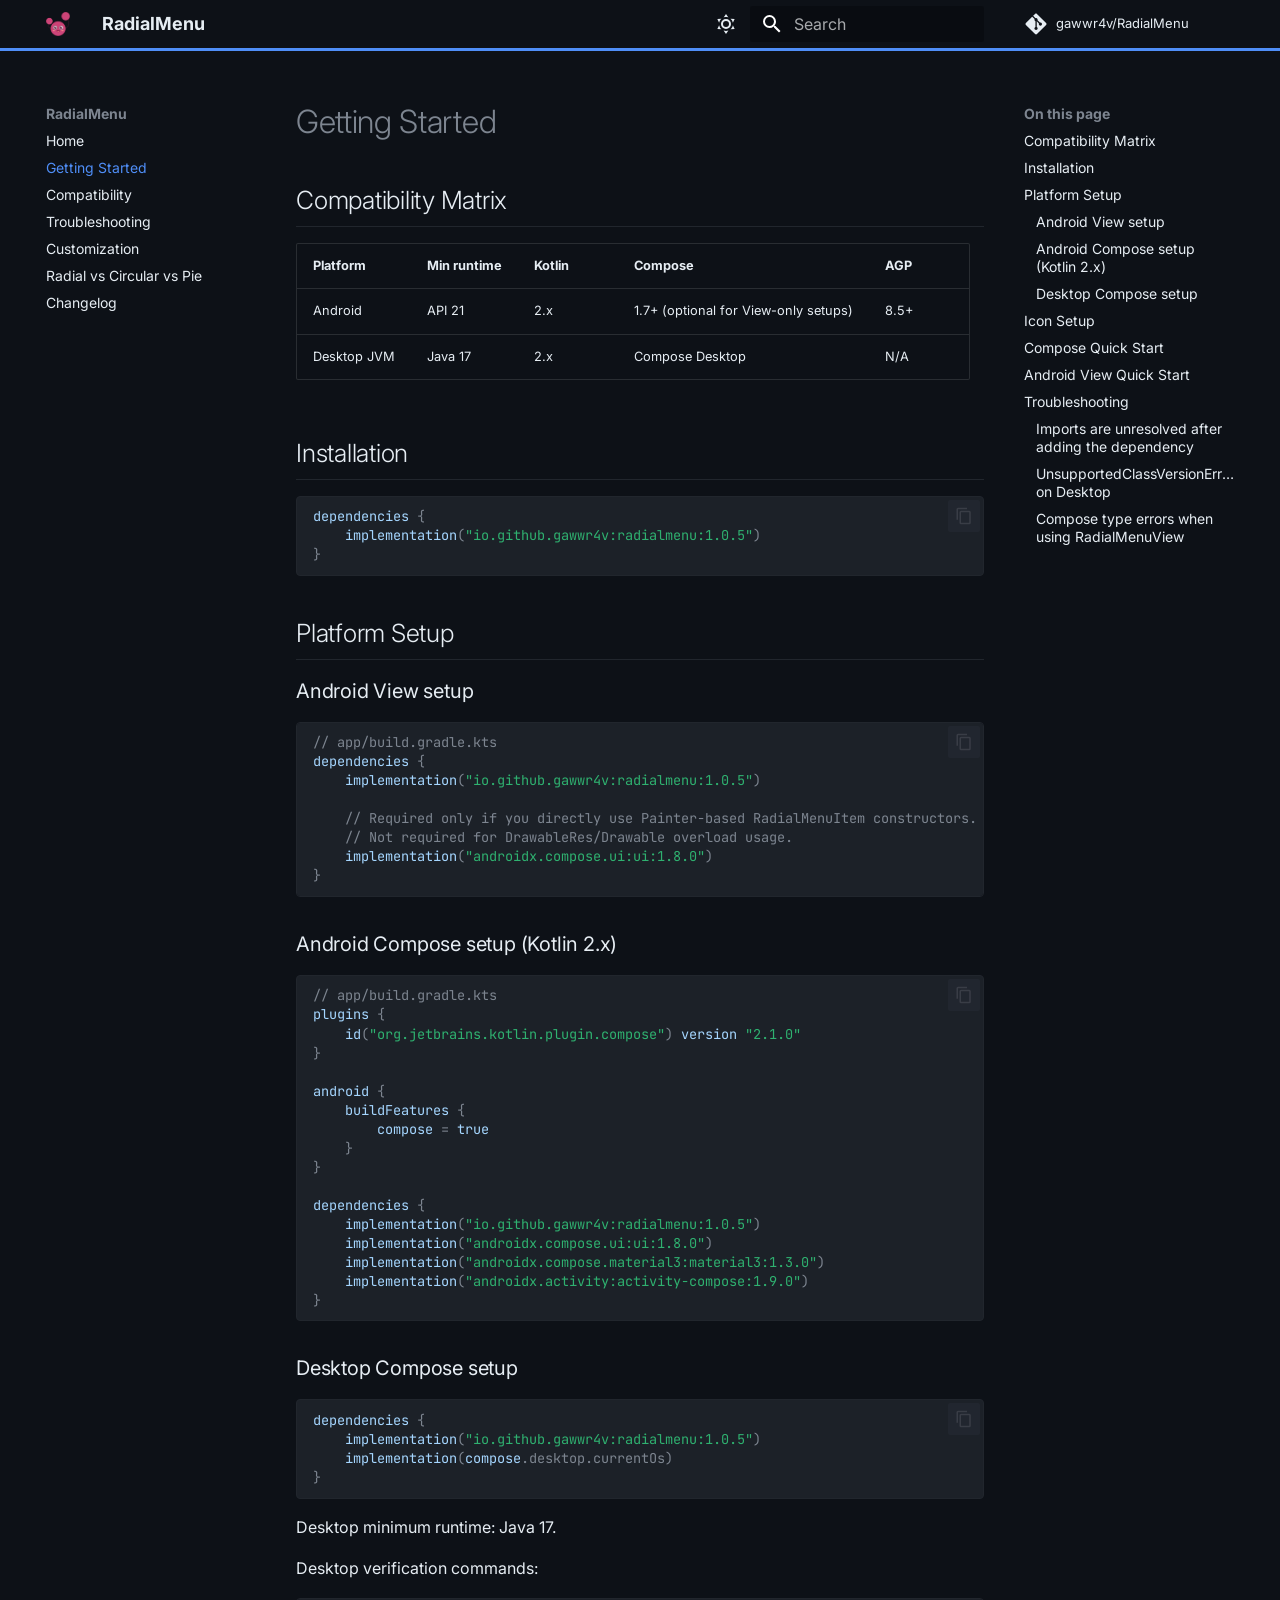
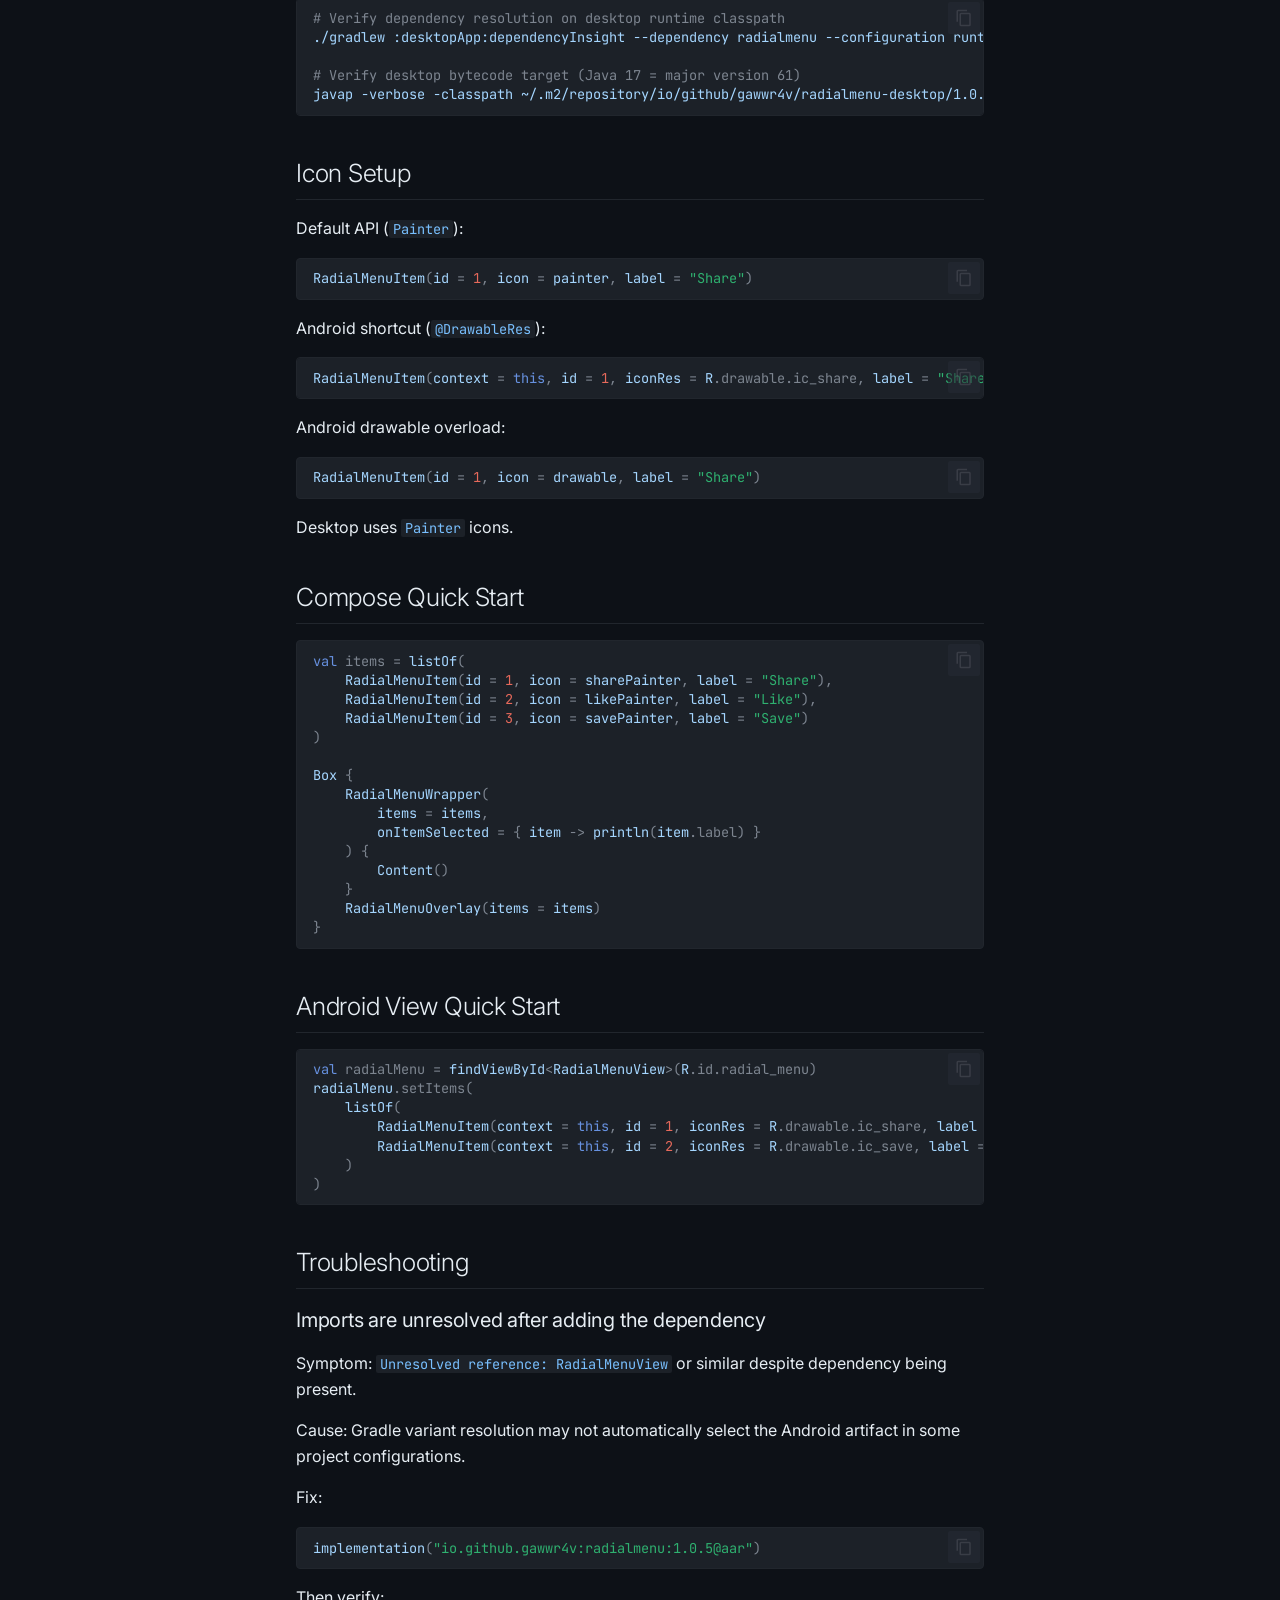
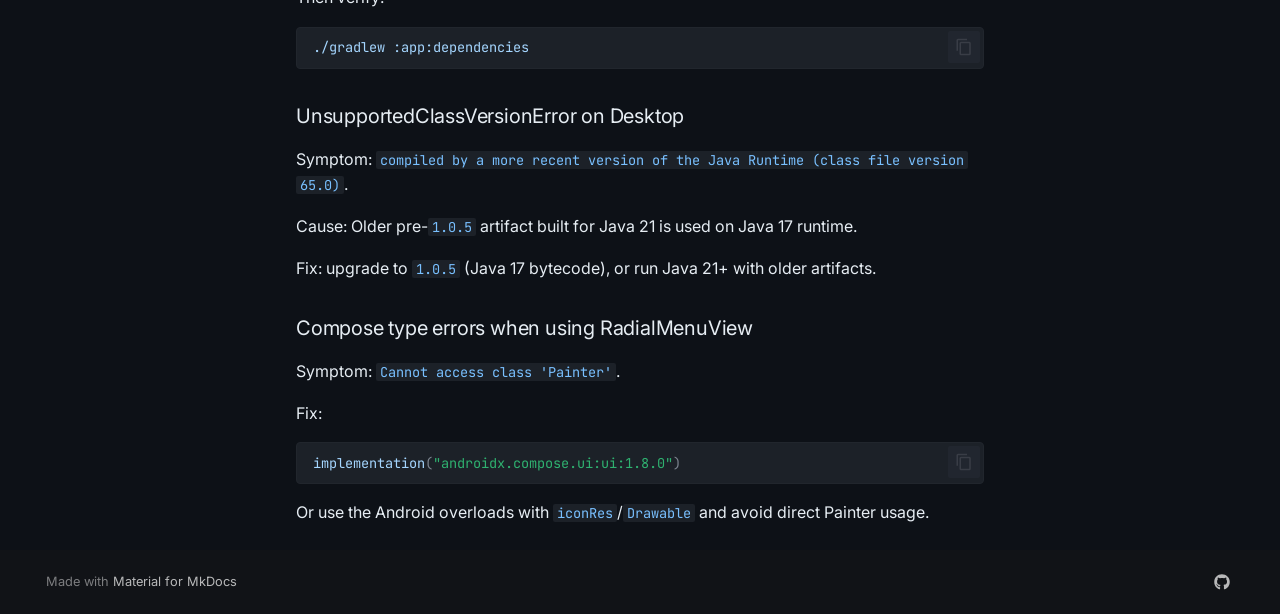
<file: site/getting-started/index.html>
<!doctype html><html lang=en class=no-js> <head><meta charset=utf-8><meta name=viewport content="width=device-width,initial-scale=1"><meta name=description content="Install and configure RadialMenu for Android View, Android Compose, and Desktop."><link href=https://gawwr4v.github.io/RadialMenu/getting-started/ rel=canonical><link rel=prev href=..><link href=../compatibility/ rel=next><link rel=icon href=../assets/favicon.png><meta name=generator content="mkdocs-1.6.1, mkdocs-material-9.7.5"><title>Getting Started - RadialMenu - RadialMenu</title><link rel=stylesheet href=../assets/stylesheets/main.484c7ddc.min.css><link rel=stylesheet href=../assets/stylesheets/palette.ab4e12ef.min.css><link rel=preconnect href=https://fonts.gstatic.com crossorigin><link rel=stylesheet href="https://fonts.googleapis.com/css?family=Inter:300,300i,400,400i,700,700i%7CJetBrains+Mono:400,400i,700,700i&display=fallback"><style>:root{--md-text-font:"Inter";--md-code-font:"JetBrains Mono"}</style><link rel=stylesheet href=../stylesheets/custom.css><script>__md_scope=new URL("..",location),__md_hash=e=>[...e].reduce(((e,_)=>(e<<5)-e+_.charCodeAt(0)),0),__md_get=(e,_=localStorage,t=__md_scope)=>JSON.parse(_.getItem(t.pathname+"."+e)),__md_set=(e,_,t=localStorage,a=__md_scope)=>{try{t.setItem(a.pathname+"."+e,JSON.stringify(_))}catch(e){}}</script><script id=__analytics>function __md_analytics(){function e(){dataLayer.push(arguments)}window.dataLayer=window.dataLayer||[],e("js",new Date),e("config","G-LD029KLGPK"),document.addEventListener("DOMContentLoaded",(function(){document.forms.search&&document.forms.search.query.addEventListener("blur",(function(){this.value&&e("event","search",{search_term:this.value})}));document$.subscribe((function(){var t=document.forms.feedback;if(void 0!==t)for(var a of t.querySelectorAll("[type=submit]"))a.addEventListener("click",(function(a){a.preventDefault();var n=document.location.pathname,d=this.getAttribute("data-md-value");e("event","feedback",{page:n,data:d}),t.firstElementChild.disabled=!0;var r=t.querySelector(".md-feedback__note [data-md-value='"+d+"']");r&&(r.hidden=!1)})),t.hidden=!1})),location$.subscribe((function(t){e("config","G-LD029KLGPK",{page_path:t.pathname})}))}));var t=document.createElement("script");t.async=!0,t.src="https://www.googletagmanager.com/gtag/js?id=G-LD029KLGPK",document.getElementById("__analytics").insertAdjacentElement("afterEnd",t)}</script><script>"undefined"!=typeof __md_analytics&&__md_analytics()</script></head> <body dir=ltr data-md-color-scheme=slate data-md-color-primary=custom data-md-color-accent=custom> <input class=md-toggle data-md-toggle=drawer type=checkbox id=__drawer autocomplete=off> <input class=md-toggle data-md-toggle=search type=checkbox id=__search autocomplete=off> <label class=md-overlay for=__drawer></label> <div data-md-component=skip> <a href=#getting-started class=md-skip> Skip to content </a> </div> <div data-md-component=announce> </div> <header class="md-header md-header--shadow" data-md-component=header> <nav class="md-header__inner md-grid" aria-label=Header> <a href=.. title=RadialMenu class="md-header__button md-logo" aria-label=RadialMenu data-md-component=logo> <img src=../assets/radialMenuLogo.png alt=logo> </a> <label class="md-header__button md-icon" for=__drawer> <svg xmlns=http://www.w3.org/2000/svg viewbox="0 0 24 24"><path d="M3 6h18v2H3zm0 5h18v2H3zm0 5h18v2H3z"/></svg> </label> <div class=md-header__title data-md-component=header-title> <div class=md-header__ellipsis> <div class=md-header__topic> <span class=md-ellipsis> RadialMenu </span> </div> <div class=md-header__topic data-md-component=header-topic> <span class=md-ellipsis> Getting Started - RadialMenu </span> </div> </div> </div> <form class=md-header__option data-md-component=palette> <input class=md-option data-md-color-media data-md-color-scheme=slate data-md-color-primary=custom data-md-color-accent=custom aria-label="Switch to light mode" type=radio name=__palette id=__palette_0> <label class="md-header__button md-icon" title="Switch to light mode" for=__palette_1 hidden> <svg xmlns=http://www.w3.org/2000/svg viewbox="0 0 24 24"><path d="M12 7a5 5 0 0 1 5 5 5 5 0 0 1-5 5 5 5 0 0 1-5-5 5 5 0 0 1 5-5m0 2a3 3 0 0 0-3 3 3 3 0 0 0 3 3 3 3 0 0 0 3-3 3 3 0 0 0-3-3m0-7 2.39 3.42C13.65 5.15 12.84 5 12 5s-1.65.15-2.39.42zM3.34 7l4.16-.35A7.2 7.2 0 0 0 5.94 8.5c-.44.74-.69 1.5-.83 2.29zm.02 10 1.76-3.77a7.131 7.131 0 0 0 2.38 4.14zM20.65 7l-1.77 3.79a7.02 7.02 0 0 0-2.38-4.15zm-.01 10-4.14.36c.59-.51 1.12-1.14 1.54-1.86.42-.73.69-1.5.83-2.29zM12 22l-2.41-3.44c.74.27 1.55.44 2.41.44.82 0 1.63-.17 2.37-.44z"/></svg> </label> <input class=md-option data-md-color-media data-md-color-scheme=default data-md-color-primary=custom data-md-color-accent=custom aria-label="Switch to dark mode" type=radio name=__palette id=__palette_1> <label class="md-header__button md-icon" title="Switch to dark mode" for=__palette_0 hidden> <svg xmlns=http://www.w3.org/2000/svg viewbox="0 0 24 24"><path d="m17.75 4.09-2.53 1.94.91 3.06-2.63-1.81-2.63 1.81.91-3.06-2.53-1.94L12.44 4l1.06-3 1.06 3zm3.5 6.91-1.64 1.25.59 1.98-1.7-1.17-1.7 1.17.59-1.98L15.75 11l2.06-.05L18.5 9l.69 1.95zm-2.28 4.95c.83-.08 1.72 1.1 1.19 1.85-.32.45-.66.87-1.08 1.27C15.17 23 8.84 23 4.94 19.07c-3.91-3.9-3.91-10.24 0-14.14.4-.4.82-.76 1.27-1.08.75-.53 1.93.36 1.85 1.19-.27 2.86.69 5.83 2.89 8.02a9.96 9.96 0 0 0 8.02 2.89m-1.64 2.02a12.08 12.08 0 0 1-7.8-3.47c-2.17-2.19-3.33-5-3.49-7.82-2.81 3.14-2.7 7.96.31 10.98 3.02 3.01 7.84 3.12 10.98.31"/></svg> </label> </form> <script>var palette=__md_get("__palette");if(palette&&palette.color){if("(prefers-color-scheme)"===palette.color.media){var media=matchMedia("(prefers-color-scheme: light)"),input=document.querySelector(media.matches?"[data-md-color-media='(prefers-color-scheme: light)']":"[data-md-color-media='(prefers-color-scheme: dark)']");palette.color.media=input.getAttribute("data-md-color-media"),palette.color.scheme=input.getAttribute("data-md-color-scheme"),palette.color.primary=input.getAttribute("data-md-color-primary"),palette.color.accent=input.getAttribute("data-md-color-accent")}for(var[key,value]of Object.entries(palette.color))document.body.setAttribute("data-md-color-"+key,value)}</script> <label class="md-header__button md-icon" for=__search> <svg xmlns=http://www.w3.org/2000/svg viewbox="0 0 24 24"><path d="M9.5 3A6.5 6.5 0 0 1 16 9.5c0 1.61-.59 3.09-1.56 4.23l.27.27h.79l5 5-1.5 1.5-5-5v-.79l-.27-.27A6.52 6.52 0 0 1 9.5 16 6.5 6.5 0 0 1 3 9.5 6.5 6.5 0 0 1 9.5 3m0 2C7 5 5 7 5 9.5S7 14 9.5 14 14 12 14 9.5 12 5 9.5 5"/></svg> </label> <div class=md-search data-md-component=search role=dialog> <label class=md-search__overlay for=__search></label> <div class=md-search__inner role=search> <form class=md-search__form name=search> <input type=text class=md-search__input name=query aria-label=Search placeholder=Search autocapitalize=off autocorrect=off autocomplete=off spellcheck=false data-md-component=search-query required> <label class="md-search__icon md-icon" for=__search> <svg xmlns=http://www.w3.org/2000/svg viewbox="0 0 24 24"><path d="M9.5 3A6.5 6.5 0 0 1 16 9.5c0 1.61-.59 3.09-1.56 4.23l.27.27h.79l5 5-1.5 1.5-5-5v-.79l-.27-.27A6.52 6.52 0 0 1 9.5 16 6.5 6.5 0 0 1 3 9.5 6.5 6.5 0 0 1 9.5 3m0 2C7 5 5 7 5 9.5S7 14 9.5 14 14 12 14 9.5 12 5 9.5 5"/></svg> <svg xmlns=http://www.w3.org/2000/svg viewbox="0 0 24 24"><path d="M20 11v2H8l5.5 5.5-1.42 1.42L4.16 12l7.92-7.92L13.5 5.5 8 11z"/></svg> </label> <nav class=md-search__options aria-label=Search> <button type=reset class="md-search__icon md-icon" title=Clear aria-label=Clear tabindex=-1> <svg xmlns=http://www.w3.org/2000/svg viewbox="0 0 24 24"><path d="M19 6.41 17.59 5 12 10.59 6.41 5 5 6.41 10.59 12 5 17.59 6.41 19 12 13.41 17.59 19 19 17.59 13.41 12z"/></svg> </button> </nav> <div class=md-search__suggest data-md-component=search-suggest></div> </form> <div class=md-search__output> <div class=md-search__scrollwrap tabindex=0 data-md-scrollfix> <div class=md-search-result data-md-component=search-result> <div class=md-search-result__meta> Initializing search </div> <ol class=md-search-result__list role=presentation></ol> </div> </div> </div> </div> </div> <div class=md-header__source> <a href=https://github.com/gawwr4v/RadialMenu title="Go to repository" class=md-source data-md-component=source> <div class="md-source__icon md-icon"> <svg xmlns=http://www.w3.org/2000/svg viewbox="0 0 448 512"><!-- Font Awesome Free 7.1.0 by @fontawesome - https://fontawesome.com License - https://fontawesome.com/license/free (Icons: CC BY 4.0, Fonts: SIL OFL 1.1, Code: MIT License) Copyright 2025 Fonticons, Inc.--><path d="M439.6 236.1 244 40.5c-5.4-5.5-12.8-8.5-20.4-8.5s-15 3-20.4 8.4L162.5 81l51.5 51.5c27.1-9.1 52.7 16.8 43.4 43.7l49.7 49.7c34.2-11.8 61.2 31 35.5 56.7-26.5 26.5-70.2-2.9-56-37.3L240.3 199v121.9c25.3 12.5 22.3 41.8 9.1 55-6.4 6.4-15.2 10.1-24.3 10.1s-17.8-3.6-24.3-10.1c-17.6-17.6-11.1-46.9 11.2-56v-123c-20.8-8.5-24.6-30.7-18.6-45L142.6 101 8.5 235.1C3 240.6 0 247.9 0 255.5s3 15 8.5 20.4l195.6 195.7c5.4 5.4 12.7 8.4 20.4 8.4s15-3 20.4-8.4l194.7-194.7c5.4-5.4 8.4-12.8 8.4-20.4s-3-15-8.4-20.4"/></svg> </div> <div class=md-source__repository> gawwr4v/RadialMenu </div> </a> </div> </nav> </header> <div class=md-container data-md-component=container> <main class=md-main data-md-component=main> <div class="md-main__inner md-grid"> <div class="md-sidebar md-sidebar--primary" data-md-component=sidebar data-md-type=navigation> <div class=md-sidebar__scrollwrap> <div class=md-sidebar__inner> <nav class="md-nav md-nav--primary" aria-label=Navigation data-md-level=0> <label class=md-nav__title for=__drawer> <a href=.. title=RadialMenu class="md-nav__button md-logo" aria-label=RadialMenu data-md-component=logo> <img src=../assets/radialMenuLogo.png alt=logo> </a> RadialMenu </label> <div class=md-nav__source> <a href=https://github.com/gawwr4v/RadialMenu title="Go to repository" class=md-source data-md-component=source> <div class="md-source__icon md-icon"> <svg xmlns=http://www.w3.org/2000/svg viewbox="0 0 448 512"><!-- Font Awesome Free 7.1.0 by @fontawesome - https://fontawesome.com License - https://fontawesome.com/license/free (Icons: CC BY 4.0, Fonts: SIL OFL 1.1, Code: MIT License) Copyright 2025 Fonticons, Inc.--><path d="M439.6 236.1 244 40.5c-5.4-5.5-12.8-8.5-20.4-8.5s-15 3-20.4 8.4L162.5 81l51.5 51.5c27.1-9.1 52.7 16.8 43.4 43.7l49.7 49.7c34.2-11.8 61.2 31 35.5 56.7-26.5 26.5-70.2-2.9-56-37.3L240.3 199v121.9c25.3 12.5 22.3 41.8 9.1 55-6.4 6.4-15.2 10.1-24.3 10.1s-17.8-3.6-24.3-10.1c-17.6-17.6-11.1-46.9 11.2-56v-123c-20.8-8.5-24.6-30.7-18.6-45L142.6 101 8.5 235.1C3 240.6 0 247.9 0 255.5s3 15 8.5 20.4l195.6 195.7c5.4 5.4 12.7 8.4 20.4 8.4s15-3 20.4-8.4l194.7-194.7c5.4-5.4 8.4-12.8 8.4-20.4s-3-15-8.4-20.4"/></svg> </div> <div class=md-source__repository> gawwr4v/RadialMenu </div> </a> </div> <ul class=md-nav__list data-md-scrollfix> <li class=md-nav__item> <a href=.. class=md-nav__link> <span class=md-ellipsis> Home </span> </a> </li> <li class="md-nav__item md-nav__item--active"> <input class="md-nav__toggle md-toggle" type=checkbox id=__toc> <label class="md-nav__link md-nav__link--active" for=__toc> <span class=md-ellipsis> Getting Started </span> <span class="md-nav__icon md-icon"></span> </label> <a href=./ class="md-nav__link md-nav__link--active"> <span class=md-ellipsis> Getting Started </span> </a> <nav class="md-nav md-nav--secondary" aria-label="On this page"> <label class=md-nav__title for=__toc> <span class="md-nav__icon md-icon"></span> On this page </label> <ul class=md-nav__list data-md-component=toc data-md-scrollfix> <li class=md-nav__item> <a href=#compatibility-matrix class=md-nav__link> <span class=md-ellipsis> Compatibility Matrix </span> </a> </li> <li class=md-nav__item> <a href=#installation class=md-nav__link> <span class=md-ellipsis> Installation </span> </a> </li> <li class=md-nav__item> <a href=#platform-setup class=md-nav__link> <span class=md-ellipsis> Platform Setup </span> </a> <nav class=md-nav aria-label="Platform Setup"> <ul class=md-nav__list> <li class=md-nav__item> <a href=#android-view-setup class=md-nav__link> <span class=md-ellipsis> Android View setup </span> </a> </li> <li class=md-nav__item> <a href=#android-compose-setup-kotlin-2x class=md-nav__link> <span class=md-ellipsis> Android Compose setup (Kotlin 2.x) </span> </a> </li> <li class=md-nav__item> <a href=#desktop-compose-setup class=md-nav__link> <span class=md-ellipsis> Desktop Compose setup </span> </a> </li> </ul> </nav> </li> <li class=md-nav__item> <a href=#icon-setup class=md-nav__link> <span class=md-ellipsis> Icon Setup </span> </a> </li> <li class=md-nav__item> <a href=#compose-quick-start class=md-nav__link> <span class=md-ellipsis> Compose Quick Start </span> </a> </li> <li class=md-nav__item> <a href=#android-view-quick-start class=md-nav__link> <span class=md-ellipsis> Android View Quick Start </span> </a> </li> <li class=md-nav__item> <a href=#troubleshooting class=md-nav__link> <span class=md-ellipsis> Troubleshooting </span> </a> <nav class=md-nav aria-label=Troubleshooting> <ul class=md-nav__list> <li class=md-nav__item> <a href=#imports-are-unresolved-after-adding-the-dependency class=md-nav__link> <span class=md-ellipsis> Imports are unresolved after adding the dependency </span> </a> </li> <li class=md-nav__item> <a href=#unsupportedclassversionerror-on-desktop class=md-nav__link> <span class=md-ellipsis> UnsupportedClassVersionError on Desktop </span> </a> </li> <li class=md-nav__item> <a href=#compose-type-errors-when-using-radialmenuview class=md-nav__link> <span class=md-ellipsis> Compose type errors when using RadialMenuView </span> </a> </li> </ul> </nav> </li> </ul> </nav> </li> <li class=md-nav__item> <a href=../compatibility/ class=md-nav__link> <span class=md-ellipsis> Compatibility </span> </a> </li> <li class=md-nav__item> <a href=../troubleshooting/ class=md-nav__link> <span class=md-ellipsis> Troubleshooting </span> </a> </li> <li class=md-nav__item> <a href=../customization/ class=md-nav__link> <span class=md-ellipsis> Customization </span> </a> </li> <li class=md-nav__item> <a href=../alternatives/ class=md-nav__link> <span class=md-ellipsis> Radial vs Circular vs Pie </span> </a> </li> <li class=md-nav__item> <a href=../changelog/ class=md-nav__link> <span class=md-ellipsis> Changelog </span> </a> </li> </ul> </nav> </div> </div> </div> <div class="md-sidebar md-sidebar--secondary" data-md-component=sidebar data-md-type=toc> <div class=md-sidebar__scrollwrap> <div class=md-sidebar__inner> <nav class="md-nav md-nav--secondary" aria-label="On this page"> <label class=md-nav__title for=__toc> <span class="md-nav__icon md-icon"></span> On this page </label> <ul class=md-nav__list data-md-component=toc data-md-scrollfix> <li class=md-nav__item> <a href=#compatibility-matrix class=md-nav__link> <span class=md-ellipsis> Compatibility Matrix </span> </a> </li> <li class=md-nav__item> <a href=#installation class=md-nav__link> <span class=md-ellipsis> Installation </span> </a> </li> <li class=md-nav__item> <a href=#platform-setup class=md-nav__link> <span class=md-ellipsis> Platform Setup </span> </a> <nav class=md-nav aria-label="Platform Setup"> <ul class=md-nav__list> <li class=md-nav__item> <a href=#android-view-setup class=md-nav__link> <span class=md-ellipsis> Android View setup </span> </a> </li> <li class=md-nav__item> <a href=#android-compose-setup-kotlin-2x class=md-nav__link> <span class=md-ellipsis> Android Compose setup (Kotlin 2.x) </span> </a> </li> <li class=md-nav__item> <a href=#desktop-compose-setup class=md-nav__link> <span class=md-ellipsis> Desktop Compose setup </span> </a> </li> </ul> </nav> </li> <li class=md-nav__item> <a href=#icon-setup class=md-nav__link> <span class=md-ellipsis> Icon Setup </span> </a> </li> <li class=md-nav__item> <a href=#compose-quick-start class=md-nav__link> <span class=md-ellipsis> Compose Quick Start </span> </a> </li> <li class=md-nav__item> <a href=#android-view-quick-start class=md-nav__link> <span class=md-ellipsis> Android View Quick Start </span> </a> </li> <li class=md-nav__item> <a href=#troubleshooting class=md-nav__link> <span class=md-ellipsis> Troubleshooting </span> </a> <nav class=md-nav aria-label=Troubleshooting> <ul class=md-nav__list> <li class=md-nav__item> <a href=#imports-are-unresolved-after-adding-the-dependency class=md-nav__link> <span class=md-ellipsis> Imports are unresolved after adding the dependency </span> </a> </li> <li class=md-nav__item> <a href=#unsupportedclassversionerror-on-desktop class=md-nav__link> <span class=md-ellipsis> UnsupportedClassVersionError on Desktop </span> </a> </li> <li class=md-nav__item> <a href=#compose-type-errors-when-using-radialmenuview class=md-nav__link> <span class=md-ellipsis> Compose type errors when using RadialMenuView </span> </a> </li> </ul> </nav> </li> </ul> </nav> </div> </div> </div> <div class=md-content data-md-component=content> <article class="md-content__inner md-typeset"> <h1 id=getting-started>Getting Started<a class=headerlink href=#getting-started title="Permanent link">&para;</a></h1> <h2 id=compatibility-matrix>Compatibility Matrix<a class=headerlink href=#compatibility-matrix title="Permanent link">&para;</a></h2> <table> <thead> <tr> <th>Platform</th> <th>Min runtime</th> <th>Kotlin</th> <th>Compose</th> <th>AGP</th> </tr> </thead> <tbody> <tr> <td>Android</td> <td>API 21</td> <td>2.x</td> <td>1.7+ (optional for View-only setups)</td> <td>8.5+</td> </tr> <tr> <td>Desktop JVM</td> <td>Java 17</td> <td>2.x</td> <td>Compose Desktop</td> <td>N/A</td> </tr> </tbody> </table> <h2 id=installation>Installation<a class=headerlink href=#installation title="Permanent link">&para;</a></h2> <div class=highlight><pre><span></span><code><a id=__codelineno-0-1 name=__codelineno-0-1 href=#__codelineno-0-1></a><span class=n>dependencies</span><span class=w> </span><span class=p>{</span>
<a id=__codelineno-0-2 name=__codelineno-0-2 href=#__codelineno-0-2></a><span class=w>    </span><span class=n>implementation</span><span class=p>(</span><span class=s>&quot;io.github.gawwr4v:radialmenu:1.0.5&quot;</span><span class=p>)</span>
<a id=__codelineno-0-3 name=__codelineno-0-3 href=#__codelineno-0-3></a><span class=p>}</span>
</code></pre></div> <h2 id=platform-setup>Platform Setup<a class=headerlink href=#platform-setup title="Permanent link">&para;</a></h2> <h3 id=android-view-setup>Android View setup<a class=headerlink href=#android-view-setup title="Permanent link">&para;</a></h3> <div class=highlight><pre><span></span><code><a id=__codelineno-1-1 name=__codelineno-1-1 href=#__codelineno-1-1></a><span class=c1>// app/build.gradle.kts</span>
<a id=__codelineno-1-2 name=__codelineno-1-2 href=#__codelineno-1-2></a><span class=n>dependencies</span><span class=w> </span><span class=p>{</span>
<a id=__codelineno-1-3 name=__codelineno-1-3 href=#__codelineno-1-3></a><span class=w>    </span><span class=n>implementation</span><span class=p>(</span><span class=s>&quot;io.github.gawwr4v:radialmenu:1.0.5&quot;</span><span class=p>)</span>
<a id=__codelineno-1-4 name=__codelineno-1-4 href=#__codelineno-1-4></a>
<a id=__codelineno-1-5 name=__codelineno-1-5 href=#__codelineno-1-5></a><span class=w>    </span><span class=c1>// Required only if you directly use Painter-based RadialMenuItem constructors.</span>
<a id=__codelineno-1-6 name=__codelineno-1-6 href=#__codelineno-1-6></a><span class=w>    </span><span class=c1>// Not required for DrawableRes/Drawable overload usage.</span>
<a id=__codelineno-1-7 name=__codelineno-1-7 href=#__codelineno-1-7></a><span class=w>    </span><span class=n>implementation</span><span class=p>(</span><span class=s>&quot;androidx.compose.ui:ui:1.8.0&quot;</span><span class=p>)</span>
<a id=__codelineno-1-8 name=__codelineno-1-8 href=#__codelineno-1-8></a><span class=p>}</span>
</code></pre></div> <h3 id=android-compose-setup-kotlin-2x>Android Compose setup (Kotlin 2.x)<a class=headerlink href=#android-compose-setup-kotlin-2x title="Permanent link">&para;</a></h3> <div class=highlight><pre><span></span><code><a id=__codelineno-2-1 name=__codelineno-2-1 href=#__codelineno-2-1></a><span class=c1>// app/build.gradle.kts</span>
<a id=__codelineno-2-2 name=__codelineno-2-2 href=#__codelineno-2-2></a><span class=n>plugins</span><span class=w> </span><span class=p>{</span>
<a id=__codelineno-2-3 name=__codelineno-2-3 href=#__codelineno-2-3></a><span class=w>    </span><span class=n>id</span><span class=p>(</span><span class=s>&quot;org.jetbrains.kotlin.plugin.compose&quot;</span><span class=p>)</span><span class=w> </span><span class=n>version</span><span class=w> </span><span class=s>&quot;2.1.0&quot;</span>
<a id=__codelineno-2-4 name=__codelineno-2-4 href=#__codelineno-2-4></a><span class=p>}</span>
<a id=__codelineno-2-5 name=__codelineno-2-5 href=#__codelineno-2-5></a>
<a id=__codelineno-2-6 name=__codelineno-2-6 href=#__codelineno-2-6></a><span class=n>android</span><span class=w> </span><span class=p>{</span>
<a id=__codelineno-2-7 name=__codelineno-2-7 href=#__codelineno-2-7></a><span class=w>    </span><span class=n>buildFeatures</span><span class=w> </span><span class=p>{</span>
<a id=__codelineno-2-8 name=__codelineno-2-8 href=#__codelineno-2-8></a><span class=w>        </span><span class=n>compose</span><span class=w> </span><span class=o>=</span><span class=w> </span><span class=kc>true</span>
<a id=__codelineno-2-9 name=__codelineno-2-9 href=#__codelineno-2-9></a><span class=w>    </span><span class=p>}</span>
<a id=__codelineno-2-10 name=__codelineno-2-10 href=#__codelineno-2-10></a><span class=p>}</span>
<a id=__codelineno-2-11 name=__codelineno-2-11 href=#__codelineno-2-11></a>
<a id=__codelineno-2-12 name=__codelineno-2-12 href=#__codelineno-2-12></a><span class=n>dependencies</span><span class=w> </span><span class=p>{</span>
<a id=__codelineno-2-13 name=__codelineno-2-13 href=#__codelineno-2-13></a><span class=w>    </span><span class=n>implementation</span><span class=p>(</span><span class=s>&quot;io.github.gawwr4v:radialmenu:1.0.5&quot;</span><span class=p>)</span>
<a id=__codelineno-2-14 name=__codelineno-2-14 href=#__codelineno-2-14></a><span class=w>    </span><span class=n>implementation</span><span class=p>(</span><span class=s>&quot;androidx.compose.ui:ui:1.8.0&quot;</span><span class=p>)</span>
<a id=__codelineno-2-15 name=__codelineno-2-15 href=#__codelineno-2-15></a><span class=w>    </span><span class=n>implementation</span><span class=p>(</span><span class=s>&quot;androidx.compose.material3:material3:1.3.0&quot;</span><span class=p>)</span>
<a id=__codelineno-2-16 name=__codelineno-2-16 href=#__codelineno-2-16></a><span class=w>    </span><span class=n>implementation</span><span class=p>(</span><span class=s>&quot;androidx.activity:activity-compose:1.9.0&quot;</span><span class=p>)</span>
<a id=__codelineno-2-17 name=__codelineno-2-17 href=#__codelineno-2-17></a><span class=p>}</span>
</code></pre></div> <h3 id=desktop-compose-setup>Desktop Compose setup<a class=headerlink href=#desktop-compose-setup title="Permanent link">&para;</a></h3> <div class=highlight><pre><span></span><code><a id=__codelineno-3-1 name=__codelineno-3-1 href=#__codelineno-3-1></a><span class=n>dependencies</span><span class=w> </span><span class=p>{</span>
<a id=__codelineno-3-2 name=__codelineno-3-2 href=#__codelineno-3-2></a><span class=w>    </span><span class=n>implementation</span><span class=p>(</span><span class=s>&quot;io.github.gawwr4v:radialmenu:1.0.5&quot;</span><span class=p>)</span>
<a id=__codelineno-3-3 name=__codelineno-3-3 href=#__codelineno-3-3></a><span class=w>    </span><span class=n>implementation</span><span class=p>(</span><span class=n>compose</span><span class=p>.</span><span class=na>desktop</span><span class=p>.</span><span class=na>currentOs</span><span class=p>)</span>
<a id=__codelineno-3-4 name=__codelineno-3-4 href=#__codelineno-3-4></a><span class=p>}</span>
</code></pre></div> <p>Desktop minimum runtime: Java 17.</p> <p>Desktop verification commands:</p> <div class=highlight><pre><span></span><code><a id=__codelineno-4-1 name=__codelineno-4-1 href=#__codelineno-4-1></a><span class=c1># Verify dependency resolution on desktop runtime classpath</span>
<a id=__codelineno-4-2 name=__codelineno-4-2 href=#__codelineno-4-2></a>./gradlew<span class=w> </span>:desktopApp:dependencyInsight<span class=w> </span>--dependency<span class=w> </span>radialmenu<span class=w> </span>--configuration<span class=w> </span>runtimeClasspath
<a id=__codelineno-4-3 name=__codelineno-4-3 href=#__codelineno-4-3></a>
<a id=__codelineno-4-4 name=__codelineno-4-4 href=#__codelineno-4-4></a><span class=c1># Verify desktop bytecode target (Java 17 = major version 61)</span>
<a id=__codelineno-4-5 name=__codelineno-4-5 href=#__codelineno-4-5></a>javap<span class=w> </span>-verbose<span class=w> </span>-classpath<span class=w> </span>~/.m2/repository/io/github/gawwr4v/radialmenu-desktop/1.0.5/radialmenu-desktop-1.0.5.jar<span class=w> </span>io.github.gawwr4v.radialmenu.RadialMenuTriggerMode
</code></pre></div> <h2 id=icon-setup>Icon Setup<a class=headerlink href=#icon-setup title="Permanent link">&para;</a></h2> <p>Default API (<code>Painter</code>):</p> <div class=highlight><pre><span></span><code><a id=__codelineno-5-1 name=__codelineno-5-1 href=#__codelineno-5-1></a><span class=n>RadialMenuItem</span><span class=p>(</span><span class=n>id</span><span class=w> </span><span class=o>=</span><span class=w> </span><span class=m>1</span><span class=p>,</span><span class=w> </span><span class=n>icon</span><span class=w> </span><span class=o>=</span><span class=w> </span><span class=n>painter</span><span class=p>,</span><span class=w> </span><span class=n>label</span><span class=w> </span><span class=o>=</span><span class=w> </span><span class=s>&quot;Share&quot;</span><span class=p>)</span>
</code></pre></div> <p>Android shortcut (<code>@DrawableRes</code>):</p> <div class=highlight><pre><span></span><code><a id=__codelineno-6-1 name=__codelineno-6-1 href=#__codelineno-6-1></a><span class=n>RadialMenuItem</span><span class=p>(</span><span class=n>context</span><span class=w> </span><span class=o>=</span><span class=w> </span><span class=k>this</span><span class=p>,</span><span class=w> </span><span class=n>id</span><span class=w> </span><span class=o>=</span><span class=w> </span><span class=m>1</span><span class=p>,</span><span class=w> </span><span class=n>iconRes</span><span class=w> </span><span class=o>=</span><span class=w> </span><span class=n>R</span><span class=p>.</span><span class=na>drawable</span><span class=p>.</span><span class=na>ic_share</span><span class=p>,</span><span class=w> </span><span class=n>label</span><span class=w> </span><span class=o>=</span><span class=w> </span><span class=s>&quot;Share&quot;</span><span class=p>)</span>
</code></pre></div> <p>Android drawable overload:</p> <div class=highlight><pre><span></span><code><a id=__codelineno-7-1 name=__codelineno-7-1 href=#__codelineno-7-1></a><span class=n>RadialMenuItem</span><span class=p>(</span><span class=n>id</span><span class=w> </span><span class=o>=</span><span class=w> </span><span class=m>1</span><span class=p>,</span><span class=w> </span><span class=n>icon</span><span class=w> </span><span class=o>=</span><span class=w> </span><span class=n>drawable</span><span class=p>,</span><span class=w> </span><span class=n>label</span><span class=w> </span><span class=o>=</span><span class=w> </span><span class=s>&quot;Share&quot;</span><span class=p>)</span>
</code></pre></div> <p>Desktop uses <code>Painter</code> icons.</p> <h2 id=compose-quick-start>Compose Quick Start<a class=headerlink href=#compose-quick-start title="Permanent link">&para;</a></h2> <div class=highlight><pre><span></span><code><a id=__codelineno-8-1 name=__codelineno-8-1 href=#__codelineno-8-1></a><span class=kd>val</span><span class=w> </span><span class=nv>items</span><span class=w> </span><span class=o>=</span><span class=w> </span><span class=n>listOf</span><span class=p>(</span>
<a id=__codelineno-8-2 name=__codelineno-8-2 href=#__codelineno-8-2></a><span class=w>    </span><span class=n>RadialMenuItem</span><span class=p>(</span><span class=n>id</span><span class=w> </span><span class=o>=</span><span class=w> </span><span class=m>1</span><span class=p>,</span><span class=w> </span><span class=n>icon</span><span class=w> </span><span class=o>=</span><span class=w> </span><span class=n>sharePainter</span><span class=p>,</span><span class=w> </span><span class=n>label</span><span class=w> </span><span class=o>=</span><span class=w> </span><span class=s>&quot;Share&quot;</span><span class=p>),</span>
<a id=__codelineno-8-3 name=__codelineno-8-3 href=#__codelineno-8-3></a><span class=w>    </span><span class=n>RadialMenuItem</span><span class=p>(</span><span class=n>id</span><span class=w> </span><span class=o>=</span><span class=w> </span><span class=m>2</span><span class=p>,</span><span class=w> </span><span class=n>icon</span><span class=w> </span><span class=o>=</span><span class=w> </span><span class=n>likePainter</span><span class=p>,</span><span class=w> </span><span class=n>label</span><span class=w> </span><span class=o>=</span><span class=w> </span><span class=s>&quot;Like&quot;</span><span class=p>),</span>
<a id=__codelineno-8-4 name=__codelineno-8-4 href=#__codelineno-8-4></a><span class=w>    </span><span class=n>RadialMenuItem</span><span class=p>(</span><span class=n>id</span><span class=w> </span><span class=o>=</span><span class=w> </span><span class=m>3</span><span class=p>,</span><span class=w> </span><span class=n>icon</span><span class=w> </span><span class=o>=</span><span class=w> </span><span class=n>savePainter</span><span class=p>,</span><span class=w> </span><span class=n>label</span><span class=w> </span><span class=o>=</span><span class=w> </span><span class=s>&quot;Save&quot;</span><span class=p>)</span>
<a id=__codelineno-8-5 name=__codelineno-8-5 href=#__codelineno-8-5></a><span class=p>)</span>
<a id=__codelineno-8-6 name=__codelineno-8-6 href=#__codelineno-8-6></a>
<a id=__codelineno-8-7 name=__codelineno-8-7 href=#__codelineno-8-7></a><span class=n>Box</span><span class=w> </span><span class=p>{</span>
<a id=__codelineno-8-8 name=__codelineno-8-8 href=#__codelineno-8-8></a><span class=w>    </span><span class=n>RadialMenuWrapper</span><span class=p>(</span>
<a id=__codelineno-8-9 name=__codelineno-8-9 href=#__codelineno-8-9></a><span class=w>        </span><span class=n>items</span><span class=w> </span><span class=o>=</span><span class=w> </span><span class=n>items</span><span class=p>,</span>
<a id=__codelineno-8-10 name=__codelineno-8-10 href=#__codelineno-8-10></a><span class=w>        </span><span class=n>onItemSelected</span><span class=w> </span><span class=o>=</span><span class=w> </span><span class=p>{</span><span class=w> </span><span class=n>item</span><span class=w> </span><span class=o>-&gt;</span><span class=w> </span><span class=n>println</span><span class=p>(</span><span class=n>item</span><span class=p>.</span><span class=na>label</span><span class=p>)</span><span class=w> </span><span class=p>}</span>
<a id=__codelineno-8-11 name=__codelineno-8-11 href=#__codelineno-8-11></a><span class=w>    </span><span class=p>)</span><span class=w> </span><span class=p>{</span>
<a id=__codelineno-8-12 name=__codelineno-8-12 href=#__codelineno-8-12></a><span class=w>        </span><span class=n>Content</span><span class=p>()</span>
<a id=__codelineno-8-13 name=__codelineno-8-13 href=#__codelineno-8-13></a><span class=w>    </span><span class=p>}</span>
<a id=__codelineno-8-14 name=__codelineno-8-14 href=#__codelineno-8-14></a><span class=w>    </span><span class=n>RadialMenuOverlay</span><span class=p>(</span><span class=n>items</span><span class=w> </span><span class=o>=</span><span class=w> </span><span class=n>items</span><span class=p>)</span>
<a id=__codelineno-8-15 name=__codelineno-8-15 href=#__codelineno-8-15></a><span class=p>}</span>
</code></pre></div> <h2 id=android-view-quick-start>Android View Quick Start<a class=headerlink href=#android-view-quick-start title="Permanent link">&para;</a></h2> <div class=highlight><pre><span></span><code><a id=__codelineno-9-1 name=__codelineno-9-1 href=#__codelineno-9-1></a><span class=kd>val</span><span class=w> </span><span class=nv>radialMenu</span><span class=w> </span><span class=o>=</span><span class=w> </span><span class=n>findViewById</span><span class=o>&lt;</span><span class=n>RadialMenuView</span><span class=o>&gt;</span><span class=p>(</span><span class=n>R</span><span class=p>.</span><span class=na>id</span><span class=p>.</span><span class=na>radial_menu</span><span class=p>)</span>
<a id=__codelineno-9-2 name=__codelineno-9-2 href=#__codelineno-9-2></a><span class=n>radialMenu</span><span class=p>.</span><span class=na>setItems</span><span class=p>(</span>
<a id=__codelineno-9-3 name=__codelineno-9-3 href=#__codelineno-9-3></a><span class=w>    </span><span class=n>listOf</span><span class=p>(</span>
<a id=__codelineno-9-4 name=__codelineno-9-4 href=#__codelineno-9-4></a><span class=w>        </span><span class=n>RadialMenuItem</span><span class=p>(</span><span class=n>context</span><span class=w> </span><span class=o>=</span><span class=w> </span><span class=k>this</span><span class=p>,</span><span class=w> </span><span class=n>id</span><span class=w> </span><span class=o>=</span><span class=w> </span><span class=m>1</span><span class=p>,</span><span class=w> </span><span class=n>iconRes</span><span class=w> </span><span class=o>=</span><span class=w> </span><span class=n>R</span><span class=p>.</span><span class=na>drawable</span><span class=p>.</span><span class=na>ic_share</span><span class=p>,</span><span class=w> </span><span class=n>label</span><span class=w> </span><span class=o>=</span><span class=w> </span><span class=s>&quot;Share&quot;</span><span class=p>),</span>
<a id=__codelineno-9-5 name=__codelineno-9-5 href=#__codelineno-9-5></a><span class=w>        </span><span class=n>RadialMenuItem</span><span class=p>(</span><span class=n>context</span><span class=w> </span><span class=o>=</span><span class=w> </span><span class=k>this</span><span class=p>,</span><span class=w> </span><span class=n>id</span><span class=w> </span><span class=o>=</span><span class=w> </span><span class=m>2</span><span class=p>,</span><span class=w> </span><span class=n>iconRes</span><span class=w> </span><span class=o>=</span><span class=w> </span><span class=n>R</span><span class=p>.</span><span class=na>drawable</span><span class=p>.</span><span class=na>ic_save</span><span class=p>,</span><span class=w> </span><span class=n>label</span><span class=w> </span><span class=o>=</span><span class=w> </span><span class=s>&quot;Save&quot;</span><span class=p>)</span>
<a id=__codelineno-9-6 name=__codelineno-9-6 href=#__codelineno-9-6></a><span class=w>    </span><span class=p>)</span>
<a id=__codelineno-9-7 name=__codelineno-9-7 href=#__codelineno-9-7></a><span class=p>)</span>
</code></pre></div> <h2 id=troubleshooting>Troubleshooting<a class=headerlink href=#troubleshooting title="Permanent link">&para;</a></h2> <h3 id=imports-are-unresolved-after-adding-the-dependency>Imports are unresolved after adding the dependency<a class=headerlink href=#imports-are-unresolved-after-adding-the-dependency title="Permanent link">&para;</a></h3> <p>Symptom: <code>Unresolved reference: RadialMenuView</code> or similar despite dependency being present.</p> <p>Cause: Gradle variant resolution may not automatically select the Android artifact in some project configurations.</p> <p>Fix:</p> <div class=highlight><pre><span></span><code><a id=__codelineno-10-1 name=__codelineno-10-1 href=#__codelineno-10-1></a><span class=n>implementation</span><span class=p>(</span><span class=s>&quot;io.github.gawwr4v:radialmenu:1.0.5@aar&quot;</span><span class=p>)</span>
</code></pre></div> <p>Then verify:</p> <div class=highlight><pre><span></span><code><a id=__codelineno-11-1 name=__codelineno-11-1 href=#__codelineno-11-1></a>./gradlew<span class=w> </span>:app:dependencies
</code></pre></div> <h3 id=unsupportedclassversionerror-on-desktop>UnsupportedClassVersionError on Desktop<a class=headerlink href=#unsupportedclassversionerror-on-desktop title="Permanent link">&para;</a></h3> <p>Symptom: <code>compiled by a more recent version of the Java Runtime (class file version 65.0)</code>.</p> <p>Cause: Older pre-<code>1.0.5</code> artifact built for Java 21 is used on Java 17 runtime.</p> <p>Fix: upgrade to <code>1.0.5</code> (Java 17 bytecode), or run Java 21+ with older artifacts.</p> <h3 id=compose-type-errors-when-using-radialmenuview>Compose type errors when using RadialMenuView<a class=headerlink href=#compose-type-errors-when-using-radialmenuview title="Permanent link">&para;</a></h3> <p>Symptom: <code>Cannot access class 'Painter'</code>.</p> <p>Fix:</p> <div class=highlight><pre><span></span><code><a id=__codelineno-12-1 name=__codelineno-12-1 href=#__codelineno-12-1></a><span class=n>implementation</span><span class=p>(</span><span class=s>&quot;androidx.compose.ui:ui:1.8.0&quot;</span><span class=p>)</span>
</code></pre></div> <p>Or use the Android overloads with <code>iconRes</code>/<code>Drawable</code> and avoid direct Painter usage.</p> </article> </div> <script>var tabs=__md_get("__tabs");if(Array.isArray(tabs))e:for(var set of document.querySelectorAll(".tabbed-set")){var labels=set.querySelector(".tabbed-labels");for(var tab of tabs)for(var label of labels.getElementsByTagName("label"))if(label.innerText.trim()===tab){var input=document.getElementById(label.htmlFor);input.checked=!0;continue e}}</script> <script>var target=document.getElementById(location.hash.slice(1));target&&target.name&&(target.checked=target.name.startsWith("__tabbed_"))</script> </div> <button type=button class="md-top md-icon" data-md-component=top hidden> <svg xmlns=http://www.w3.org/2000/svg viewbox="0 0 24 24"><path d="M13 20h-2V8l-5.5 5.5-1.42-1.42L12 4.16l7.92 7.92-1.42 1.42L13 8z"/></svg> Back to top </button> </main> <footer class=md-footer> <div class="md-footer-meta md-typeset"> <div class="md-footer-meta__inner md-grid"> <div class=md-copyright> Made with <a href=https://squidfunk.github.io/mkdocs-material/ target=_blank rel=noopener> Material for MkDocs </a> </div> <div class=md-social> <a href=https://github.com/gawwr4v/RadialMenu target=_blank rel=noopener title=github.com class=md-social__link> <svg xmlns=http://www.w3.org/2000/svg viewbox="0 0 512 512"><!-- Font Awesome Free 7.1.0 by @fontawesome - https://fontawesome.com License - https://fontawesome.com/license/free (Icons: CC BY 4.0, Fonts: SIL OFL 1.1, Code: MIT License) Copyright 2025 Fonticons, Inc.--><path d="M173.9 397.4c0 2-2.3 3.6-5.2 3.6-3.3.3-5.6-1.3-5.6-3.6 0-2 2.3-3.6 5.2-3.6 3-.3 5.6 1.3 5.6 3.6m-31.1-4.5c-.7 2 1.3 4.3 4.3 4.9 2.6 1 5.6 0 6.2-2s-1.3-4.3-4.3-5.2c-2.6-.7-5.5.3-6.2 2.3m44.2-1.7c-2.9.7-4.9 2.6-4.6 4.9.3 2 2.9 3.3 5.9 2.6 2.9-.7 4.9-2.6 4.6-4.6-.3-1.9-3-3.2-5.9-2.9M252.8 8C114.1 8 8 113.3 8 252c0 110.9 69.8 205.8 169.5 239.2 12.8 2.3 17.3-5.6 17.3-12.1 0-6.2-.3-40.4-.3-61.4 0 0-70 15-84.7-29.8 0 0-11.4-29.1-27.8-36.6 0 0-22.9-15.7 1.6-15.4 0 0 24.9 2 38.6 25.8 21.9 38.6 58.6 27.5 72.9 20.9 2.3-16 8.8-27.1 16-33.7-55.9-6.2-112.3-14.3-112.3-110.5 0-27.5 7.6-41.3 23.6-58.9-2.6-6.5-11.1-33.3 2.6-67.9 20.9-6.5 69 27 69 27 20-5.6 41.5-8.5 62.8-8.5s42.8 2.9 62.8 8.5c0 0 48.1-33.6 69-27 13.7 34.7 5.2 61.4 2.6 67.9 16 17.7 25.8 31.5 25.8 58.9 0 96.5-58.9 104.2-114.8 110.5 9.2 7.9 17 22.9 17 46.4 0 33.7-.3 75.4-.3 83.6 0 6.5 4.6 14.4 17.3 12.1C436.2 457.8 504 362.9 504 252 504 113.3 391.5 8 252.8 8M105.2 352.9c-1.3 1-1 3.3.7 5.2 1.6 1.6 3.9 2.3 5.2 1 1.3-1 1-3.3-.7-5.2-1.6-1.6-3.9-2.3-5.2-1m-10.8-8.1c-.7 1.3.3 2.9 2.3 3.9 1.6 1 3.6.7 4.3-.7.7-1.3-.3-2.9-2.3-3.9-2-.6-3.6-.3-4.3.7m32.4 35.6c-1.6 1.3-1 4.3 1.3 6.2 2.3 2.3 5.2 2.6 6.5 1 1.3-1.3.7-4.3-1.3-6.2-2.2-2.3-5.2-2.6-6.5-1m-11.4-14.7c-1.6 1-1.6 3.6 0 5.9s4.3 3.3 5.6 2.3c1.6-1.3 1.6-3.9 0-6.2-1.4-2.3-4-3.3-5.6-2"/></svg> </a> </div> </div> </div> </footer> </div> <div class=md-dialog data-md-component=dialog> <div class="md-dialog__inner md-typeset"></div> </div> <script id=__config type=application/json>{"annotate": null, "base": "..", "features": ["navigation.instant", "navigation.tracking", "navigation.top", "search.highlight", "search.suggest", "content.code.copy", "content.tabs.link"], "search": "../assets/javascripts/workers/search.2c215733.min.js", "tags": null, "translations": {"clipboard.copied": "Copied to clipboard", "clipboard.copy": "Copy to clipboard", "search.result.more.one": "1 more on this page", "search.result.more.other": "# more on this page", "search.result.none": "No matching documents", "search.result.one": "1 matching document", "search.result.other": "# matching documents", "search.result.placeholder": "Type to start searching", "search.result.term.missing": "Missing", "select.version": "Select version"}, "version": null}</script> <script src=../assets/javascripts/bundle.79ae519e.min.js></script> </body> </html>
</file>
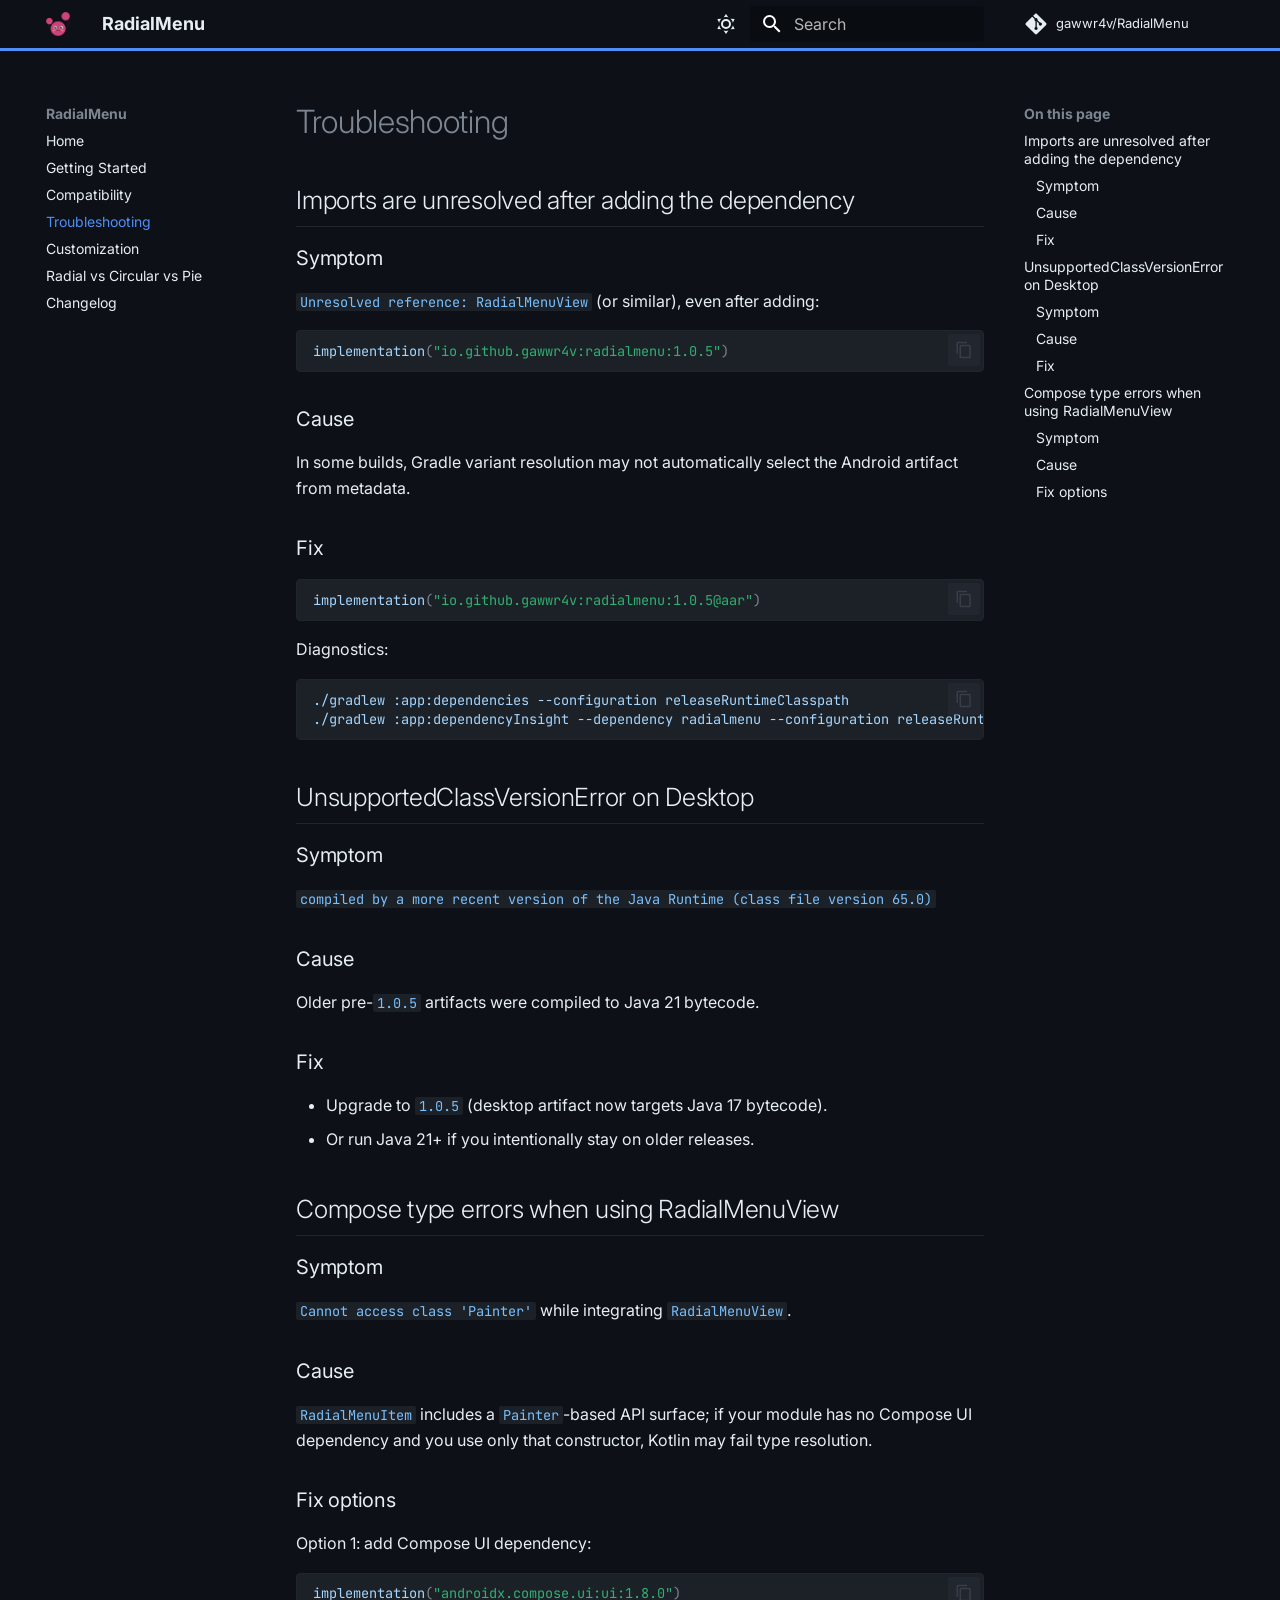
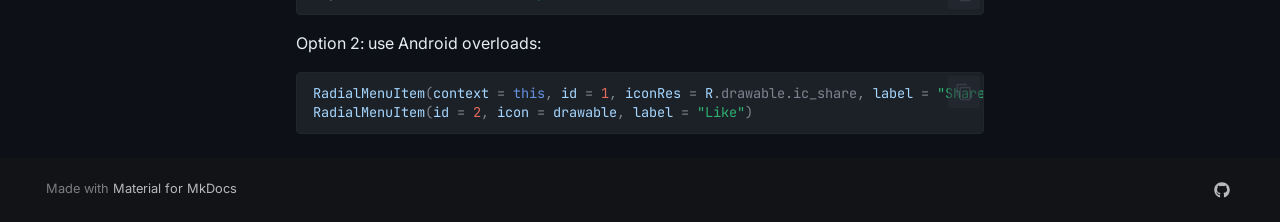
<file: site/troubleshooting/index.html>
<!doctype html><html lang=en class=no-js> <head><meta charset=utf-8><meta name=viewport content="width=device-width,initial-scale=1"><meta name=description content="Common integration issues and fixes for Android and Desktop consumers."><link href=https://gawwr4v.github.io/RadialMenu/troubleshooting/ rel=canonical><link href=../compatibility/ rel=prev><link href=../customization/ rel=next><link rel=icon href=../assets/favicon.png><meta name=generator content="mkdocs-1.6.1, mkdocs-material-9.7.5"><title>Troubleshooting - RadialMenu - RadialMenu</title><link rel=stylesheet href=../assets/stylesheets/main.484c7ddc.min.css><link rel=stylesheet href=../assets/stylesheets/palette.ab4e12ef.min.css><link rel=preconnect href=https://fonts.gstatic.com crossorigin><link rel=stylesheet href="https://fonts.googleapis.com/css?family=Inter:300,300i,400,400i,700,700i%7CJetBrains+Mono:400,400i,700,700i&display=fallback"><style>:root{--md-text-font:"Inter";--md-code-font:"JetBrains Mono"}</style><link rel=stylesheet href=../stylesheets/custom.css><script>__md_scope=new URL("..",location),__md_hash=e=>[...e].reduce(((e,_)=>(e<<5)-e+_.charCodeAt(0)),0),__md_get=(e,_=localStorage,t=__md_scope)=>JSON.parse(_.getItem(t.pathname+"."+e)),__md_set=(e,_,t=localStorage,a=__md_scope)=>{try{t.setItem(a.pathname+"."+e,JSON.stringify(_))}catch(e){}}</script><script id=__analytics>function __md_analytics(){function e(){dataLayer.push(arguments)}window.dataLayer=window.dataLayer||[],e("js",new Date),e("config","G-LD029KLGPK"),document.addEventListener("DOMContentLoaded",(function(){document.forms.search&&document.forms.search.query.addEventListener("blur",(function(){this.value&&e("event","search",{search_term:this.value})}));document$.subscribe((function(){var t=document.forms.feedback;if(void 0!==t)for(var a of t.querySelectorAll("[type=submit]"))a.addEventListener("click",(function(a){a.preventDefault();var n=document.location.pathname,d=this.getAttribute("data-md-value");e("event","feedback",{page:n,data:d}),t.firstElementChild.disabled=!0;var r=t.querySelector(".md-feedback__note [data-md-value='"+d+"']");r&&(r.hidden=!1)})),t.hidden=!1})),location$.subscribe((function(t){e("config","G-LD029KLGPK",{page_path:t.pathname})}))}));var t=document.createElement("script");t.async=!0,t.src="https://www.googletagmanager.com/gtag/js?id=G-LD029KLGPK",document.getElementById("__analytics").insertAdjacentElement("afterEnd",t)}</script><script>"undefined"!=typeof __md_analytics&&__md_analytics()</script></head> <body dir=ltr data-md-color-scheme=slate data-md-color-primary=custom data-md-color-accent=custom> <input class=md-toggle data-md-toggle=drawer type=checkbox id=__drawer autocomplete=off> <input class=md-toggle data-md-toggle=search type=checkbox id=__search autocomplete=off> <label class=md-overlay for=__drawer></label> <div data-md-component=skip> <a href=#troubleshooting class=md-skip> Skip to content </a> </div> <div data-md-component=announce> </div> <header class="md-header md-header--shadow" data-md-component=header> <nav class="md-header__inner md-grid" aria-label=Header> <a href=.. title=RadialMenu class="md-header__button md-logo" aria-label=RadialMenu data-md-component=logo> <img src=../assets/radialMenuLogo.png alt=logo> </a> <label class="md-header__button md-icon" for=__drawer> <svg xmlns=http://www.w3.org/2000/svg viewbox="0 0 24 24"><path d="M3 6h18v2H3zm0 5h18v2H3zm0 5h18v2H3z"/></svg> </label> <div class=md-header__title data-md-component=header-title> <div class=md-header__ellipsis> <div class=md-header__topic> <span class=md-ellipsis> RadialMenu </span> </div> <div class=md-header__topic data-md-component=header-topic> <span class=md-ellipsis> Troubleshooting - RadialMenu </span> </div> </div> </div> <form class=md-header__option data-md-component=palette> <input class=md-option data-md-color-media data-md-color-scheme=slate data-md-color-primary=custom data-md-color-accent=custom aria-label="Switch to light mode" type=radio name=__palette id=__palette_0> <label class="md-header__button md-icon" title="Switch to light mode" for=__palette_1 hidden> <svg xmlns=http://www.w3.org/2000/svg viewbox="0 0 24 24"><path d="M12 7a5 5 0 0 1 5 5 5 5 0 0 1-5 5 5 5 0 0 1-5-5 5 5 0 0 1 5-5m0 2a3 3 0 0 0-3 3 3 3 0 0 0 3 3 3 3 0 0 0 3-3 3 3 0 0 0-3-3m0-7 2.39 3.42C13.65 5.15 12.84 5 12 5s-1.65.15-2.39.42zM3.34 7l4.16-.35A7.2 7.2 0 0 0 5.94 8.5c-.44.74-.69 1.5-.83 2.29zm.02 10 1.76-3.77a7.131 7.131 0 0 0 2.38 4.14zM20.65 7l-1.77 3.79a7.02 7.02 0 0 0-2.38-4.15zm-.01 10-4.14.36c.59-.51 1.12-1.14 1.54-1.86.42-.73.69-1.5.83-2.29zM12 22l-2.41-3.44c.74.27 1.55.44 2.41.44.82 0 1.63-.17 2.37-.44z"/></svg> </label> <input class=md-option data-md-color-media data-md-color-scheme=default data-md-color-primary=custom data-md-color-accent=custom aria-label="Switch to dark mode" type=radio name=__palette id=__palette_1> <label class="md-header__button md-icon" title="Switch to dark mode" for=__palette_0 hidden> <svg xmlns=http://www.w3.org/2000/svg viewbox="0 0 24 24"><path d="m17.75 4.09-2.53 1.94.91 3.06-2.63-1.81-2.63 1.81.91-3.06-2.53-1.94L12.44 4l1.06-3 1.06 3zm3.5 6.91-1.64 1.25.59 1.98-1.7-1.17-1.7 1.17.59-1.98L15.75 11l2.06-.05L18.5 9l.69 1.95zm-2.28 4.95c.83-.08 1.72 1.1 1.19 1.85-.32.45-.66.87-1.08 1.27C15.17 23 8.84 23 4.94 19.07c-3.91-3.9-3.91-10.24 0-14.14.4-.4.82-.76 1.27-1.08.75-.53 1.93.36 1.85 1.19-.27 2.86.69 5.83 2.89 8.02a9.96 9.96 0 0 0 8.02 2.89m-1.64 2.02a12.08 12.08 0 0 1-7.8-3.47c-2.17-2.19-3.33-5-3.49-7.82-2.81 3.14-2.7 7.96.31 10.98 3.02 3.01 7.84 3.12 10.98.31"/></svg> </label> </form> <script>var palette=__md_get("__palette");if(palette&&palette.color){if("(prefers-color-scheme)"===palette.color.media){var media=matchMedia("(prefers-color-scheme: light)"),input=document.querySelector(media.matches?"[data-md-color-media='(prefers-color-scheme: light)']":"[data-md-color-media='(prefers-color-scheme: dark)']");palette.color.media=input.getAttribute("data-md-color-media"),palette.color.scheme=input.getAttribute("data-md-color-scheme"),palette.color.primary=input.getAttribute("data-md-color-primary"),palette.color.accent=input.getAttribute("data-md-color-accent")}for(var[key,value]of Object.entries(palette.color))document.body.setAttribute("data-md-color-"+key,value)}</script> <label class="md-header__button md-icon" for=__search> <svg xmlns=http://www.w3.org/2000/svg viewbox="0 0 24 24"><path d="M9.5 3A6.5 6.5 0 0 1 16 9.5c0 1.61-.59 3.09-1.56 4.23l.27.27h.79l5 5-1.5 1.5-5-5v-.79l-.27-.27A6.52 6.52 0 0 1 9.5 16 6.5 6.5 0 0 1 3 9.5 6.5 6.5 0 0 1 9.5 3m0 2C7 5 5 7 5 9.5S7 14 9.5 14 14 12 14 9.5 12 5 9.5 5"/></svg> </label> <div class=md-search data-md-component=search role=dialog> <label class=md-search__overlay for=__search></label> <div class=md-search__inner role=search> <form class=md-search__form name=search> <input type=text class=md-search__input name=query aria-label=Search placeholder=Search autocapitalize=off autocorrect=off autocomplete=off spellcheck=false data-md-component=search-query required> <label class="md-search__icon md-icon" for=__search> <svg xmlns=http://www.w3.org/2000/svg viewbox="0 0 24 24"><path d="M9.5 3A6.5 6.5 0 0 1 16 9.5c0 1.61-.59 3.09-1.56 4.23l.27.27h.79l5 5-1.5 1.5-5-5v-.79l-.27-.27A6.52 6.52 0 0 1 9.5 16 6.5 6.5 0 0 1 3 9.5 6.5 6.5 0 0 1 9.5 3m0 2C7 5 5 7 5 9.5S7 14 9.5 14 14 12 14 9.5 12 5 9.5 5"/></svg> <svg xmlns=http://www.w3.org/2000/svg viewbox="0 0 24 24"><path d="M20 11v2H8l5.5 5.5-1.42 1.42L4.16 12l7.92-7.92L13.5 5.5 8 11z"/></svg> </label> <nav class=md-search__options aria-label=Search> <button type=reset class="md-search__icon md-icon" title=Clear aria-label=Clear tabindex=-1> <svg xmlns=http://www.w3.org/2000/svg viewbox="0 0 24 24"><path d="M19 6.41 17.59 5 12 10.59 6.41 5 5 6.41 10.59 12 5 17.59 6.41 19 12 13.41 17.59 19 19 17.59 13.41 12z"/></svg> </button> </nav> <div class=md-search__suggest data-md-component=search-suggest></div> </form> <div class=md-search__output> <div class=md-search__scrollwrap tabindex=0 data-md-scrollfix> <div class=md-search-result data-md-component=search-result> <div class=md-search-result__meta> Initializing search </div> <ol class=md-search-result__list role=presentation></ol> </div> </div> </div> </div> </div> <div class=md-header__source> <a href=https://github.com/gawwr4v/RadialMenu title="Go to repository" class=md-source data-md-component=source> <div class="md-source__icon md-icon"> <svg xmlns=http://www.w3.org/2000/svg viewbox="0 0 448 512"><!-- Font Awesome Free 7.1.0 by @fontawesome - https://fontawesome.com License - https://fontawesome.com/license/free (Icons: CC BY 4.0, Fonts: SIL OFL 1.1, Code: MIT License) Copyright 2025 Fonticons, Inc.--><path d="M439.6 236.1 244 40.5c-5.4-5.5-12.8-8.5-20.4-8.5s-15 3-20.4 8.4L162.5 81l51.5 51.5c27.1-9.1 52.7 16.8 43.4 43.7l49.7 49.7c34.2-11.8 61.2 31 35.5 56.7-26.5 26.5-70.2-2.9-56-37.3L240.3 199v121.9c25.3 12.5 22.3 41.8 9.1 55-6.4 6.4-15.2 10.1-24.3 10.1s-17.8-3.6-24.3-10.1c-17.6-17.6-11.1-46.9 11.2-56v-123c-20.8-8.5-24.6-30.7-18.6-45L142.6 101 8.5 235.1C3 240.6 0 247.9 0 255.5s3 15 8.5 20.4l195.6 195.7c5.4 5.4 12.7 8.4 20.4 8.4s15-3 20.4-8.4l194.7-194.7c5.4-5.4 8.4-12.8 8.4-20.4s-3-15-8.4-20.4"/></svg> </div> <div class=md-source__repository> gawwr4v/RadialMenu </div> </a> </div> </nav> </header> <div class=md-container data-md-component=container> <main class=md-main data-md-component=main> <div class="md-main__inner md-grid"> <div class="md-sidebar md-sidebar--primary" data-md-component=sidebar data-md-type=navigation> <div class=md-sidebar__scrollwrap> <div class=md-sidebar__inner> <nav class="md-nav md-nav--primary" aria-label=Navigation data-md-level=0> <label class=md-nav__title for=__drawer> <a href=.. title=RadialMenu class="md-nav__button md-logo" aria-label=RadialMenu data-md-component=logo> <img src=../assets/radialMenuLogo.png alt=logo> </a> RadialMenu </label> <div class=md-nav__source> <a href=https://github.com/gawwr4v/RadialMenu title="Go to repository" class=md-source data-md-component=source> <div class="md-source__icon md-icon"> <svg xmlns=http://www.w3.org/2000/svg viewbox="0 0 448 512"><!-- Font Awesome Free 7.1.0 by @fontawesome - https://fontawesome.com License - https://fontawesome.com/license/free (Icons: CC BY 4.0, Fonts: SIL OFL 1.1, Code: MIT License) Copyright 2025 Fonticons, Inc.--><path d="M439.6 236.1 244 40.5c-5.4-5.5-12.8-8.5-20.4-8.5s-15 3-20.4 8.4L162.5 81l51.5 51.5c27.1-9.1 52.7 16.8 43.4 43.7l49.7 49.7c34.2-11.8 61.2 31 35.5 56.7-26.5 26.5-70.2-2.9-56-37.3L240.3 199v121.9c25.3 12.5 22.3 41.8 9.1 55-6.4 6.4-15.2 10.1-24.3 10.1s-17.8-3.6-24.3-10.1c-17.6-17.6-11.1-46.9 11.2-56v-123c-20.8-8.5-24.6-30.7-18.6-45L142.6 101 8.5 235.1C3 240.6 0 247.9 0 255.5s3 15 8.5 20.4l195.6 195.7c5.4 5.4 12.7 8.4 20.4 8.4s15-3 20.4-8.4l194.7-194.7c5.4-5.4 8.4-12.8 8.4-20.4s-3-15-8.4-20.4"/></svg> </div> <div class=md-source__repository> gawwr4v/RadialMenu </div> </a> </div> <ul class=md-nav__list data-md-scrollfix> <li class=md-nav__item> <a href=.. class=md-nav__link> <span class=md-ellipsis> Home </span> </a> </li> <li class=md-nav__item> <a href=../getting-started/ class=md-nav__link> <span class=md-ellipsis> Getting Started </span> </a> </li> <li class=md-nav__item> <a href=../compatibility/ class=md-nav__link> <span class=md-ellipsis> Compatibility </span> </a> </li> <li class="md-nav__item md-nav__item--active"> <input class="md-nav__toggle md-toggle" type=checkbox id=__toc> <label class="md-nav__link md-nav__link--active" for=__toc> <span class=md-ellipsis> Troubleshooting </span> <span class="md-nav__icon md-icon"></span> </label> <a href=./ class="md-nav__link md-nav__link--active"> <span class=md-ellipsis> Troubleshooting </span> </a> <nav class="md-nav md-nav--secondary" aria-label="On this page"> <label class=md-nav__title for=__toc> <span class="md-nav__icon md-icon"></span> On this page </label> <ul class=md-nav__list data-md-component=toc data-md-scrollfix> <li class=md-nav__item> <a href=#imports-are-unresolved-after-adding-the-dependency class=md-nav__link> <span class=md-ellipsis> Imports are unresolved after adding the dependency </span> </a> <nav class=md-nav aria-label="Imports are unresolved after adding the dependency"> <ul class=md-nav__list> <li class=md-nav__item> <a href=#symptom class=md-nav__link> <span class=md-ellipsis> Symptom </span> </a> </li> <li class=md-nav__item> <a href=#cause class=md-nav__link> <span class=md-ellipsis> Cause </span> </a> </li> <li class=md-nav__item> <a href=#fix class=md-nav__link> <span class=md-ellipsis> Fix </span> </a> </li> </ul> </nav> </li> <li class=md-nav__item> <a href=#unsupportedclassversionerror-on-desktop class=md-nav__link> <span class=md-ellipsis> UnsupportedClassVersionError on Desktop </span> </a> <nav class=md-nav aria-label="UnsupportedClassVersionError on Desktop"> <ul class=md-nav__list> <li class=md-nav__item> <a href=#symptom_1 class=md-nav__link> <span class=md-ellipsis> Symptom </span> </a> </li> <li class=md-nav__item> <a href=#cause_1 class=md-nav__link> <span class=md-ellipsis> Cause </span> </a> </li> <li class=md-nav__item> <a href=#fix_1 class=md-nav__link> <span class=md-ellipsis> Fix </span> </a> </li> </ul> </nav> </li> <li class=md-nav__item> <a href=#compose-type-errors-when-using-radialmenuview class=md-nav__link> <span class=md-ellipsis> Compose type errors when using RadialMenuView </span> </a> <nav class=md-nav aria-label="Compose type errors when using RadialMenuView"> <ul class=md-nav__list> <li class=md-nav__item> <a href=#symptom_2 class=md-nav__link> <span class=md-ellipsis> Symptom </span> </a> </li> <li class=md-nav__item> <a href=#cause_2 class=md-nav__link> <span class=md-ellipsis> Cause </span> </a> </li> <li class=md-nav__item> <a href=#fix-options class=md-nav__link> <span class=md-ellipsis> Fix options </span> </a> </li> </ul> </nav> </li> </ul> </nav> </li> <li class=md-nav__item> <a href=../customization/ class=md-nav__link> <span class=md-ellipsis> Customization </span> </a> </li> <li class=md-nav__item> <a href=../alternatives/ class=md-nav__link> <span class=md-ellipsis> Radial vs Circular vs Pie </span> </a> </li> <li class=md-nav__item> <a href=../changelog/ class=md-nav__link> <span class=md-ellipsis> Changelog </span> </a> </li> </ul> </nav> </div> </div> </div> <div class="md-sidebar md-sidebar--secondary" data-md-component=sidebar data-md-type=toc> <div class=md-sidebar__scrollwrap> <div class=md-sidebar__inner> <nav class="md-nav md-nav--secondary" aria-label="On this page"> <label class=md-nav__title for=__toc> <span class="md-nav__icon md-icon"></span> On this page </label> <ul class=md-nav__list data-md-component=toc data-md-scrollfix> <li class=md-nav__item> <a href=#imports-are-unresolved-after-adding-the-dependency class=md-nav__link> <span class=md-ellipsis> Imports are unresolved after adding the dependency </span> </a> <nav class=md-nav aria-label="Imports are unresolved after adding the dependency"> <ul class=md-nav__list> <li class=md-nav__item> <a href=#symptom class=md-nav__link> <span class=md-ellipsis> Symptom </span> </a> </li> <li class=md-nav__item> <a href=#cause class=md-nav__link> <span class=md-ellipsis> Cause </span> </a> </li> <li class=md-nav__item> <a href=#fix class=md-nav__link> <span class=md-ellipsis> Fix </span> </a> </li> </ul> </nav> </li> <li class=md-nav__item> <a href=#unsupportedclassversionerror-on-desktop class=md-nav__link> <span class=md-ellipsis> UnsupportedClassVersionError on Desktop </span> </a> <nav class=md-nav aria-label="UnsupportedClassVersionError on Desktop"> <ul class=md-nav__list> <li class=md-nav__item> <a href=#symptom_1 class=md-nav__link> <span class=md-ellipsis> Symptom </span> </a> </li> <li class=md-nav__item> <a href=#cause_1 class=md-nav__link> <span class=md-ellipsis> Cause </span> </a> </li> <li class=md-nav__item> <a href=#fix_1 class=md-nav__link> <span class=md-ellipsis> Fix </span> </a> </li> </ul> </nav> </li> <li class=md-nav__item> <a href=#compose-type-errors-when-using-radialmenuview class=md-nav__link> <span class=md-ellipsis> Compose type errors when using RadialMenuView </span> </a> <nav class=md-nav aria-label="Compose type errors when using RadialMenuView"> <ul class=md-nav__list> <li class=md-nav__item> <a href=#symptom_2 class=md-nav__link> <span class=md-ellipsis> Symptom </span> </a> </li> <li class=md-nav__item> <a href=#cause_2 class=md-nav__link> <span class=md-ellipsis> Cause </span> </a> </li> <li class=md-nav__item> <a href=#fix-options class=md-nav__link> <span class=md-ellipsis> Fix options </span> </a> </li> </ul> </nav> </li> </ul> </nav> </div> </div> </div> <div class=md-content data-md-component=content> <article class="md-content__inner md-typeset"> <h1 id=troubleshooting>Troubleshooting<a class=headerlink href=#troubleshooting title="Permanent link">&para;</a></h1> <h2 id=imports-are-unresolved-after-adding-the-dependency>Imports are unresolved after adding the dependency<a class=headerlink href=#imports-are-unresolved-after-adding-the-dependency title="Permanent link">&para;</a></h2> <h3 id=symptom>Symptom<a class=headerlink href=#symptom title="Permanent link">&para;</a></h3> <p><code>Unresolved reference: RadialMenuView</code> (or similar), even after adding:</p> <div class=highlight><pre><span></span><code><a id=__codelineno-0-1 name=__codelineno-0-1 href=#__codelineno-0-1></a><span class=n>implementation</span><span class=p>(</span><span class=s>&quot;io.github.gawwr4v:radialmenu:1.0.5&quot;</span><span class=p>)</span>
</code></pre></div> <h3 id=cause>Cause<a class=headerlink href=#cause title="Permanent link">&para;</a></h3> <p>In some builds, Gradle variant resolution may not automatically select the Android artifact from metadata.</p> <h3 id=fix>Fix<a class=headerlink href=#fix title="Permanent link">&para;</a></h3> <div class=highlight><pre><span></span><code><a id=__codelineno-1-1 name=__codelineno-1-1 href=#__codelineno-1-1></a><span class=n>implementation</span><span class=p>(</span><span class=s>&quot;io.github.gawwr4v:radialmenu:1.0.5@aar&quot;</span><span class=p>)</span>
</code></pre></div> <p>Diagnostics:</p> <div class=highlight><pre><span></span><code><a id=__codelineno-2-1 name=__codelineno-2-1 href=#__codelineno-2-1></a>./gradlew<span class=w> </span>:app:dependencies<span class=w> </span>--configuration<span class=w> </span>releaseRuntimeClasspath
<a id=__codelineno-2-2 name=__codelineno-2-2 href=#__codelineno-2-2></a>./gradlew<span class=w> </span>:app:dependencyInsight<span class=w> </span>--dependency<span class=w> </span>radialmenu<span class=w> </span>--configuration<span class=w> </span>releaseRuntimeClasspath
</code></pre></div> <h2 id=unsupportedclassversionerror-on-desktop>UnsupportedClassVersionError on Desktop<a class=headerlink href=#unsupportedclassversionerror-on-desktop title="Permanent link">&para;</a></h2> <h3 id=symptom_1>Symptom<a class=headerlink href=#symptom_1 title="Permanent link">&para;</a></h3> <p><code>compiled by a more recent version of the Java Runtime (class file version 65.0)</code></p> <h3 id=cause_1>Cause<a class=headerlink href=#cause_1 title="Permanent link">&para;</a></h3> <p>Older pre-<code>1.0.5</code> artifacts were compiled to Java 21 bytecode.</p> <h3 id=fix_1>Fix<a class=headerlink href=#fix_1 title="Permanent link">&para;</a></h3> <ul> <li>Upgrade to <code>1.0.5</code> (desktop artifact now targets Java 17 bytecode).</li> <li>Or run Java 21+ if you intentionally stay on older releases.</li> </ul> <h2 id=compose-type-errors-when-using-radialmenuview>Compose type errors when using RadialMenuView<a class=headerlink href=#compose-type-errors-when-using-radialmenuview title="Permanent link">&para;</a></h2> <h3 id=symptom_2>Symptom<a class=headerlink href=#symptom_2 title="Permanent link">&para;</a></h3> <p><code>Cannot access class 'Painter'</code> while integrating <code>RadialMenuView</code>.</p> <h3 id=cause_2>Cause<a class=headerlink href=#cause_2 title="Permanent link">&para;</a></h3> <p><code>RadialMenuItem</code> includes a <code>Painter</code>-based API surface; if your module has no Compose UI dependency and you use only that constructor, Kotlin may fail type resolution.</p> <h3 id=fix-options>Fix options<a class=headerlink href=#fix-options title="Permanent link">&para;</a></h3> <p>Option 1: add Compose UI dependency:</p> <div class=highlight><pre><span></span><code><a id=__codelineno-3-1 name=__codelineno-3-1 href=#__codelineno-3-1></a><span class=n>implementation</span><span class=p>(</span><span class=s>&quot;androidx.compose.ui:ui:1.8.0&quot;</span><span class=p>)</span>
</code></pre></div> <p>Option 2: use Android overloads:</p> <div class=highlight><pre><span></span><code><a id=__codelineno-4-1 name=__codelineno-4-1 href=#__codelineno-4-1></a><span class=n>RadialMenuItem</span><span class=p>(</span><span class=n>context</span><span class=w> </span><span class=o>=</span><span class=w> </span><span class=k>this</span><span class=p>,</span><span class=w> </span><span class=n>id</span><span class=w> </span><span class=o>=</span><span class=w> </span><span class=m>1</span><span class=p>,</span><span class=w> </span><span class=n>iconRes</span><span class=w> </span><span class=o>=</span><span class=w> </span><span class=n>R</span><span class=p>.</span><span class=na>drawable</span><span class=p>.</span><span class=na>ic_share</span><span class=p>,</span><span class=w> </span><span class=n>label</span><span class=w> </span><span class=o>=</span><span class=w> </span><span class=s>&quot;Share&quot;</span><span class=p>)</span>
<a id=__codelineno-4-2 name=__codelineno-4-2 href=#__codelineno-4-2></a><span class=n>RadialMenuItem</span><span class=p>(</span><span class=n>id</span><span class=w> </span><span class=o>=</span><span class=w> </span><span class=m>2</span><span class=p>,</span><span class=w> </span><span class=n>icon</span><span class=w> </span><span class=o>=</span><span class=w> </span><span class=n>drawable</span><span class=p>,</span><span class=w> </span><span class=n>label</span><span class=w> </span><span class=o>=</span><span class=w> </span><span class=s>&quot;Like&quot;</span><span class=p>)</span>
</code></pre></div> </article> </div> <script>var tabs=__md_get("__tabs");if(Array.isArray(tabs))e:for(var set of document.querySelectorAll(".tabbed-set")){var labels=set.querySelector(".tabbed-labels");for(var tab of tabs)for(var label of labels.getElementsByTagName("label"))if(label.innerText.trim()===tab){var input=document.getElementById(label.htmlFor);input.checked=!0;continue e}}</script> <script>var target=document.getElementById(location.hash.slice(1));target&&target.name&&(target.checked=target.name.startsWith("__tabbed_"))</script> </div> <button type=button class="md-top md-icon" data-md-component=top hidden> <svg xmlns=http://www.w3.org/2000/svg viewbox="0 0 24 24"><path d="M13 20h-2V8l-5.5 5.5-1.42-1.42L12 4.16l7.92 7.92-1.42 1.42L13 8z"/></svg> Back to top </button> </main> <footer class=md-footer> <div class="md-footer-meta md-typeset"> <div class="md-footer-meta__inner md-grid"> <div class=md-copyright> Made with <a href=https://squidfunk.github.io/mkdocs-material/ target=_blank rel=noopener> Material for MkDocs </a> </div> <div class=md-social> <a href=https://github.com/gawwr4v/RadialMenu target=_blank rel=noopener title=github.com class=md-social__link> <svg xmlns=http://www.w3.org/2000/svg viewbox="0 0 512 512"><!-- Font Awesome Free 7.1.0 by @fontawesome - https://fontawesome.com License - https://fontawesome.com/license/free (Icons: CC BY 4.0, Fonts: SIL OFL 1.1, Code: MIT License) Copyright 2025 Fonticons, Inc.--><path d="M173.9 397.4c0 2-2.3 3.6-5.2 3.6-3.3.3-5.6-1.3-5.6-3.6 0-2 2.3-3.6 5.2-3.6 3-.3 5.6 1.3 5.6 3.6m-31.1-4.5c-.7 2 1.3 4.3 4.3 4.9 2.6 1 5.6 0 6.2-2s-1.3-4.3-4.3-5.2c-2.6-.7-5.5.3-6.2 2.3m44.2-1.7c-2.9.7-4.9 2.6-4.6 4.9.3 2 2.9 3.3 5.9 2.6 2.9-.7 4.9-2.6 4.6-4.6-.3-1.9-3-3.2-5.9-2.9M252.8 8C114.1 8 8 113.3 8 252c0 110.9 69.8 205.8 169.5 239.2 12.8 2.3 17.3-5.6 17.3-12.1 0-6.2-.3-40.4-.3-61.4 0 0-70 15-84.7-29.8 0 0-11.4-29.1-27.8-36.6 0 0-22.9-15.7 1.6-15.4 0 0 24.9 2 38.6 25.8 21.9 38.6 58.6 27.5 72.9 20.9 2.3-16 8.8-27.1 16-33.7-55.9-6.2-112.3-14.3-112.3-110.5 0-27.5 7.6-41.3 23.6-58.9-2.6-6.5-11.1-33.3 2.6-67.9 20.9-6.5 69 27 69 27 20-5.6 41.5-8.5 62.8-8.5s42.8 2.9 62.8 8.5c0 0 48.1-33.6 69-27 13.7 34.7 5.2 61.4 2.6 67.9 16 17.7 25.8 31.5 25.8 58.9 0 96.5-58.9 104.2-114.8 110.5 9.2 7.9 17 22.9 17 46.4 0 33.7-.3 75.4-.3 83.6 0 6.5 4.6 14.4 17.3 12.1C436.2 457.8 504 362.9 504 252 504 113.3 391.5 8 252.8 8M105.2 352.9c-1.3 1-1 3.3.7 5.2 1.6 1.6 3.9 2.3 5.2 1 1.3-1 1-3.3-.7-5.2-1.6-1.6-3.9-2.3-5.2-1m-10.8-8.1c-.7 1.3.3 2.9 2.3 3.9 1.6 1 3.6.7 4.3-.7.7-1.3-.3-2.9-2.3-3.9-2-.6-3.6-.3-4.3.7m32.4 35.6c-1.6 1.3-1 4.3 1.3 6.2 2.3 2.3 5.2 2.6 6.5 1 1.3-1.3.7-4.3-1.3-6.2-2.2-2.3-5.2-2.6-6.5-1m-11.4-14.7c-1.6 1-1.6 3.6 0 5.9s4.3 3.3 5.6 2.3c1.6-1.3 1.6-3.9 0-6.2-1.4-2.3-4-3.3-5.6-2"/></svg> </a> </div> </div> </div> </footer> </div> <div class=md-dialog data-md-component=dialog> <div class="md-dialog__inner md-typeset"></div> </div> <script id=__config type=application/json>{"annotate": null, "base": "..", "features": ["navigation.instant", "navigation.tracking", "navigation.top", "search.highlight", "search.suggest", "content.code.copy", "content.tabs.link"], "search": "../assets/javascripts/workers/search.2c215733.min.js", "tags": null, "translations": {"clipboard.copied": "Copied to clipboard", "clipboard.copy": "Copy to clipboard", "search.result.more.one": "1 more on this page", "search.result.more.other": "# more on this page", "search.result.none": "No matching documents", "search.result.one": "1 matching document", "search.result.other": "# matching documents", "search.result.placeholder": "Type to start searching", "search.result.term.missing": "Missing", "select.version": "Select version"}, "version": null}</script> <script src=../assets/javascripts/bundle.79ae519e.min.js></script> </body> </html>
</file>
